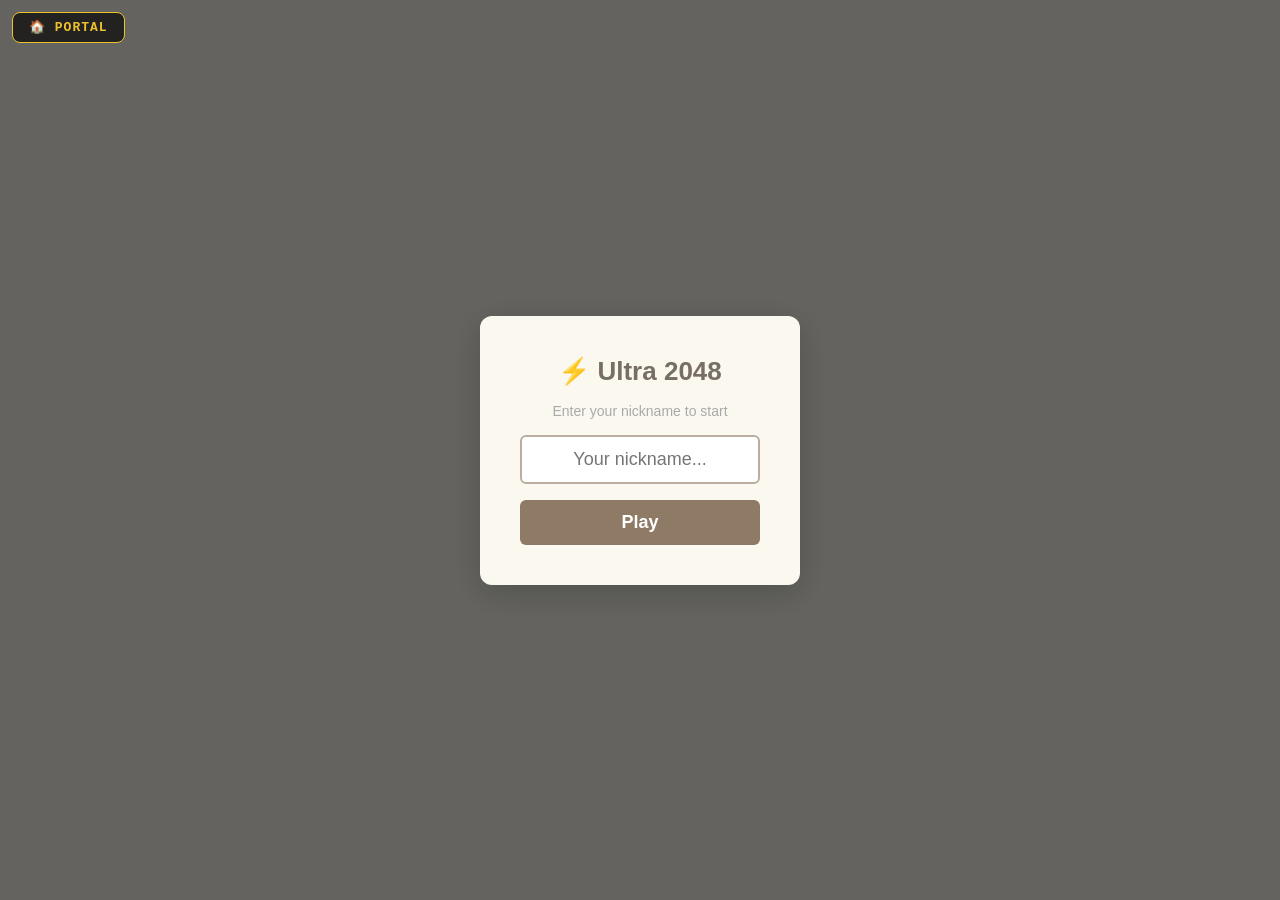
<file: 2048-game/index.html>
<!DOCTYPE html>
<html lang="en">
<head>
    <meta charset="UTF-8">
    <meta name="viewport" content="width=device-width, initial-scale=1.0">
    <title>Ultra 2048</title>
    <link rel="stylesheet" href="style.css">
    <!-- Day/Night propagation from portal -->
    <script>if(localStorage.getItem('portal_daymode')==='true')document.documentElement.setAttribute('data-daymode','true');</script>
</head>
<body>

<!-- NICKNAME OVERLAY -->
<div id="nickname-overlay">
    <div id="nickname-box">
        <h2>⚡ Ultra 2048</h2>
        <p>Enter your nickname to start</p>
        <input type="text" id="nickname-input" placeholder="Your nickname..." maxlength="16" autocomplete="off"/>
        <button id="nickname-btn">Play</button>
    </div>
</div>

<!-- MAIN -->
<div id="main" class="hidden">

    <!-- LEADERBOARD (left) -->
    <div id="leaderboard">
        <h2>🏆 Leaderboard</h2>
        <ol id="leaderboard-list"></ol>
        <a href="../game-portal/index.html" id="portal-link">← Portal</a>
    </div>

    <!-- CENTER -->
    <div id="center-col">

        <!-- HEADER -->
        <div id="header">
            <h1>Ultra 2048</h1>
            <div id="scores">
                <div class="score-box">
                    <div class="score-label">SCORE</div>
                    <div class="score-value" id="score">0</div>
                </div>
                <div class="score-box">
                    <div class="score-label">BEST</div>
                    <div class="score-value" id="best">0</div>
                </div>
                <div class="score-box coin-box">
                    <div class="score-label">COINS</div>
                    <div class="score-value" id="coins">0</div>
                </div>
                <div class="score-box level-box">
                    <div class="score-label">LEVEL</div>
                    <div class="score-value" id="level-val">1</div>
                </div>
            </div>
        </div>

        <!-- PLAYER INFO + XP BAR -->
        <div id="player-row">
            <div id="subtitle">
                Playing as: <span id="player-name"></span>
                <span id="prestige-badge"></span>
            </div>
            <div id="xp-row">
                <span id="xp-label">XP <span id="xp-val">0</span>/<span id="xp-next">100</span></span>
                <div id="xp-bar-bg"><div id="xp-bar-fill"></div></div>
            </div>
        </div>

        <!-- GAME BOARD -->
        <div id="game-board">
            <div id="grid-background"></div>
            <div id="tile-container"></div>
            <div id="message" class="hidden">
                <div id="message-text"></div>
                <button id="restart-btn">Keep Playing</button>
            </div>
            <!-- MILESTONE OVERLAY -->
            <div id="milestone-overlay" class="hidden">
                <div id="milestone-content">
                    <div id="milestone-icon">🏅</div>
                    <div id="milestone-label">LEGENDARY!</div>
                </div>
                <div id="milestone-particles"></div>
            </div>
        </div>

        <!-- ACTION BAR -->
        <div id="action-bar">
            <button id="new-game-btn">New Game</button>
            <button id="bomb-btn" class="action-btn" title="Bomb: remove a tile">💣 Bomb <span id="bomb-count">0</span></button>
            <button id="undo-btn" class="action-btn disabled" title="Undo last move (Ctrl+Z) — up to 3 undos">↩ UNDO (0)</button>
        </div>

        <!-- PRESTIGE SECTION -->
        <div id="prestige-section" class="hidden">
            <div id="prestige-info-row">
                <span id="prestige-desc">⭐ Prestige available! Reset board for a permanent coin multiplier.</span>
            </div>
            <button id="prestige-btn">⭐ PRESTIGE NOW</button>
        </div>

        <!-- SHOP -->
        <div id="shop">
            <h3>🛒 Shop</h3>
            <div id="shop-items">
                <div class="shop-item" id="shop-start-4">
                    <div class="shop-item-info">
                        <span class="shop-name">⬆️ Start at 4</span>
                        <span class="shop-desc">Tiles spawn as 4 instead of 2</span>
                    </div>
                    <button class="shop-btn" data-item="start4" data-cost="5">5 🪙</button>
                </div>
                <div class="shop-item" id="shop-big-chance">
                    <div class="shop-item-info">
                        <span class="shop-name">🎲 Big Spawn</span>
                        <span class="shop-desc">Higher chance for large tiles</span>
                    </div>
                    <button class="shop-btn" data-item="bigchance" data-cost="8">8 🪙</button>
                </div>
                <div class="shop-item" id="shop-bomb">
                    <div class="shop-item-info">
                        <span class="shop-name">💣 Bomb</span>
                        <span class="shop-desc">Remove any tile from the board</span>
                    </div>
                    <button class="shop-btn" data-item="bomb" data-cost="3">3 🪙</button>
                </div>
            </div>
        </div>

        <!-- DAILY TASKS -->
        <div id="daily-panel">
            <div id="daily-header">
                <h3>📅 Daily Tasks</h3>
                <span id="daily-reset-info">Resets at midnight</span>
            </div>
            <div id="daily-list"></div>
        </div>

    </div><!-- #center-col -->

</div><!-- #main -->

<!-- LEVEL UP POPUP -->
<div id="levelup-popup" class="hidden">
    <div id="levelup-content">
        <div id="levelup-icon">⬆️</div>
        <div id="levelup-text">LEVEL UP!</div>
        <div id="levelup-sub"></div>
    </div>
</div>

<style>
/* ── Exit Portal – Ultra 2048 ── */
#exit-portal-btn{position:fixed;top:12px;left:12px;z-index:9999;background:rgba(0,0,0,0.65);border:1px solid #edc22e;border-radius:8px;color:#edc22e;font-family:'Courier New',monospace;font-size:13px;font-weight:700;padding:8px 16px;cursor:pointer;letter-spacing:1px;backdrop-filter:blur(4px);transition:all 0.2s;line-height:1;}
#exit-portal-btn:hover{background:rgba(0,0,0,0.88);box-shadow:0 0 16px rgba(237,194,46,0.55);transform:translateY(-1px);}
#exit-confirm{position:fixed;inset:0;z-index:10000;background:rgba(0,0,0,0.8);display:flex;align-items:center;justify-content:center;backdrop-filter:blur(6px);}
#exit-confirm.hidden{display:none!important;}
#exit-confirm-box{background:rgba(14,12,4,0.98);border:2px solid #edc22e;border-radius:14px;padding:28px 32px;text-align:center;max-width:320px;width:90%;box-shadow:0 0 40px rgba(237,194,46,0.22);font-family:'Courier New',monospace;}
#exit-confirm-icon{font-size:34px;margin-bottom:10px;}
#exit-confirm-title{font-size:17px;font-weight:900;letter-spacing:3px;color:#edc22e;margin-bottom:10px;}
#exit-confirm-msg{font-size:13px;color:#94a3b8;line-height:1.6;margin-bottom:22px;}
#exit-confirm-btns{display:flex;gap:10px;}
#exit-confirm-yes{flex:1;background:rgba(239,68,68,0.12);border:1px solid rgba(239,68,68,0.45);border-radius:8px;color:#ef4444;font-family:'Courier New',monospace;font-size:12px;font-weight:700;letter-spacing:1px;padding:10px 6px;cursor:pointer;transition:all 0.2s;}
#exit-confirm-yes:hover{background:rgba(239,68,68,0.28);box-shadow:0 0 10px rgba(239,68,68,0.3);}
#exit-confirm-no{flex:1;background:rgba(237,194,46,0.1);border:1px solid #edc22e;border-radius:8px;color:#edc22e;font-family:'Courier New',monospace;font-size:12px;font-weight:700;letter-spacing:1px;padding:10px 6px;cursor:pointer;transition:all 0.2s;}
#exit-confirm-no:hover{background:rgba(237,194,46,0.22);}
</style>
<button id="exit-portal-btn">🏠 PORTAL</button>
<div id="exit-confirm" class="hidden">
  <div id="exit-confirm-box">
    <div id="exit-confirm-icon">🚪</div>
    <div id="exit-confirm-title">IESI DIN JOC?</div>
    <div id="exit-confirm-msg">Progresul curent se va salva.</div>
    <div id="exit-confirm-btns">
      <button id="exit-confirm-yes">✓ DA, IESI</button>
      <button id="exit-confirm-no">✗ CONTINUA</button>
    </div>
  </div>
</div>
<script src="../game-portal/sound-engine.js"></script>
<script src="game.js"></script>
</body>
</html>
</file>
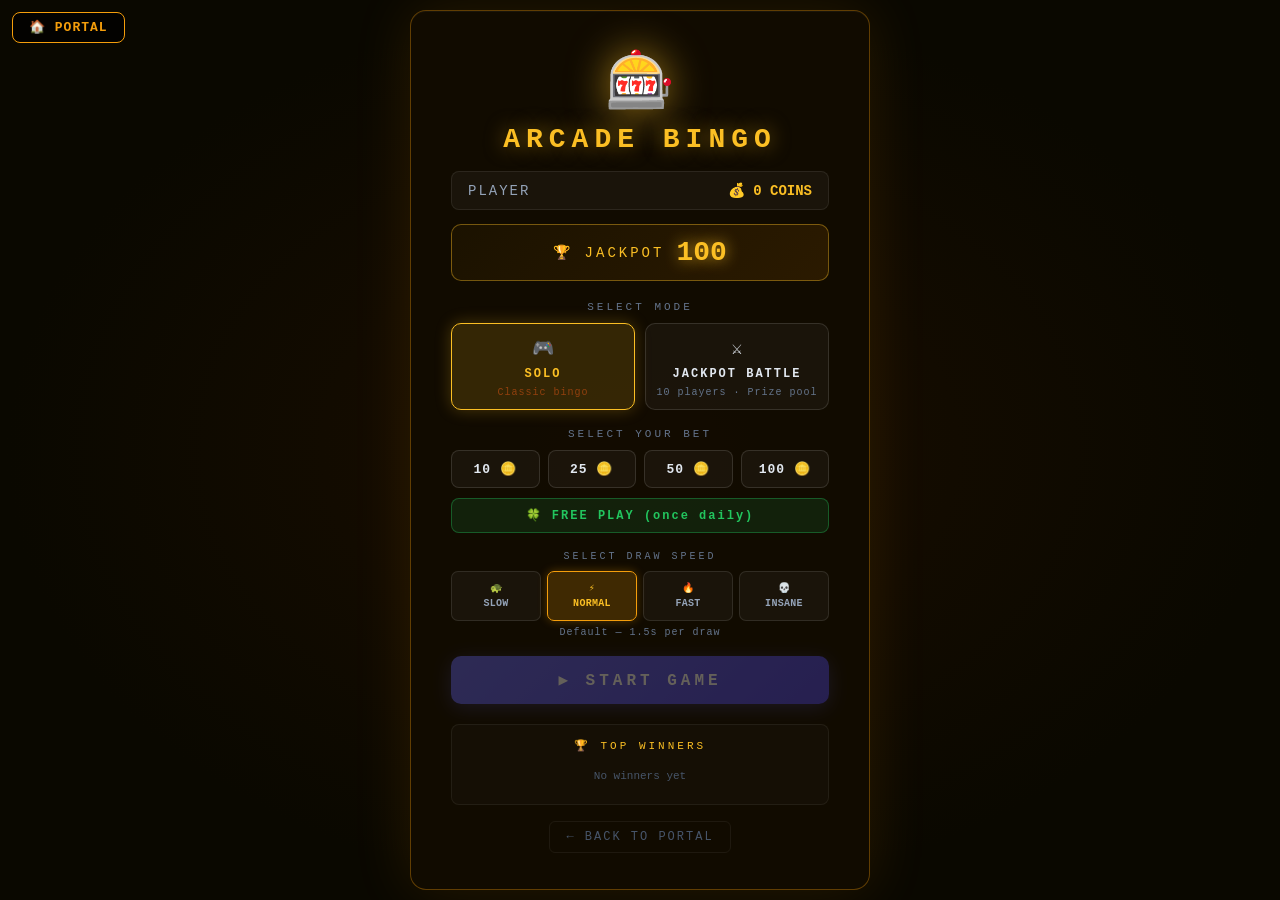
<file: bingo-game/index.html>
<!DOCTYPE html>
<html lang="en">
<head>
  <meta charset="UTF-8">
  <meta name="viewport" content="width=device-width, initial-scale=1.0">
  <title>ARCADE BINGO</title>
  <link rel="stylesheet" href="style.css">
  <!-- Day/Night propagation from portal -->
  <script>if(localStorage.getItem('portal_daymode')==='true')document.documentElement.setAttribute('data-daymode','true');</script>
  <style>html[data-daymode="true"] body { background: #1a1205 !important; }</style>
</head>
<body>

<!-- SCREEN: START -->
<div id="screen-start">
  <div id="start-box">
    <div id="start-logo">🎰</div>
    <h1>ARCADE BINGO</h1>
    <div id="player-info">
      <span id="start-name">PLAYER</span>
      <span id="start-coins">💰 0 COINS</span>
    </div>
    <div id="jackpot-display">
      <span id="jackpot-label">🏆 JACKPOT</span>
      <span id="jackpot-amount">100</span>
    </div>
    <!-- MODE SELECTION -->
    <div id="mode-select">
      <div id="mode-label">SELECT MODE</div>
      <div id="mode-btns">
        <button class="mode-btn selected" data-mode="solo">🎮<br><span>SOLO</span><small>Classic bingo</small></button>
        <button class="mode-btn" data-mode="mp">⚔️<br><span>JACKPOT BATTLE</span><small>10 players · Prize pool</small></button>
      </div>
    </div>

    <!-- SOLO SECTIONS -->
    <div id="solo-sections">
      <div id="bet-section">
        <div id="bet-label">SELECT YOUR BET</div>
        <div id="bet-buttons">
          <button class="bet-btn" data-bet="10">10 🪙</button>
          <button class="bet-btn" data-bet="25">25 🪙</button>
          <button class="bet-btn" data-bet="50">50 🪙</button>
          <button class="bet-btn" data-bet="100">100 🪙</button>
        </div>
        <button id="free-play-btn">🍀 FREE PLAY (once daily)</button>
      </div>
      <div id="speed-section">
        <div id="speed-label">SELECT DRAW SPEED</div>
        <div id="speed-buttons">
          <button class="speed-btn" data-speed="slow">🐢<br>SLOW</button>
          <button class="speed-btn selected" data-speed="normal">⚡<br>NORMAL</button>
          <button class="speed-btn" data-speed="fast">🔥<br>FAST</button>
          <button class="speed-btn" data-speed="insane">💀<br>INSANE</button>
        </div>
        <div id="speed-desc">Default — 1.5s per draw</div>
      </div>
      <div id="extra-card-offer" class="hidden">
        <label class="extra-card-label">
          <input type="checkbox" id="extra-card-check">
          🎰 Use Extra Card? (1 available — win on both!)
        </label>
      </div>
      <button id="start-game-btn" disabled>▶ START GAME</button>
    </div>

    <!-- MP ENTRY -->
    <div id="mp-start-row" class="hidden">
      <div id="mp-start-info">Battle 9 bots for the prize pool. Higher bet = better card odds!</div>
      <button id="enter-lobby-btn">⚔️ ENTER LOBBY</button>
    </div>
    <div id="start-leaderboard">
      <div class="lb-title">🏆 TOP WINNERS</div>
      <div id="start-lb-list"></div>
    </div>
    <a href="../game-portal/index.html" id="portal-back">← BACK TO PORTAL</a>
  </div>
</div>

<!-- SCREEN: GAME -->
<div id="screen-game" class="hidden">
  <div id="game-layout">

    <!-- LEFT: jackpot + history + power cards -->
    <div id="game-left">
      <div id="game-jackpot">
        <div id="gj-label">🏆 JACKPOT</div>
        <div id="gj-amount">100</div>
        <div id="jackpot-tracker" class="jt-possible">🎰 Quick JP: 30 left</div>
      </div>
      <div id="drawn-history">
        <div id="dh-label">LAST DRAWN</div>
        <div id="dh-balls"></div>
      </div>
      <div id="power-cards-panel">
        <div id="pc-label">⚡ POWER CARDS</div>
        <div id="pc-used">0/2 USED</div>
        <div id="pc-list">
          <button class="pc-btn" data-power="peek">🔍 PEEK<br><small>15 🪙</small></button>
          <button class="pc-btn" data-power="daub">✏️ DAUB<br><small>20 🪙</small></button>
          <button class="pc-btn" data-power="swap">🔄 SWAP<br><small>25 🪙</small></button>
          <button class="pc-btn" data-power="rush">⚡ RUSH<br><small>30 🪙</small></button>
          <button class="pc-btn" data-power="lucky">🍀 LUCKY<br><small>50 🪙</small></button>
        </div>
        <div id="peek-preview" class="hidden"></div>
      </div>
    </div>

    <!-- CENTER: card + current number -->
    <div id="game-center">
      <div id="current-draw">
        <div id="cd-letter">B</div>
        <div id="cd-number">--</div>
      </div>
      <div id="bingo-header">
        <span class="bh-col b-col">B</span>
        <span class="bh-col i-col">I</span>
        <span class="bh-col n-col">N</span>
        <span class="bh-col g-col">G</span>
        <span class="bh-col o-col">O</span>
      </div>
      <div id="bingo-cards-wrap">
        <div id="bingo-card-1-col">
          <div class="card-label hidden" id="card-1-label">CARD 1</div>
          <div id="bingo-card"></div>
        </div>
        <div id="bingo-card-2-col" class="hidden">
          <div class="card-label" id="card-2-label">CARD 2</div>
          <div id="bingo-card-2"></div>
        </div>
      </div>
      <div id="win-lines-display"></div>
    </div>

    <!-- RIGHT: stats + bet info -->
    <div id="game-right">
      <div id="gr-coins">
        <div id="grc-label">COINS</div>
        <div id="grc-value">0</div>
      </div>
      <div id="gr-bet">
        <div id="grb-label">BET</div>
        <div id="grb-value">0</div>
      </div>
      <div id="gr-winnings">
        <div id="grw-label">WINNINGS</div>
        <div id="grw-value">0</div>
      </div>
      <div id="gr-lines">
        <div id="grl-label">LINES</div>
        <div id="grl-value">0</div>
      </div>
      <div id="numbers-left">
        <div id="nl-label">NUMBERS LEFT</div>
        <div id="nl-value">75</div>
      </div>
      <button id="speed-toggle-btn">⚡ NORMAL</button>
      <button id="quit-btn">✕ QUIT GAME</button>
    </div>

  </div>
</div>

<!-- SCREEN: RESULT -->
<div id="screen-result" class="hidden">
  <div id="result-box">
    <div id="result-emoji">🎉</div>
    <div id="result-title">GAME OVER</div>
    <div id="result-stats">
      <div class="rs-row"><span>BET</span><span id="res-bet">0</span></div>
      <div class="rs-row"><span>WINNINGS</span><span id="res-win">0</span></div>
      <div class="rs-row highlight"><span>PROFIT</span><span id="res-profit">0</span></div>
      <div class="rs-row"><span>LINES</span><span id="res-lines">0</span></div>
    </div>
    <div id="result-jackpot-msg" class="hidden">🏆 JACKPOT WON!</div>
    <div id="result-btns">
      <button id="play-again-btn">↺ PLAY AGAIN</button>
      <button id="change-bet-btn">💰 CHANGE BET</button>
      <a href="../game-portal/index.html" id="back-portal-btn">← PORTAL</a>
    </div>
  </div>
</div>

<!-- SCREEN: LOBBY -->
<div id="screen-lobby" class="hidden">
  <div id="lobby-box">
    <div id="lobby-title">⚔️ JACKPOT BATTLE</div>
    <div id="lobby-subtitle">Choose your bet tier to enter the arena</div>

    <div id="lobby-tiers">
      <button class="tier-btn" data-tier="0">
        <span class="tier-badge">🥉</span>
        <span class="tier-name">BRONZE</span>
        <span class="tier-cost">10 🪙</span>
        <span class="tier-adv">Standard card</span>
      </button>
      <button class="tier-btn" data-tier="1">
        <span class="tier-badge">🥈</span>
        <span class="tier-name">SILVER</span>
        <span class="tier-cost">25 🪙</span>
        <span class="tier-adv">5 frequent numbers</span>
      </button>
      <button class="tier-btn" data-tier="2">
        <span class="tier-badge">🥇</span>
        <span class="tier-name">GOLD</span>
        <span class="tier-cost">50 🪙</span>
        <span class="tier-adv">10 freq + Speed +10%</span>
      </button>
      <button class="tier-btn" data-tier="3">
        <span class="tier-badge">💎</span>
        <span class="tier-name">DIAMOND</span>
        <span class="tier-cost">100 🪙</span>
        <span class="tier-adv">15 freq + Speed +20% + Peek 3</span>
      </button>
      <button class="tier-btn" data-tier="4">
        <span class="tier-badge">👑</span>
        <span class="tier-name">ROYAL</span>
        <span class="tier-cost">250 🪙</span>
        <span class="tier-adv">20 freq + Speed +30% + Peek 5 + Auto-mark</span>
      </button>
    </div>

    <div id="lobby-prize-wrap">
      <span id="lobby-prize-label">💰 PRIZE POOL</span>
      <span id="lobby-prize-val">0 🪙</span>
    </div>

    <div id="lobby-players-label">PLAYERS JOINING</div>
    <div id="lobby-players-list"></div>

    <div id="lobby-countdown-wrap" class="hidden">
      <div id="lobby-countdown-label">GAME STARTS IN</div>
      <div id="lobby-countdown">5</div>
    </div>

    <button id="lobby-back-btn">← BACK</button>
  </div>
</div>

<!-- SCREEN: MP GAME -->
<div id="screen-mp-game" class="hidden">
  <div id="mp-game-layout">

    <!-- LEFT: prize pool + draw history -->
    <div id="mp-left">
      <div id="mp-prize-pool">
        <div id="mpp-label">💰 PRIZE POOL</div>
        <div id="mpp-value">0</div>
        <div id="mpp-coins">COINS</div>
      </div>
      <div id="mp-draw-display">
        <div id="mp-cd-letter">?</div>
        <div id="mp-cd-number">--</div>
      </div>
      <div id="mp-history">
        <div id="mph-label">LAST DRAWN</div>
        <div id="mph-balls"></div>
      </div>
      <div id="mp-peek-panel" class="hidden">
        <div id="mp-peek-label">👁 NEXT DRAWS</div>
        <div id="mp-peek-balls"></div>
      </div>
      <div id="mp-your-tier"></div>
      <button id="mp-quit-btn">✕ QUIT</button>
    </div>

    <!-- CENTER: player card -->
    <div id="mp-center">
      <div id="mp-you-label">👤 YOU</div>
      <div id="mp-bingo-header">
        <span class="bh-col b-col">B</span>
        <span class="bh-col i-col">I</span>
        <span class="bh-col n-col">N</span>
        <span class="bh-col g-col">G</span>
        <span class="bh-col o-col">O</span>
      </div>
      <div id="mp-bingo-card"></div>
      <div id="mp-win-lines-display"></div>
      <div id="mp-status-bar">
        <span id="mp-numbers-left">75 left</span>
        <span id="mp-your-lines">0 lines</span>
      </div>
    </div>

    <!-- RIGHT: bot mini-cards 3×3 -->
    <div id="mp-right">
      <div id="mp-bots-label">⚔️ OPPONENTS</div>
      <div id="mp-bots-grid"></div>
    </div>

  </div>
</div>

<!-- SCREEN: MP RESULT -->
<div id="screen-mp-result" class="hidden">
  <div id="mp-result-box">
    <div id="mpr-emoji">🏆</div>
    <div id="mpr-title">BATTLE OVER</div>
    <div id="mpr-winner-banner"></div>
    <div id="mpr-stats">
      <div class="mpr-row"><span>YOUR BET</span><span id="mpr-bet">0</span></div>
      <div class="mpr-row highlight"><span>WINNINGS</span><span id="mpr-win">0</span></div>
      <div class="mpr-row"><span>YOUR LINES</span><span id="mpr-lines">0</span></div>
      <div class="mpr-row"><span>NUMBERS DRAWN</span><span id="mpr-drawn">0</span></div>
    </div>
    <div id="mpr-final-standings">
      <div id="mpr-standings-title">FINAL STANDINGS</div>
      <div id="mpr-standings-list"></div>
    </div>
    <div id="mpr-btns">
      <button id="mp-play-again-btn">↺ PLAY AGAIN</button>
      <button id="mp-change-tier-btn">💰 CHANGE TIER</button>
      <button id="mp-go-solo-btn">🎮 SOLO MODE</button>
    </div>
  </div>
</div>

<!-- OVERLAY: WIN POPUP -->
<div id="win-popup" class="hidden">
  <div id="win-popup-box">
    <div id="wp-emoji">🎉</div>
    <div id="wp-title">LINE!</div>
    <div id="wp-amount">+150 COINS</div>
  </div>
</div>

<!-- OVERLAY: JACKPOT -->
<div id="jackpot-overlay" class="hidden">
  <div id="jo-content">
    <div id="jo-title">🏆 JACKPOT! 🏆</div>
    <div id="jo-amount">500</div>
    <div id="jo-sub">COINS</div>
    <div id="jo-reason"></div>
    <div id="confetti-container"></div>
  </div>
</div>

<!-- OVERLAY: FULLHOUSE -->
<div id="fullhouse-overlay" class="hidden">
  <div id="fh-content">
    <div id="fh-text">FULL HOUSE!</div>
    <div id="fh-sub">x10 YOUR BET</div>
  </div>
</div>

<style>
/* ── Exit Portal – Bingo ── */
#exit-portal-btn{position:fixed;top:12px;left:12px;z-index:9999;background:rgba(0,0,0,0.65);border:1px solid #f59e0b;border-radius:8px;color:#f59e0b;font-family:'Courier New',monospace;font-size:13px;font-weight:700;padding:8px 16px;cursor:pointer;letter-spacing:1px;backdrop-filter:blur(4px);transition:all 0.2s;line-height:1;}
#exit-portal-btn:hover{background:rgba(0,0,0,0.88);box-shadow:0 0 16px rgba(245,158,11,0.55);transform:translateY(-1px);}
#exit-confirm{position:fixed;inset:0;z-index:10000;background:rgba(0,0,0,0.8);display:flex;align-items:center;justify-content:center;backdrop-filter:blur(6px);}
#exit-confirm.hidden{display:none!important;}
#exit-confirm-box{background:rgba(14,10,2,0.98);border:2px solid #f59e0b;border-radius:14px;padding:28px 32px;text-align:center;max-width:320px;width:90%;box-shadow:0 0 40px rgba(245,158,11,0.22);font-family:'Courier New',monospace;}
#exit-confirm-icon{font-size:34px;margin-bottom:10px;}
#exit-confirm-title{font-size:17px;font-weight:900;letter-spacing:3px;color:#f59e0b;margin-bottom:10px;}
#exit-confirm-msg{font-size:13px;color:#94a3b8;line-height:1.6;margin-bottom:22px;}
#exit-confirm-btns{display:flex;gap:10px;}
#exit-confirm-yes{flex:1;background:rgba(239,68,68,0.12);border:1px solid rgba(239,68,68,0.45);border-radius:8px;color:#ef4444;font-family:'Courier New',monospace;font-size:12px;font-weight:700;letter-spacing:1px;padding:10px 6px;cursor:pointer;transition:all 0.2s;}
#exit-confirm-yes:hover{background:rgba(239,68,68,0.28);box-shadow:0 0 10px rgba(239,68,68,0.3);}
#exit-confirm-no{flex:1;background:rgba(245,158,11,0.1);border:1px solid #f59e0b;border-radius:8px;color:#f59e0b;font-family:'Courier New',monospace;font-size:12px;font-weight:700;letter-spacing:1px;padding:10px 6px;cursor:pointer;transition:all 0.2s;}
#exit-confirm-no:hover{background:rgba(245,158,11,0.22);}
</style>
<button id="exit-portal-btn">🏠 PORTAL</button>
<div id="exit-confirm" class="hidden">
  <div id="exit-confirm-box">
    <div id="exit-confirm-icon">🚪</div>
    <div id="exit-confirm-title">IESI DIN JOC?</div>
    <div id="exit-confirm-msg">Progresul curent se va salva.</div>
    <div id="exit-confirm-btns">
      <button id="exit-confirm-yes">✓ DA, IESI</button>
      <button id="exit-confirm-no">✗ CONTINUA</button>
    </div>
  </div>
</div>
<script src="../game-portal/sound-engine.js"></script>
<script src="bingo-bg.js"></script>
<script src="game.js"></script>
</body>
</html>
</file>
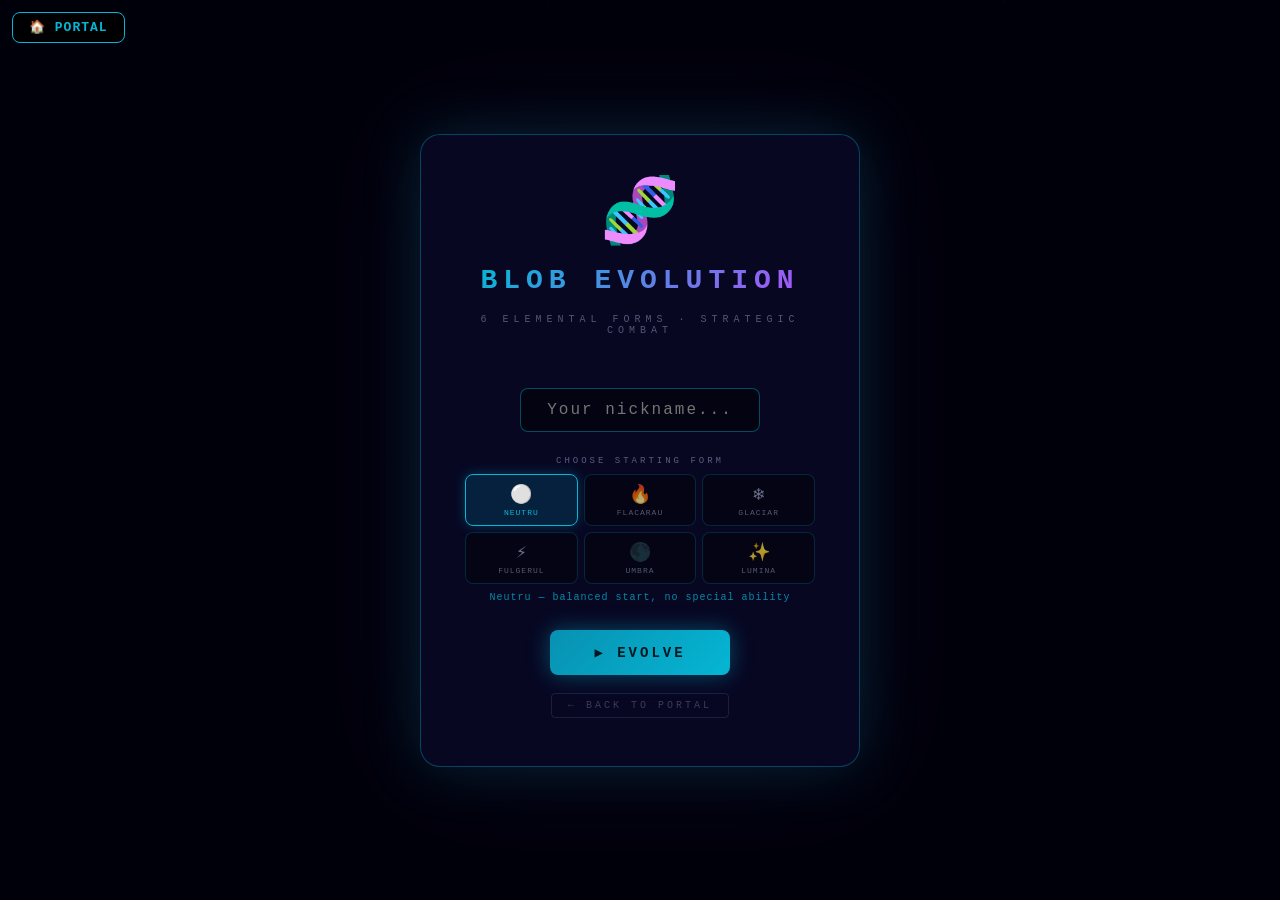
<file: blob-game/index.html>
<!DOCTYPE html>
<html lang="en">
<head>
    <meta charset="UTF-8">
    <meta name="viewport" content="width=device-width, initial-scale=1.0">
    <title>BLOB EVOLUTION</title>
    <link rel="stylesheet" href="style.css">
    <!-- Day/Night propagation from portal -->
    <script>if(localStorage.getItem('portal_daymode')==='true')document.documentElement.setAttribute('data-daymode','true');</script>
    <style>html[data-daymode="true"] body { background: #0a0a1a !important; }</style>
</head>
<body>

<canvas id="canvas"></canvas>

<!-- ══ HUD (top-left) ══ -->
<div id="hud" class="hidden">
    <div class="hud-row"><span class="hud-label">MASS</span><span class="hud-val" id="hud-mass">10</span></div>
    <div class="hud-row"><span class="hud-label">BEST</span><span class="hud-val" id="hud-best">0</span></div>
    <div class="hud-row"><span class="hud-label">TIME</span><span class="hud-val" id="hud-time">0:00</span></div>
    <div class="hud-row">
        <span class="hud-label">FORM</span>
        <span id="hud-form-emoji">⚪</span>
        <span class="hud-val form-name" id="hud-form">NEUTRU</span>
    </div>
    <div class="hud-row hidden" id="hud-prestige-row">
        <span class="hud-label">PRESTIGE</span>
        <span class="hud-val" id="hud-prestige">⭐ P1</span>
    </div>
    <div class="hud-row" id="hud-next-event-row">
        <span class="hud-label" id="hud-next-event-label">BOSS IN</span>
        <span class="hud-val" id="hud-next-event-val" style="color:#ef4444">3:00</span>
    </div>
</div>

<!-- ══ ELEMENT BAR (top-center) ══ -->
<div id="elem-bar" class="hidden">
    <div id="elem-label">ELEMENT POINTS</div>
    <div id="elem-progress-wrap"><div id="elem-progress"></div></div>
    <!-- ultra mass progress (shown when ultra is possible) -->
    <div id="ultra-mass-wrap" class="hidden">
        <div id="ultra-mass-label">⚡ ULTRA MASS</div>
        <div id="elem-progress-wrap"><div id="ultra-mass-progress"></div></div>
        <div id="ultra-mass-count">0 / 500</div>
    </div>
    <div id="elem-count">0 / 50</div>
</div>

<!-- ══ WEAKNESS / STRENGTH (top-right) ══ -->
<div id="ws-panel" class="hidden">
    <div id="ws-weak" class="ws-row hidden">
        <span class="ws-icon">⚠️</span>
        <span class="ws-text">WEAK VS <span id="ws-weak-name"></span></span>
    </div>
    <div id="ws-strong" class="ws-row hidden">
        <span class="ws-icon">💪</span>
        <span class="ws-text">STRONG VS <span id="ws-strong-name"></span></span>
    </div>
</div>

<!-- ══ LEADERBOARD HUD (right) ══ -->
<div id="hud-lb" class="hidden">
    <div class="hud-lb-title">⚡ TOP BLOBS</div>
    <div id="lb-entries"></div>
</div>

<!-- ══ ABILITY BAR (bottom-center) ══ -->
<div id="ability-bar" class="hidden">
    <div id="ability-icon">—</div>
    <div id="ability-info">
        <div id="ability-name">NO ABILITY</div>
        <div id="ability-hint">F / CLICK TO USE</div>
    </div>
    <div id="cooldown-wrap">
        <svg id="cooldown-svg" viewBox="0 0 44 44">
            <circle cx="22" cy="22" r="18" fill="none" stroke="rgba(255,255,255,0.08)" stroke-width="4"/>
            <circle id="cooldown-arc" cx="22" cy="22" r="18" fill="none" stroke="#4ade80" stroke-width="4"
                stroke-dasharray="113.1" stroke-dashoffset="0" stroke-linecap="round"
                transform="rotate(-90 22 22)"/>
        </svg>
        <span id="cooldown-text">READY</span>
    </div>
</div>

<!-- ══ PAUSE ══ -->
<div id="pause-screen" class="hidden">
    <div class="screen-box">
        <div class="screen-title">⏸ PAUSED</div>
        <button class="screen-btn" id="resume-btn">▶ RESUME</button>
        <a href="../game-portal/index.html" class="portal-back">← PORTAL</a>
    </div>
</div>

<!-- ══ START OVERLAY ══ -->
<div id="overlay">
    <div class="overlay-box">
        <div class="ov-emoji">🧬</div>
        <h1>BLOB EVOLUTION</h1>
        <p class="ov-sub">6 ELEMENTAL FORMS · STRATEGIC COMBAT</p>
        <div class="ov-best-row" id="ov-best-row"></div>
        <input type="text" id="nick-input" placeholder="Your nickname..." maxlength="16" autocomplete="off"/>

        <!-- Form Selector -->
        <div id="form-selector">
            <div class="form-sel-label">CHOOSE STARTING FORM</div>
            <div id="form-sel-grid">
                <button class="form-sel-btn" data-form="neutru"   title="Neutru — no ability, balanced">⚪<span>NEUTRU</span></button>
                <button class="form-sel-btn" data-form="flacarau" title="Flacarau — Fire Trail (burns enemies)">🔥<span>FLACARAU</span></button>
                <button class="form-sel-btn" data-form="glaciar"  title="Glaciar — Freeze Pulse (slows all nearby)">❄️<span>GLACIAR</span></button>
                <button class="form-sel-btn" data-form="fulgerul" title="Fulgerul — Teleport (random warp)">⚡<span>FULGERUL</span></button>
                <button class="form-sel-btn" data-form="umbra"    title="Umbra — Invisible (4 seconds)">🌑<span>UMBRA</span></button>
                <button class="form-sel-btn" data-form="lumina"   title="Lumina — Attract (pull nearby crystals)">✨<span>LUMINA</span></button>
            </div>
            <div id="form-sel-desc">Neutru — balanced start, no special ability</div>
        </div>

        <button id="start-btn">▶ EVOLVE</button>
        <a href="../game-portal/index.html" class="portal-back">← BACK TO PORTAL</a>
    </div>
</div>

<!-- ══ GAME OVER ══ -->
<div id="gameover" class="hidden">
    <div class="overlay-box">
        <div class="ov-emoji dead">💀</div>
        <h1>ELIMINATED</h1>
        <div class="go-stats">
            <div class="go-stat"><span class="go-label">MAX MASS</span><span class="go-val" id="go-mass">0</span></div>
            <div class="go-stat"><span class="go-label">FINAL FORM</span><span class="go-val" id="go-form">—</span></div>
            <div class="go-stat"><span class="go-label">TIME</span><span class="go-val" id="go-time">0:00</span></div>
            <div class="go-stat"><span class="go-label">EATEN</span><span class="go-val" id="go-eaten">0</span></div>
        </div>
        <div id="go-newbest" class="hidden">🏆 NEW BEST!</div>
        <button id="play-again-btn">↺ PLAY AGAIN</button>
        <a href="../game-portal/index.html" class="portal-back">← PORTAL</a>
    </div>
</div>

<!-- ══ EVOLUTION FLASH ══ -->
<div id="evo-flash" class="hidden">
    <div id="evo-text">EVOLVED!</div>
    <div id="evo-form-name"></div>
</div>

<!-- ══ BOSS HP BAR (top-center, below elem-bar) ══ -->
<div id="boss-hpbar" class="hidden">
    <span id="boss-form-icon">🔥</span>
    <div id="boss-hp-inner">
        <div id="boss-hp-name">BOSS ELEMENTAL</div>
        <div id="boss-hp-wrap"><div id="boss-hp-fill"></div></div>
        <div id="boss-hp-hits">❤️❤️❤️</div>
    </div>
</div>

<!-- ══ EVENT BANNER ══ -->
<div id="event-banner" class="hidden">
    <div id="event-banner-text">⚠️ VORTEX FORMING!</div>
</div>

<!-- ══ QUEST PANEL (bottom-left) ══ -->
<div id="quest-panel" class="hidden">
    <div id="quest-panel-title">📋 DAILY QUESTS</div>
    <div id="quest-list"></div>
</div>

<!-- ══ PRESTIGE BUTTON ══ -->
<div id="prestige-btn-wrap" class="hidden">
    <button id="prestige-btn">⭐ PRESTIGE NOW</button>
</div>

<!-- ══ PRESTIGE POPUP ══ -->
<div id="prestige-popup" class="hidden">
    <div id="prestige-popup-box">
        <div id="prestige-popup-icon">⭐</div>
        <div id="prestige-popup-title">PRESTIGE</div>
        <div id="prestige-popup-desc">Reset to mass 10. Gain permanent XP multiplier &amp; badge!</div>
        <div id="prestige-rewards"></div>
        <div id="prestige-popup-btns">
            <button id="prestige-confirm">✓ PRESTIGE!</button>
            <button id="prestige-cancel">✗ CANCEL</button>
        </div>
    </div>
</div>

<!-- ══ ACHIEVEMENT POPUP (bottom-right) ══ -->
<div id="ach-popup" class="hidden">
    <div id="ach-popup-icon">🏆</div>
    <div id="ach-popup-content">
        <div id="ach-popup-label">ACHIEVEMENT!</div>
        <div id="ach-popup-name">Name</div>
    </div>
    <div id="ach-popup-xp">+200 XP</div>
</div>

<!-- ══ ULTRA AVAILABLE INDICATOR ══ -->
<div id="ultra-avail" class="hidden">⚡ ULTRA FORM READY — PRESS [E]</div>

<!-- ══ GAME FLASH ══ -->
<div id="game-flash"></div>

<!-- ══ MINIMAP ══ -->
<canvas id="minimap" class="hidden"></canvas>

<style>
/* ── Exit Portal – Blob Evolution ── */
#exit-portal-btn{position:fixed;top:12px;left:12px;z-index:9999;background:rgba(0,0,0,0.65);border:1px solid #06b6d4;border-radius:8px;color:#06b6d4;font-family:'Courier New',monospace;font-size:13px;font-weight:700;padding:8px 16px;cursor:pointer;letter-spacing:1px;backdrop-filter:blur(4px);transition:all 0.2s;line-height:1;}
#exit-portal-btn:hover{background:rgba(0,0,0,0.88);box-shadow:0 0 16px rgba(6,182,212,0.55);transform:translateY(-1px);}
#exit-confirm{position:fixed;inset:0;z-index:10000;background:rgba(0,0,0,0.8);display:flex;align-items:center;justify-content:center;backdrop-filter:blur(6px);}
#exit-confirm.hidden{display:none!important;}
#exit-confirm-box{background:rgba(2,12,14,0.98);border:2px solid #06b6d4;border-radius:14px;padding:28px 32px;text-align:center;max-width:320px;width:90%;box-shadow:0 0 40px rgba(6,182,212,0.22);font-family:'Courier New',monospace;}
#exit-confirm-icon{font-size:34px;margin-bottom:10px;}
#exit-confirm-title{font-size:17px;font-weight:900;letter-spacing:3px;color:#06b6d4;margin-bottom:10px;}
#exit-confirm-msg{font-size:13px;color:#94a3b8;line-height:1.6;margin-bottom:22px;}
#exit-confirm-btns{display:flex;gap:10px;}
#exit-confirm-yes{flex:1;background:rgba(239,68,68,0.12);border:1px solid rgba(239,68,68,0.45);border-radius:8px;color:#ef4444;font-family:'Courier New',monospace;font-size:12px;font-weight:700;letter-spacing:1px;padding:10px 6px;cursor:pointer;transition:all 0.2s;}
#exit-confirm-yes:hover{background:rgba(239,68,68,0.28);box-shadow:0 0 10px rgba(239,68,68,0.3);}
#exit-confirm-no{flex:1;background:rgba(6,182,212,0.1);border:1px solid #06b6d4;border-radius:8px;color:#06b6d4;font-family:'Courier New',monospace;font-size:12px;font-weight:700;letter-spacing:1px;padding:10px 6px;cursor:pointer;transition:all 0.2s;}
#exit-confirm-no:hover{background:rgba(6,182,212,0.22);}
</style>
<button id="exit-portal-btn">🏠 PORTAL</button>
<div id="exit-confirm" class="hidden">
  <div id="exit-confirm-box">
    <div id="exit-confirm-icon">🚪</div>
    <div id="exit-confirm-title">IESI DIN JOC?</div>
    <div id="exit-confirm-msg">Progresul curent se va salva.</div>
    <div id="exit-confirm-btns">
      <button id="exit-confirm-yes">✓ DA, IESI</button>
      <button id="exit-confirm-no">✗ CONTINUA</button>
    </div>
  </div>
</div>
<script src="../game-portal/sound-engine.js"></script>
<script src="game.js"></script>
</body>
</html>
</file>
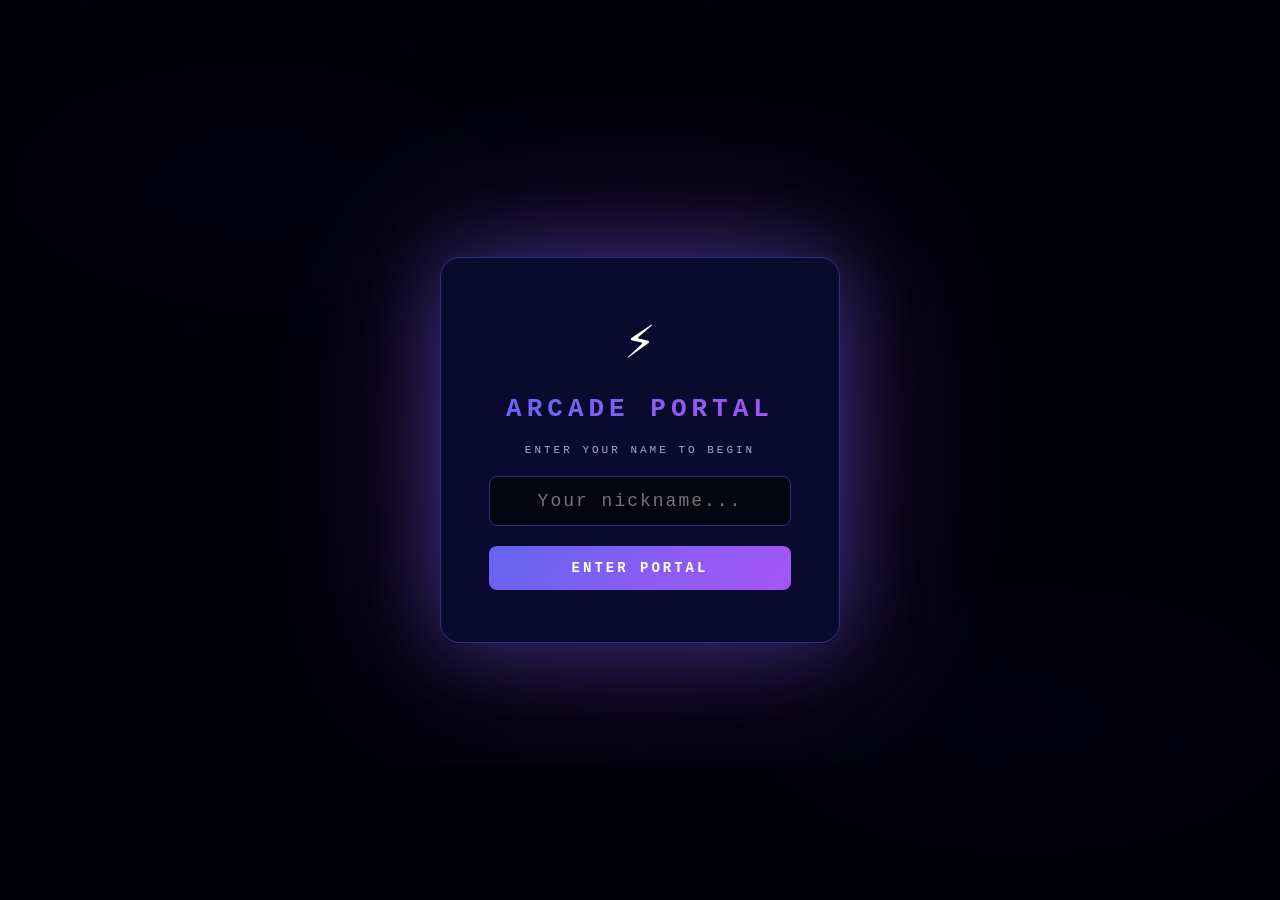
<file: game-portal/index.html>
<!DOCTYPE html>
<html lang="en" data-theme="galaxy">
<head>
    <meta charset="UTF-8">
    <meta name="viewport" content="width=device-width, initial-scale=1.0, viewport-fit=cover">
    <title>ARCADE PORTAL — 6 Games · 1 Identity</title>

    <!-- PWA -->
    <link rel="manifest" href="manifest.json">
    <meta name="theme-color" content="#6366f1">
    <meta name="mobile-web-app-capable" content="yes">
    <meta name="apple-mobile-web-app-capable" content="yes">
    <meta name="apple-mobile-web-app-status-bar-style" content="black-translucent">
    <meta name="apple-mobile-web-app-title" content="ARCADE">
    <link rel="apple-touch-icon" href="icon.svg">
    <link rel="icon" type="image/svg+xml" href="icon.svg">

    <!-- SEO / Social -->
    <meta name="description" content="6 handcrafted browser games — Snake, Ultra 2048, Void Shift, Blob Evolution, Bingo and Tower Rush. 1 unified identity. Infinite competition.">
    <meta property="og:title" content="ARCADE PORTAL">
    <meta property="og:description" content="6 games. 1 identity. Infinite competition. Play now!">
    <meta property="og:type" content="website">
    <meta name="twitter:card" content="summary">
    <meta name="twitter:title" content="ARCADE PORTAL">
    <meta name="twitter:description" content="6 handcrafted browser games. Play free!">

    <link rel="stylesheet" href="style.css">
</head>
<body>

<!-- ══════════════════ NICKNAME OVERLAY ══════════════════ -->
<div id="nickname-overlay">
    <div class="overlay-box">
        <div class="overlay-logo">⚡</div>
        <h2>ARCADE PORTAL</h2>
        <p>ENTER YOUR NAME TO BEGIN</p>
        <input type="text" id="nickname-input" placeholder="Your nickname..." maxlength="16" autocomplete="off"/>
        <button id="nickname-btn">ENTER PORTAL</button>
    </div>
</div>

<!-- ══════════════════ DAILY REWARD POPUP ══════════════════ -->
<div id="daily-popup" class="hidden">
    <div id="daily-box">
        <div id="daily-streak">🔥 DAY <span id="dr-streak-num">1</span> STREAK!</div>
        <div id="daily-title">DAILY REWARD</div>
        <div id="daily-icon">🎁</div>
        <div id="daily-rewards-row">
            <div class="dr-reward-chip">+<span id="dr-xp">10</span> XP</div>
            <div class="dr-reward-chip coins">+<span id="dr-coins">5</span> 🪙</div>
        </div>
        <div id="dr-mult" class="hidden"></div>
        <div id="dr-special" class="hidden">🌟 SPECIAL STREAK BONUS!</div>
        <button id="dr-claim-btn">🎁 CLAIM!</button>
        <div id="dr-next">Next reward tomorrow</div>
    </div>
</div>

<!-- ══════════════════ APP ══════════════════ -->
<div id="app" class="hidden">

    <!-- NAV -->
    <nav id="nav">
        <div id="nav-logo">⚡ ARCADE</div>
        <div id="nav-links">
            <button class="nav-btn active" data-page="home">🏠 HOME</button>
            <button class="nav-btn" data-page="profile">👤 PROFILE</button>
            <button class="nav-btn" data-page="achievements">🏆 ACHIEVEMENTS</button>
            <button class="nav-btn" data-page="stats">📊 STATS</button>
            <button class="nav-btn shop-nav-btn" data-page="shop">🛒 SHOP</button>
            <button class="nav-btn" data-page="settings">⚙️ SETTINGS</button>
        </div>
        <button id="nav-hamburger" onclick="toggleMobileNav()">☰</button>
        <div id="nav-player">
            <button id="pwa-install-btn" class="hidden" title="Install as App" onclick="triggerPWAInstall()">📲 INSTALL</button>
            <button id="mute-btn" title="Toggle sound" onclick="toggleNavMute()">🔊</button>
            <button id="daynight-btn" title="Toggle Day / Night">🌙</button>
            <div id="notif-wrap">
                <button id="notif-bell" onclick="toggleNotifDropdown()">🔔<span id="notif-badge" class="notif-badge hidden">0</span></button>
                <div id="notif-dropdown" class="hidden">
                    <div id="notif-header">
                        <span>🔔 NOTIFICATIONS</span>
                        <button id="notif-mark-read-btn">Mark all read</button>
                    </div>
                    <div id="notif-list"></div>
                </div>
            </div>
            <span id="nav-avatar">🎮</span>
            <span id="nav-name">...</span>
            <span id="nav-level" class="level-badge">LVL 1</span>
            <span id="nav-xp-boost" class="xp-boost-badge hidden">⚡ 2× XP</span>
            <span id="nav-coins" class="nav-coins-badge">0 🪙</span>
        </div>
    </nav>

    <!-- ══ PAGE: HOME ══ -->
    <div id="page-home" class="page active">

        <!-- ══ EPIC HERO ══ -->
        <div id="home-hero">
            <div class="hero-eyebrow">⚡ ARCADE PORTAL</div>
            <h1 id="home-hero-title">
                <span class="ht-line1">PLAY.</span>
                <span class="ht-line2">EVOLVE.</span>
                <span class="ht-line3">DOMINATE.</span>
            </h1>
            <p id="home-hero-sub">6 handcrafted games · 1 unified identity · infinite competition</p>
            <div id="home-hero-chips">
                <div class="hero-chip">🎮 <span id="hchip-games-val">0</span> GAMES PLAYED</div>
                <div class="hero-chip">🏆 <span id="hchip-ach-val">0</span> ACHIEVEMENTS</div>
                <div class="hero-chip gold">🪙 <span id="hchip-coins-val">0</span> COINS</div>
            </div>
        </div>

        <!-- ══ GAMES GRID ══ -->
        <div class="section-divider"><span class="section-divider-text">🎮 CHOOSE YOUR GAME</span></div>

        <div id="games-grid">

            <div class="game-card snake" onclick="openGame('snake')">
                <div class="card-glow"></div>
                <div class="game-tag">CLASSIC</div>
                <div class="game-emoji">🐍</div>
                <div class="game-title">SNAKE</div>
                <div class="game-desc">Classic snake reimagined.<br>Eat, grow, survive.<br>Power-ups &amp; new modes!</div>
                <div class="game-stats">
                    <div class="stat">
                        <span class="stat-label">BEST</span>
                        <span class="stat-value" id="snake-best">0</span>
                    </div>
                    <div class="stat">
                        <span class="stat-label">GAMES</span>
                        <span class="stat-value" id="snake-games">0</span>
                    </div>
                </div>
                <button class="play-btn">▶ PLAY</button>
            </div>

            <div class="game-card ultra" onclick="openGame('ultra')">
                <div class="card-glow"></div>
                <div class="game-tag">PUZZLE</div>
                <div class="game-emoji">🔢</div>
                <div class="game-title">ULTRA 2048</div>
                <div class="game-desc">6×6 grid. Infinite tiles.<br>Shop, combos, prestige.<br>Merge to the cosmos!</div>
                <div class="game-stats">
                    <div class="stat">
                        <span class="stat-label">BEST</span>
                        <span class="stat-value" id="ultra-best">0</span>
                    </div>
                    <div class="stat">
                        <span class="stat-label">COINS</span>
                        <span class="stat-value" id="ultra-coins">0</span>
                    </div>
                </div>
                <button class="play-btn">▶ PLAY</button>
            </div>

            <div class="game-card void" onclick="openGame('void')">
                <div class="card-glow"></div>
                <div class="game-tag">STRATEGY</div>
                <div class="game-emoji">⚡</div>
                <div class="game-title">VOID SHIFT</div>
                <div class="game-desc">Control forces of the void.<br>Chain merges &amp; reactions.<br>Reach COSMOS!</div>
                <div class="game-stats">
                    <div class="stat">
                        <span class="stat-label">BEST</span>
                        <span class="stat-value" id="void-best">0</span>
                    </div>
                    <div class="stat">
                        <span class="stat-label">LEVEL</span>
                        <span class="stat-value" id="void-level">1</span>
                    </div>
                </div>
                <button class="play-btn">▶ PLAY</button>
            </div>

            <div class="game-card blob" onclick="openGame('blob')">
                <div class="card-glow"></div>
                <div class="game-tag">ACTION</div>
                <div class="game-emoji">🧬</div>
                <div class="game-title">BLOB EVOLUTION</div>
                <div class="game-desc">Evolveaza prin forme elementale.<br>Abilitati unice &amp; slabiciuni strategice.<br>6 forme · Combate epic!</div>
                <div class="game-stats">
                    <div class="stat">
                        <span class="stat-label">BEST MASS</span>
                        <span class="stat-value" id="blob-best">0</span>
                    </div>
                    <div class="stat">
                        <span class="stat-label">GAMES</span>
                        <span class="stat-value" id="blob-games">0</span>
                    </div>
                </div>
                <button class="play-btn">▶ PLAY</button>
            </div>

            <div class="game-card bingo" onclick="openGame('bingo')">
                <div class="card-glow"></div>
                <div class="game-tag">LUCK</div>
                <div class="game-emoji">🎰</div>
                <div class="game-title">ARCADE BINGO</div>
                <div class="game-desc">Bet coins, win big.<br>Power cards &amp; jackpots!<br>Full house = JACKPOT!</div>
                <div class="game-stats">
                    <div class="stat">
                        <span class="stat-label">COINS WON</span>
                        <span class="stat-value" id="bingo-best">0</span>
                    </div>
                    <div class="stat">
                        <span class="stat-label">GAMES</span>
                        <span class="stat-value" id="bingo-games">0</span>
                    </div>
                </div>
                <button class="play-btn">▶ PLAY</button>
            </div>

            <div class="game-card tower" onclick="openGame('tower')">
                <div class="card-glow"></div>
                <div class="game-tag">DEFENSE</div>
                <div class="game-emoji">🏰</div>
                <div class="game-title">TOWER RUSH</div>
                <div class="game-desc">Build elemental towers.<br>Defend your base.<br>Survive 10 waves!</div>
                <div class="game-stats">
                    <div class="stat">
                        <span class="stat-label">BEST WAVE</span>
                        <span class="stat-value" id="tower-best">0</span>
                    </div>
                    <div class="stat">
                        <span class="stat-label">KILLS</span>
                        <span class="stat-value" id="tower-kills">0</span>
                    </div>
                </div>
                <button class="play-btn">▶ PLAY</button>
            </div>

        </div>

        <!-- ══ EVENTS & ACTIVITY ══ -->
        <div class="section-divider" style="margin-top:40px"><span class="section-divider-text">📅 EVENTS &amp; ACTIVITY</span></div>

        <!-- SEASONAL BANNER -->
        <div id="seasonal-banner" class="hidden"></div>

        <!-- WEEKLY CROSS-GAME EVENT BANNER -->
        <div id="weekly-event-banner" class="hidden"></div>

        <!-- EVENT BANNER -->
        <div id="event-section" class="hidden">
            <div id="event-header">
                <div id="event-icon-title">
                    <span id="event-icon">🌟</span>
                    <div>
                        <div id="event-name">SUMMER SCORCHER</div>
                        <div id="event-timer-label">Event ends in <span id="event-timer">—</span></div>
                    </div>
                </div>
                <div id="event-shards-display">
                    <span id="event-shards-count">0</span>
                    <span id="event-shard-icon">🔮</span>
                    <span id="event-shards-label">SHARDS</span>
                </div>
            </div>
            <div id="event-quests-row"></div>
            <div id="event-reward-row">
                <div id="event-reward-label">🏆 GRAND REWARD at <span id="event-goal-num">15</span> shards:</div>
                <div id="event-reward-display"></div>
                <div id="event-progress-bar-wrap"><div id="event-progress-bar"></div></div>
            </div>
        </div>

        <!-- SPIN BUTTON (shows when spin available) -->
        <div id="spin-cta" class="hidden" onclick="openSpinWheel()">
            <div id="spin-cta-anim">🎰</div>
            <div id="spin-cta-text">
                <div id="spin-cta-title">DAILY SPIN READY!</div>
                <div id="spin-cta-sub">Spin the wheel for coins, XP &amp; more</div>
            </div>
            <button id="spin-cta-btn">SPIN NOW →</button>
        </div>

        <!-- LOGIN STREAK WIDGET -->
        <div id="streak-widget" class="hidden">
            <div id="streak-widget-header">
                <span id="streak-fire">🔥</span>
                <span id="streak-widget-count">1 Day Streak</span>
                <span id="streak-next-label"></span>
            </div>
            <div id="streak-days-row"></div>
        </div>

        <div id="leaderboard-section">
            <h2 class="section-title">🏆 LEADERBOARD</h2>
            <div id="lb-tabs">
                <button class="lb-tab active-snake" data-game="snake">🐍 SNAKE</button>
                <button class="lb-tab" data-game="ultra">🔢 ULTRA 2048</button>
                <button class="lb-tab" data-game="void">⚡ VOID SHIFT</button>
                <button class="lb-tab" data-game="blob">🧬 BLOB EVO</button>
                <button class="lb-tab" data-game="bingo">🎰 BINGO</button>
            </div>
            <div id="lb-table"></div>
        </div>

        <!-- DAILY CHALLENGES -->
        <div id="daily-challenges-section">
            <div id="dc-header">
                <h2 class="section-title">🎯 DAILY CHALLENGES</h2>
                <div id="dc-reset-info">Resets at midnight</div>
            </div>
            <div id="daily-challenges-grid"></div>
        </div>

        <!-- WEEKLY PROGRESS -->
        <div id="weekly-progress-section">
            <div id="wp-header">
                <h2 class="section-title">📅 YOUR WEEK</h2>
                <div id="wp-week-label"></div>
            </div>
            <div id="weekly-progress-content"></div>
        </div>

        <!-- PORTAL SHOP CTA -->
        <div id="shop-cta" onclick="navigate('shop')">
            <div id="shop-cta-left">
                <div id="shop-cta-title">🛒 PORTAL SHOP</div>
                <div id="shop-cta-sub">XP Boosts · Revives · Extra Cards · Random Tiles</div>
            </div>
            <button id="shop-cta-btn">OPEN SHOP →</button>
        </div>

    </div>

    <!-- ══ PAGE: PROFILE ══ -->
    <div id="page-profile" class="page">
        <div id="profile-header">
            <div id="profile-avatar-wrap">
                <div id="profile-avatar">🎮</div>
                <button id="change-avatar-btn" onclick="openAvatarModal()">CHANGE</button>
            </div>
            <div id="profile-info">
                <h2 id="profile-name">...</h2>
                <div id="streak-row" class="hidden">
                    <span id="streak-display"></span>
                </div>
                <div id="level-row">
                    <span id="level-text">LEVEL 1</span>
                    <span id="xp-text">0 / 100 XP</span>
                </div>
                <div id="xp-bar-bg"><div id="xp-bar"></div></div>
                <div id="profile-badges"></div>
            </div>
        </div>
        <div id="profile-stats-grid"></div>
        <div id="recent-ach-section">
            <h3 class="section-title">RECENT ACHIEVEMENTS</h3>
            <div id="recent-ach-list"></div>
        </div>

        <!-- FRIENDS SECTION -->
        <div id="friends-section">
            <h3 class="section-title" style="margin-top:36px">👥 FRIENDS</h3>
            <div id="friend-code-box">
                <div class="fc-label">YOUR FRIEND CODE</div>
                <div id="friend-code-display">—</div>
                <button id="copy-code-btn">📋 COPY CODE</button>
                <div id="fc-hint">Share this code so friends can add you!</div>
            </div>
            <div id="add-friend-box">
                <input type="text" id="friend-code-input" placeholder="Enter friend code (e.g. MIHAI-4829)" maxlength="22" autocomplete="off"/>
                <button id="add-friend-btn">+ ADD</button>
            </div>
            <div id="friends-list"></div>
        </div>
    </div>

    <!-- ══ PAGE: ACHIEVEMENTS ══ -->
    <div id="page-achievements" class="page">
        <div class="page-hero">
            <h2 class="hero-title" style="font-size:32px">🏆 ACHIEVEMENTS</h2>
            <div id="ach-progress-global"></div>
        </div>
        <div id="ach-filter">
            <button class="ach-filter-btn active" data-cat="all">ALL</button>
            <button class="ach-filter-btn" data-cat="global">🌍 GLOBAL</button>
            <button class="ach-filter-btn" data-cat="snake">🐍 SNAKE</button>
            <button class="ach-filter-btn" data-cat="ultra">🔢 ULTRA 2048</button>
            <button class="ach-filter-btn" data-cat="void">⚡ VOID SHIFT</button>
            <button class="ach-filter-btn" data-cat="blob">🧬 BLOB EVO</button>
            <button class="ach-filter-btn" data-cat="bingo">🎰 BINGO</button>
            <button class="ach-filter-btn" data-cat="tower">🏰 TOWER</button>
        </div>
        <div id="ach-grid"></div>
    </div>

    <!-- ══ PAGE: STATS ══ -->
    <div id="page-stats" class="page">
        <div class="page-hero">
            <h2 class="hero-title" style="font-size:32px">📊 STATISTICS</h2>
            <p class="hero-sub">YOUR COMPLETE ARCADE HISTORY</p>
        </div>
        <div id="stats-overview-cards"></div>
        <div id="stats-per-game-section">
            <h3 class="section-title" style="margin:28px 0 16px">PER GAME BREAKDOWN</h3>
            <div id="stats-per-game-grid"></div>
        </div>
        <div id="stats-records-section">
            <h3 class="section-title" style="margin:28px 0 16px">🏆 PERSONAL RECORDS</h3>
            <div id="stats-records-table"></div>
        </div>
    </div>

    <!-- ══ PAGE: SHOP ══ -->
    <div id="page-shop" class="page">
        <div class="page-hero">
            <h2 class="hero-title" style="font-size:32px">🛒 PORTAL SHOP</h2>
            <p class="hero-sub">SPEND YOUR COINS · POWER UP YOUR GAMES</p>
        </div>
        <div id="shop-balance-row">
            <span class="shop-bal-label">YOUR BALANCE</span>
            <span id="shop-balance-val">0 🪙</span>
        </div>
        <div id="shop-lvl-mult"></div>
        <div id="portal-shop-grid"></div>
    </div>

    <!-- ══ PAGE: SETTINGS ══ -->
    <div id="page-settings" class="page">
        <h2 class="section-title" style="margin-bottom:32px">⚙️ SETTINGS</h2>

        <div class="settings-section">
            <h3 class="settings-label">DISPLAY</h3>
            <div class="daymode-setting-row">
                <div class="daymode-setting-info">
                    <div class="daymode-setting-title">DAY / NIGHT MODE</div>
                    <div class="daymode-setting-sub">Switch between warm daytime and cool night theme.<br>Applies on top of your selected colour theme.</div>
                </div>
                <label class="toggle-switch">
                    <input type="checkbox" id="daymode-toggle">
                    <span class="toggle-slider"></span>
                </label>
            </div>
            <div class="daymode-previews">
                <div class="daymode-preview night-preview">
                    <div class="dp-swatch" style="background:#050510"></div>
                    <div class="dp-swatch" style="background:#6366f1"></div>
                    <div class="dp-swatch" style="background:#0a0a2e"></div>
                    <span class="dp-label">🌙 NIGHT</span>
                </div>
                <div class="daymode-preview day-preview">
                    <div class="dp-swatch" style="background:#f5edd8"></div>
                    <div class="dp-swatch" style="background:#c47820"></div>
                    <div class="dp-swatch" style="background:#ffffff"></div>
                    <span class="dp-label">☀️ DAY</span>
                </div>
            </div>
        </div>

        <div class="settings-section">
            <h3 class="settings-label">THEME</h3>
            <div id="theme-picker">
                <div class="theme-option active" data-theme="galaxy">
                    <div class="theme-preview">
                        <div class="tp-swatch" style="background:linear-gradient(135deg,#6366f1,#a855f7)"></div>
                        <div class="tp-swatch" style="background:#050510"></div>
                        <div class="tp-swatch" style="background:#06b6d4"></div>
                    </div>
                    <span class="theme-name">GALAXY</span>
                    <span class="theme-sub">Dark violet cosmos</span>
                </div>
                <div class="theme-option" data-theme="neon">
                    <div class="theme-preview">
                        <div class="tp-swatch" style="background:#00ff41"></div>
                        <div class="tp-swatch" style="background:#000000"></div>
                        <div class="tp-swatch" style="background:#00ffaa"></div>
                    </div>
                    <span class="theme-name">NEON</span>
                    <span class="theme-sub">Black + electric green</span>
                </div>
                <div class="theme-option" data-theme="sakura">
                    <div class="theme-preview">
                        <div class="tp-swatch" style="background:#ff6b9d"></div>
                        <div class="tp-swatch" style="background:#0d0008"></div>
                        <div class="tp-swatch" style="background:#ffccd5"></div>
                    </div>
                    <span class="theme-name">SAKURA</span>
                    <span class="theme-sub">Japanese pink blossom</span>
                </div>
            </div>
        </div>

        <div class="settings-section">
            <h3 class="settings-label">NICKNAME</h3>
            <div class="settings-row">
                <input type="text" id="settings-nickname" maxlength="16" autocomplete="off"/>
                <button id="save-nickname-btn">SAVE</button>
            </div>
        </div>

        <div class="settings-section">
            <h3 class="settings-label">AVATAR</h3>
            <div id="settings-avatar-grid"></div>
        </div>

        <div class="settings-section">
            <h3 class="settings-label">SOUND</h3>
            <div class="sound-setting-row">
                <div class="sound-setting-info">
                    <div class="sound-setting-title">UI SOUNDS</div>
                    <div class="sound-setting-sub">Click sounds, achievement jingles, level-up tones.</div>
                </div>
                <label class="toggle-switch">
                    <input type="checkbox" id="sound-toggle" checked>
                    <span class="toggle-slider"></span>
                </label>
            </div>
            <div class="sound-volume-row" id="sound-volume-row">
                <span class="vol-label">🔈</span>
                <input type="range" id="volume-slider" min="0" max="100" value="40" step="5">
                <span class="vol-val" id="vol-val">40%</span>
                <button id="test-sound-btn">▶ TEST</button>
            </div>
        </div>

        <div class="settings-section">
            <h3 class="settings-label">KEYBOARD SHORTCUTS</h3>
            <div id="shortcut-list">
                <div class="shortcut-row"><kbd>H</kbd><span>Home</span></div>
                <div class="shortcut-row"><kbd>P</kbd><span>Profile</span></div>
                <div class="shortcut-row"><kbd>A</kbd><span>Achievements</span></div>
                <div class="shortcut-row"><kbd>T</kbd><span>Stats</span></div>
                <div class="shortcut-row"><kbd>S</kbd><span>Shop</span></div>
                <div class="shortcut-row"><kbd>G</kbd><span>Settings</span></div>
                <div class="shortcut-row"><kbd>ESC</kbd><span>Close panel / go home</span></div>
                <div class="shortcut-row"><kbd>D</kbd><span>Toggle Day / Night</span></div>
            </div>
        </div>

        <div class="settings-section danger-zone">
            <h3 class="settings-label">DANGER ZONE</h3>
            <p class="danger-desc">Resetează progresul portalului (achievements, XP, setări). Scorurile din jocuri rămân intacte.</p>
            <button id="reset-progress-btn">⚠️ RESET PORTAL PROGRESS</button>
        </div>
    </div>

</div><!-- #app -->

<!-- ══════════════════ NOTIF CORNER TOAST ══════════════════ -->
<div id="notif-popup">
    <span id="notif-popup-icon">🔔</span>
    <div id="notif-popup-text">Notification</div>
</div>

<!-- ══════════════════ AVATAR MODAL ══════════════════ -->
<div id="avatar-modal" class="modal-overlay hidden">
    <div class="modal-box">
        <h3>CHOOSE YOUR AVATAR</h3>
        <div id="modal-avatar-grid"></div>
        <button id="close-avatar-modal">CLOSE</button>
    </div>
</div>

<!-- ══════════════════ PORTAL TOASTS ══════════════════ -->
<div id="toast-container"></div>

<!-- ══════════════════ TOAST ══════════════════ -->
<div id="toast" class="hidden">
    <div id="toast-icon-wrap"><span id="toast-icon">🏆</span></div>
    <div id="toast-content">
        <div id="toast-title">ACHIEVEMENT UNLOCKED!</div>
        <div id="toast-name">Name here</div>
        <div id="toast-desc">Description</div>
    </div>
    <div id="toast-xp">+50 XP</div>
</div>

<!-- Screen flash (epic achievements) -->
<div id="epic-flash"></div>

<!-- ══════════════════ DAILY SPIN MODAL ══════════════════ -->
<div id="spin-modal" class="modal-overlay hidden">
    <div id="spin-modal-box">
        <div id="spin-modal-title">🎰 DAILY SPIN</div>
        <div id="spin-modal-sub">One free spin per day!</div>
        <div id="spin-wheel-wrap">
            <div id="spin-wheel-pointer">▼</div>
            <canvas id="spin-canvas" width="300" height="300"></canvas>
        </div>
        <div id="spin-result" class="hidden">
            <div id="spin-result-icon"></div>
            <div id="spin-result-text"></div>
        </div>
        <button id="spin-btn">🎰 SPIN!</button>
        <button id="spin-close-btn" class="hidden">CLOSE</button>
    </div>
</div>

<!-- ══════════════════ EVENT REWARD MODAL ══════════════════ -->
<div id="event-reward-modal" class="modal-overlay hidden">
    <div class="modal-box" style="text-align:center;gap:16px">
        <div style="font-size:60px" id="event-reward-emoji">🏅</div>
        <div style="font-size:22px;font-weight:900;letter-spacing:3px;color:var(--accent)">EVENT COMPLETE!</div>
        <div id="event-reward-desc" style="color:#94a3b8;font-size:13px"></div>
        <div id="event-badge-preview" style="font-size:40px;padding:16px;background:rgba(255,255,255,0.05);border-radius:12px;border:1px solid var(--accent)"></div>
        <button id="event-reward-close" onclick="document.getElementById('event-reward-modal').classList.add('hidden')">🎉 AWESOME!</button>
    </div>
</div>

<!-- ══════════════════ MOBILE NAV OVERLAY ══════════════════ -->
<div id="mobile-nav">
    <button id="mobile-nav-close" onclick="toggleMobileNav()">✕</button>
    <button class="nav-btn" data-page="home"         onclick="mobileNavGo('home')">🏠 HOME</button>
    <button class="nav-btn" data-page="profile"      onclick="mobileNavGo('profile')">👤 PROFILE</button>
    <button class="nav-btn" data-page="achievements" onclick="mobileNavGo('achievements')">🏆 ACHIEVEMENTS</button>
    <button class="nav-btn" data-page="stats"        onclick="mobileNavGo('stats')">📊 STATS</button>
    <button class="nav-btn shop-nav-btn" data-page="shop" onclick="mobileNavGo('shop')">🛒 SHOP</button>
    <button class="nav-btn" data-page="settings"     onclick="mobileNavGo('settings')">⚙️ SETTINGS</button>
</div>

<!-- PWA Install Modal -->
<div id="pwa-modal" class="hidden">
    <div id="pwa-modal-box">
        <div id="pwa-modal-icon">📲</div>
        <div id="pwa-modal-title">INSTALL ARCADE</div>
        <div id="pwa-modal-desc">Add ARCADE PORTAL to your home screen for instant access — works offline, no browser bar, loads instantly!</div>
        <div id="pwa-modal-steps">
            <div class="pwa-step"><span class="pwa-step-num">1</span><span>Tap the button below</span></div>
            <div class="pwa-step"><span class="pwa-step-num">2</span><span>Select "Add to Home Screen"</span></div>
            <div class="pwa-step"><span class="pwa-step-num">3</span><span>Open ARCADE like a real app!</span></div>
        </div>
        <div id="pwa-modal-btns">
            <button id="pwa-install-confirm">⚡ INSTALL NOW</button>
            <button id="pwa-install-cancel">Maybe later</button>
        </div>
    </div>
</div>

<script src="sound-engine.js"></script>
<script src="background.js"></script>
<script src="portal.js"></script>

<!-- Service Worker Registration -->
<script>
if ('serviceWorker' in navigator) {
    window.addEventListener('load', () => {
        navigator.serviceWorker.register('/arcade-game/game-portal/sw.js', { scope: '/arcade-game/game-portal/' })
            .then(reg => console.log('[SW] Registered, scope:', reg.scope))
            .catch(err => console.warn('[SW] Registration failed:', err));
    });
}

// PWA Install prompt
let _pwaPrompt = null;
window.addEventListener('beforeinstallprompt', e => {
    e.preventDefault();
    _pwaPrompt = e;
    const btn = document.getElementById('pwa-install-btn');
    if (btn) { btn.classList.remove('hidden'); btn.classList.add('pwa-pulse'); }
});
window.addEventListener('appinstalled', () => {
    const btn = document.getElementById('pwa-install-btn');
    if (btn) btn.classList.add('hidden');
    _pwaPrompt = null;
    if (typeof showPortalToast === 'function')
        showPortalToast('ARCADE installed! Find it on your home screen 🎉', '📲', '#6366f1');
});
function triggerPWAInstall() {
    document.getElementById('pwa-modal').classList.remove('hidden');
}
document.addEventListener('DOMContentLoaded', () => {
    const confirmBtn = document.getElementById('pwa-install-confirm');
    const cancelBtn  = document.getElementById('pwa-install-cancel');
    if (confirmBtn) confirmBtn.addEventListener('click', async () => {
        document.getElementById('pwa-modal').classList.add('hidden');
        if (_pwaPrompt) {
            _pwaPrompt.prompt();
            const { outcome } = await _pwaPrompt.userChoice;
            if (outcome === 'accepted') _pwaPrompt = null;
        }
    });
    if (cancelBtn) cancelBtn.addEventListener('click', () => {
        document.getElementById('pwa-modal').classList.add('hidden');
    });
});
</script>
</body>
</html>
</file>
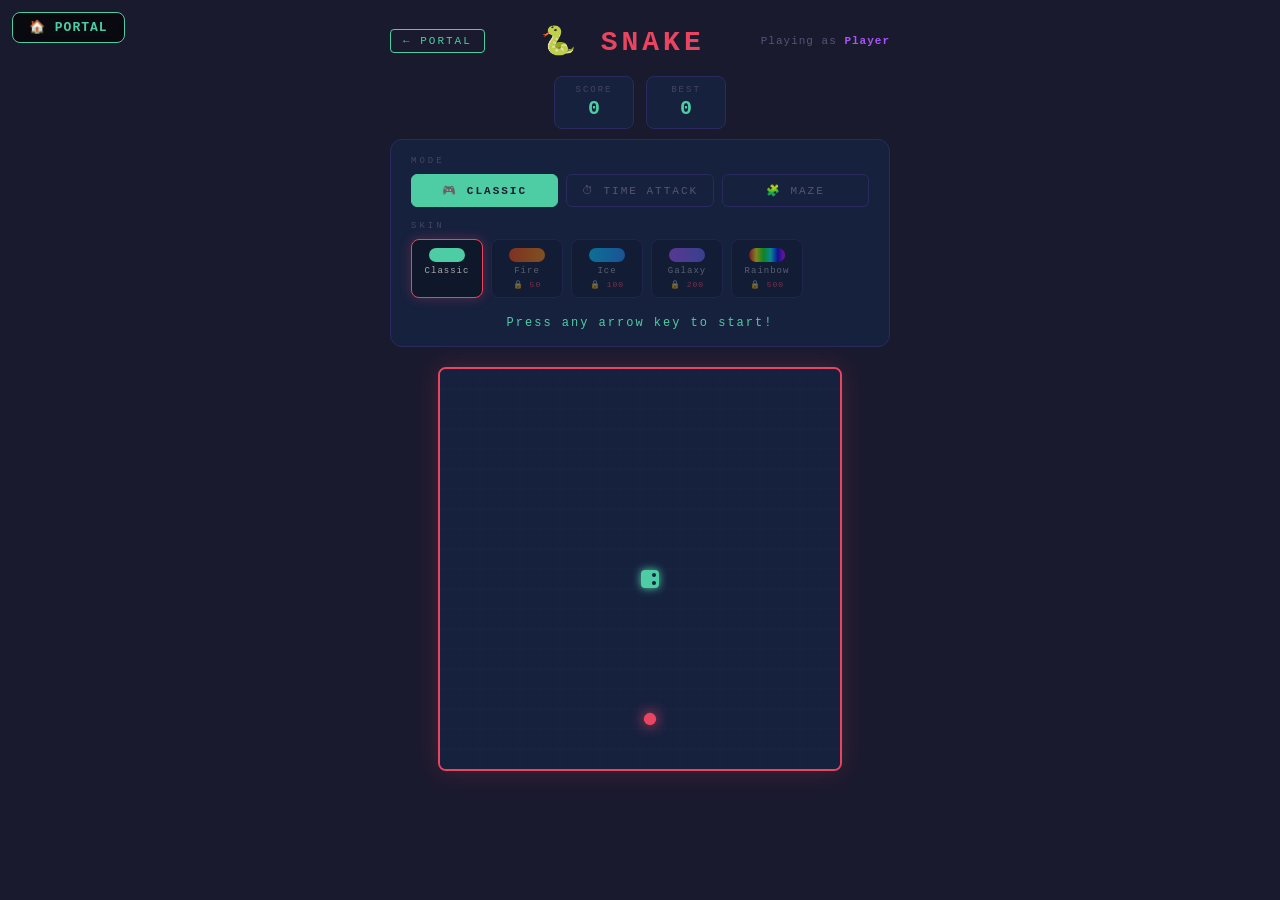
<file: Snake-Game/index.html>
<!DOCTYPE html>
<html lang="en">
<head>
    <meta charset="UTF-8">
    <meta name="viewport" content="width=device-width, initial-scale=1.0">
    <title>🐍 Snake</title>
    <link rel="stylesheet" href="style.css">
    <!-- Day/Night propagation from portal -->
    <script>if(localStorage.getItem('portal_daymode')==='true')document.documentElement.setAttribute('data-daymode','true');</script>
    <style>
        html[data-daymode="true"] body { background: #e8f5e9 !important; }
        html[data-daymode="true"] #game-container { background: #e8f5e9 !important; }
        /* Mobile responsive */
        @media (max-width: 480px) {
            #game-container { padding: 0 4px; }
            #gameCanvas { width: 100% !important; height: auto !important; touch-action: none; }
            #header-bar { padding: 8px 10px; }
            #header-bar h1 { font-size: 16px; }
            #score-board { gap: 6px; }
            .score-item { min-width: 56px; padding: 6px 8px; }
            .score-val  { font-size: 18px; }
            #pre-panel  { padding: 12px; }
            #mode-btns  { flex-wrap: wrap; gap: 6px; }
            .mode-btn   { font-size: 11px; padding: 7px 10px; }
            #skin-grid  { gap: 6px; }
        }
    </style>
</head>
<body>

<div id="game-container">

    <!-- HEADER BAR -->
    <div id="header-bar">
        <a href="../game-portal/index.html" id="back-btn">← PORTAL</a>
        <h1>🐍 SNAKE</h1>
        <div id="player-info">Playing as <span id="player-name">Player</span></div>
    </div>

    <!-- SCORE ROW -->
    <div id="score-board">
        <div class="score-item">
            <span class="score-label">SCORE</span>
            <span id="score" class="score-val">0</span>
        </div>
        <div class="score-item" id="highscore-box">
            <span class="score-label">BEST</span>
            <span id="highscore" class="score-val">0</span>
        </div>
        <div class="score-item" id="timer-box">
            <span class="score-label">TIME</span>
            <span id="timer" class="score-val">60</span>
        </div>
        <div class="score-item" id="ta-best-box">
            <span class="score-label">TA BEST</span>
            <span id="ta-best" class="score-val">0</span>
        </div>
    </div>

    <!-- PRE-GAME PANEL (shown when not running) -->
    <div id="pre-panel">

        <div class="panel-section">
            <div class="section-label">MODE</div>
            <div id="mode-btns">
                <button class="mode-btn active-mode" data-mode="classic">🎮 CLASSIC</button>
                <button class="mode-btn" data-mode="time">⏱ TIME ATTACK</button>
                <button class="mode-btn" data-mode="maze">🧩 MAZE</button>
            </div>
        </div>

        <div class="panel-section">
            <div class="section-label">SKIN</div>
            <div id="skin-grid"></div>
        </div>

        <div id="pre-message">Press any arrow key to start!</div>

    </div>

    <!-- ACTIVE POWER-UP BAR (shown during game) -->
    <div id="powerup-bar"></div>

    <!-- CANVAS -->
    <canvas id="gameCanvas" width="400" height="400"></canvas>

    <!-- TRANSIENT MESSAGES -->
    <div id="message"></div>

</div>

<!-- REVIVE POPUP -->
<div id="revive-popup" class="hidden">
    <div id="revive-box">
        <div id="revive-emoji">💀</div>
        <div id="revive-title">REVIVE AVAILABLE!</div>
        <div id="revive-msg">You have <strong id="revive-count">1</strong> revive remaining.</div>
        <div id="revive-btns">
            <button id="revive-yes-btn">💀 REVIVE!</button>
            <button id="revive-no-btn">Give Up</button>
        </div>
    </div>
</div>
<style>
#revive-popup{position:fixed;inset:0;background:rgba(0,0,0,0.82);display:flex;align-items:center;justify-content:center;z-index:9000;backdrop-filter:blur(8px);}
#revive-popup.hidden{display:none!important;}
#revive-box{background:rgba(4,14,12,0.97);border:2px solid #4ecca3;border-radius:16px;padding:36px 40px;text-align:center;max-width:340px;width:90%;box-shadow:0 0 60px rgba(78,204,163,0.3);font-family:'Courier New',monospace;animation:reviveIn 0.4s cubic-bezier(0.34,1.56,0.64,1);}
@keyframes reviveIn{from{transform:scale(0.7) translateY(-20px);opacity:0;}to{transform:scale(1) translateY(0);opacity:1;}}
#revive-emoji{font-size:54px;margin-bottom:12px;animation:revivePulse 0.8s ease-in-out infinite alternate;}
@keyframes revivePulse{from{filter:drop-shadow(0 0 8px #4ecca3);}to{filter:drop-shadow(0 0 24px #4ecca3);}}
#revive-title{font-size:22px;font-weight:900;letter-spacing:3px;color:#4ecca3;margin-bottom:10px;}
#revive-msg{font-size:13px;color:#94a3b8;line-height:1.6;margin-bottom:22px;}
#revive-msg strong{color:#4ecca3;}
#revive-btns{display:flex;gap:12px;}
#revive-yes-btn{flex:1;padding:13px;background:linear-gradient(135deg,#2a9b7a,#4ecca3);border:none;border-radius:8px;color:#001a14;font-family:'Courier New',monospace;font-size:13px;font-weight:900;letter-spacing:2px;cursor:pointer;transition:all 0.2s;}
#revive-yes-btn:hover{transform:scale(1.04);box-shadow:0 0 20px rgba(78,204,163,0.5);}
#revive-no-btn{flex:1;padding:13px;background:rgba(239,68,68,0.1);border:1px solid rgba(239,68,68,0.4);border-radius:8px;color:#ef4444;font-family:'Courier New',monospace;font-size:13px;font-weight:700;letter-spacing:2px;cursor:pointer;transition:all 0.2s;}
#revive-no-btn:hover{background:rgba(239,68,68,0.2);}
/* ── Exit Portal – Snake ── */
#exit-portal-btn{position:fixed;top:12px;left:12px;z-index:9999;background:rgba(0,0,0,0.65);border:1px solid #4ecca3;border-radius:8px;color:#4ecca3;font-family:'Courier New',monospace;font-size:13px;font-weight:700;padding:8px 16px;cursor:pointer;letter-spacing:1px;backdrop-filter:blur(4px);transition:all 0.2s;line-height:1;}
#exit-portal-btn:hover{background:rgba(0,0,0,0.88);box-shadow:0 0 16px rgba(78,204,163,0.55);transform:translateY(-1px);}
#exit-confirm{position:fixed;inset:0;z-index:10000;background:rgba(0,0,0,0.8);display:flex;align-items:center;justify-content:center;backdrop-filter:blur(6px);}
#exit-confirm.hidden{display:none!important;}
#exit-confirm-box{background:rgba(4,14,12,0.98);border:2px solid #4ecca3;border-radius:14px;padding:28px 32px;text-align:center;max-width:320px;width:90%;box-shadow:0 0 40px rgba(78,204,163,0.22);font-family:'Courier New',monospace;}
#exit-confirm-icon{font-size:34px;margin-bottom:10px;}
#exit-confirm-title{font-size:17px;font-weight:900;letter-spacing:3px;color:#4ecca3;margin-bottom:10px;}
#exit-confirm-msg{font-size:13px;color:#94a3b8;line-height:1.6;margin-bottom:22px;}
#exit-confirm-btns{display:flex;gap:10px;}
#exit-confirm-yes{flex:1;background:rgba(239,68,68,0.12);border:1px solid rgba(239,68,68,0.45);border-radius:8px;color:#ef4444;font-family:'Courier New',monospace;font-size:12px;font-weight:700;letter-spacing:1px;padding:10px 6px;cursor:pointer;transition:all 0.2s;}
#exit-confirm-yes:hover{background:rgba(239,68,68,0.28);box-shadow:0 0 10px rgba(239,68,68,0.3);}
#exit-confirm-no{flex:1;background:rgba(78,204,163,0.1);border:1px solid #4ecca3;border-radius:8px;color:#4ecca3;font-family:'Courier New',monospace;font-size:12px;font-weight:700;letter-spacing:1px;padding:10px 6px;cursor:pointer;transition:all 0.2s;}
#exit-confirm-no:hover{background:rgba(78,204,163,0.22);}
</style>
<button id="exit-portal-btn">🏠 PORTAL</button>
<div id="exit-confirm" class="hidden">
  <div id="exit-confirm-box">
    <div id="exit-confirm-icon">🚪</div>
    <div id="exit-confirm-title">IESI DIN JOC?</div>
    <div id="exit-confirm-msg">Progresul curent se va salva.</div>
    <div id="exit-confirm-btns">
      <button id="exit-confirm-yes">✓ DA, IESI</button>
      <button id="exit-confirm-no">✗ CONTINUA</button>
    </div>
  </div>
</div>
<script src="../game-portal/sound-engine.js"></script>
<script src="game.js"></script>
</body>
</html>
</file>
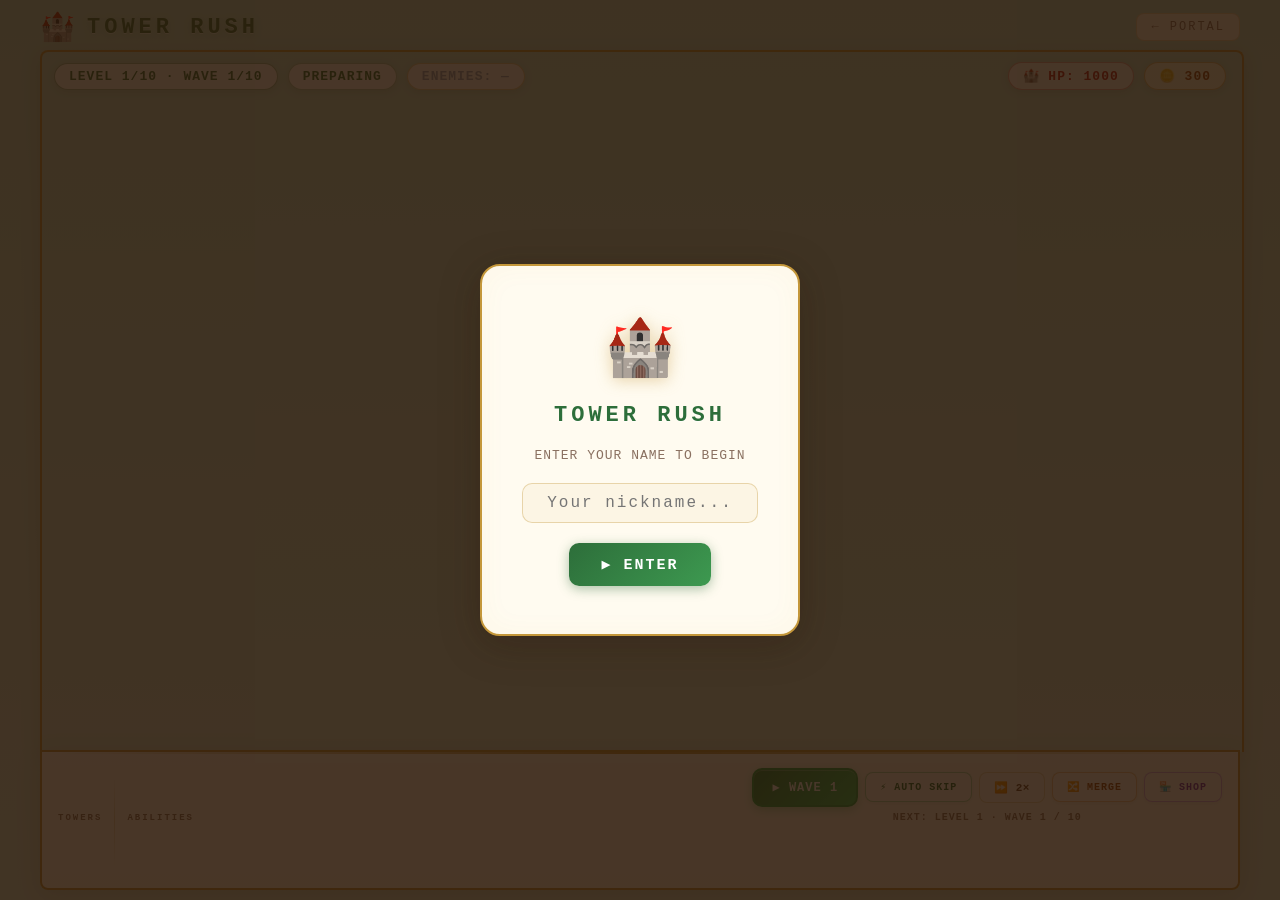
<file: tower-rush/index.html>
<!DOCTYPE html>
<html lang="en">
<head>
  <meta charset="UTF-8">
  <meta name="viewport" content="width=device-width, initial-scale=1.0">
  <title>TOWER RUSH</title>
  <link rel="stylesheet" href="style.css">
</head>
<body>

<!-- ══════════════ NICKNAME OVERLAY ══════════════ -->
<div id="nickname-overlay" class="hidden">
  <div class="nick-box">
    <div class="logo">🏰</div>
    <h2>TOWER RUSH</h2>
    <p>ENTER YOUR NAME TO BEGIN</p>
    <input id="nick-input" type="text" placeholder="Your nickname..." maxlength="16" autocomplete="off"/>
    <button id="nick-submit">▶ ENTER</button>
  </div>
</div>

<!-- ══════════════ TOP BAR ══════════════ -->
<div id="top-bar">
  <div class="title-wrap">
    <span style="font-size:28px">🏰</span>
    <span class="game-title">TOWER RUSH</span>
  </div>
  <a id="back-btn" href="../game-portal/index.html">← PORTAL</a>
</div>

<!-- ══════════════ GAME WRAPPER ══════════════ -->
<div id="game-wrap">

  <!-- Canvas -->
  <canvas id="game-canvas" width="1200" height="700"></canvas>

  <!-- Top HUD overlay -->
  <div id="top-hud">
    <div class="hud-left">
      <div class="hud-pill wave" id="hud-wave">LEVEL 1/10 · WAVE 1/10</div>
      <div class="hud-pill status" id="hud-status">PREPARING</div>
      <div class="hud-pill" id="hud-enemies" style="color:#94a3b8">ENEMIES: —</div>
    </div>
    <div class="hud-right">
      <div class="hud-pill hp" id="hud-hp">🏰 HP: 1000</div>
      <div class="hud-pill coins" id="hud-coins">🪙 300</div>
    </div>
  </div>

  <!-- Boss wave warning -->
  <div id="boss-warning" class="hidden">⚠️ BOSS WAVE!</div>

  <!-- Wave announcement banner -->
  <div id="wave-announce" class="hidden"></div>

  <!-- Airstrike targeting hint -->
  <div id="target-hint" class="hidden">💣 CLICK TO STRIKE TARGET AREA</div>

  <!-- Merge targeting hint -->
  <div id="merge-hint" class="hidden">🔀 SELECT 3 TOWERS OF SAME TYPE &amp; TIER TO MERGE</div>

  <!-- Tower info panel -->
  <div id="tower-panel" class="hidden">
    <h3 style="color:#6366f1">Tower Name</h3>
    <div class="tp-tier-row"></div>
    <div class="tp-level-dots"></div>
    <div class="tp-rows"></div>
    <div class="tp-btns">
      <button class="tp-btn tp-upgrade-btn" onclick="upgradeTower(selectedTowerId)">⬆ UPGRADE</button>
      <button class="tp-btn tp-sell-btn"    onclick="sellTower(selectedTowerId)">💰 SELL</button>
      <button class="tp-btn tp-close-btn"   onclick="closeTowerPanel()">✕ CLOSE</button>
    </div>
  </div>

  <!-- End overlay -->
  <div id="end-overlay" class="hidden"></div>

  <!-- Level complete overlay -->
  <div id="level-overlay" class="hidden">
    <div class="level-box">
      <div class="level-icon">🌟</div>
      <div class="level-title" id="level-title">LEVEL COMPLETE!</div>
      <div class="level-stats" id="level-stats"></div>
      <button id="next-level-btn">▶ NEXT LEVEL</button>
    </div>
  </div>

  <!-- Shop overlay -->
  <div id="shop-overlay" class="hidden">
    <div class="shop-box">
      <div class="shop-title">🏪 TOWER SHOP</div>
      <div class="shop-banner">
        <div class="banner-title">✨ ELEMENTAL BANNER</div>
        <div class="banner-desc">Pull random elemental towers!<br>Guaranteed Rare+ every 10 pulls</div>
        <div class="banner-rates">
          Common 55% · Uncommon 28% · Rare 12% · Epic 4% · Legendary 1%
        </div>
        <div class="banner-btns">
          <button id="pull-1-btn">🎲 1 PULL — 150🪙</button>
          <button id="pull-10-btn">🎲 10 PULLS — 1200🪙</button>
        </div>
        <div id="pull-pity">Pity: <span id="pity-count">0</span> / 10 (guaranteed Rare+ next)</div>
      </div>
      <div class="banner-title" style="margin-top:16px">📦 TOWER INVENTORY</div>
      <div id="tower-inventory" class="tower-inventory">
        <!-- tower cards shown here -->
      </div>
      <div class="shop-close-row">
        <button id="shop-close-btn">✖ CLOSE</button>
      </div>
    </div>
  </div>

</div><!-- #game-wrap -->

<!-- ══════════════ BOTTOM HUD ══════════════ -->
<div id="bottom-hud">

  <!-- Towers section -->
  <div>
    <div class="hud-section-label">TOWERS</div>
    <div id="tower-btns"></div>
  </div>

  <div class="hud-divider"></div>

  <!-- Abilities section -->
  <div>
    <div class="hud-section-label">ABILITIES</div>
    <div id="ability-btns"></div>
  </div>

  <!-- Wave control -->
  <div id="wave-ctrl">
    <div id="wave-ctrl-row">
      <button id="start-wave-btn">▶ WAVE 1</button>
      <button id="auto-skip-btn" title="Automatically sends next wave after 7s">⚡ AUTO SKIP</button>
      <button id="speed-btn" title="Toggle 2× game speed">⏩ 2×</button>
      <button id="merge-btn">🔀 MERGE</button>
      <button id="shop-btn">🏪 SHOP</button>
    </div>
    <div id="wave-label">NEXT: LEVEL 1 · WAVE 1 / 10</div>
    <div id="wave-preview"></div>
    <div id="merge-status"></div>
    <button id="merge-confirm-btn">MERGE →</button>
  </div>

</div><!-- #bottom-hud -->

<div id="achievement-container"></div>

<script src="../game-portal/sound-engine.js"></script>
<script src="game.js"></script>
</body>
</html>
</file>
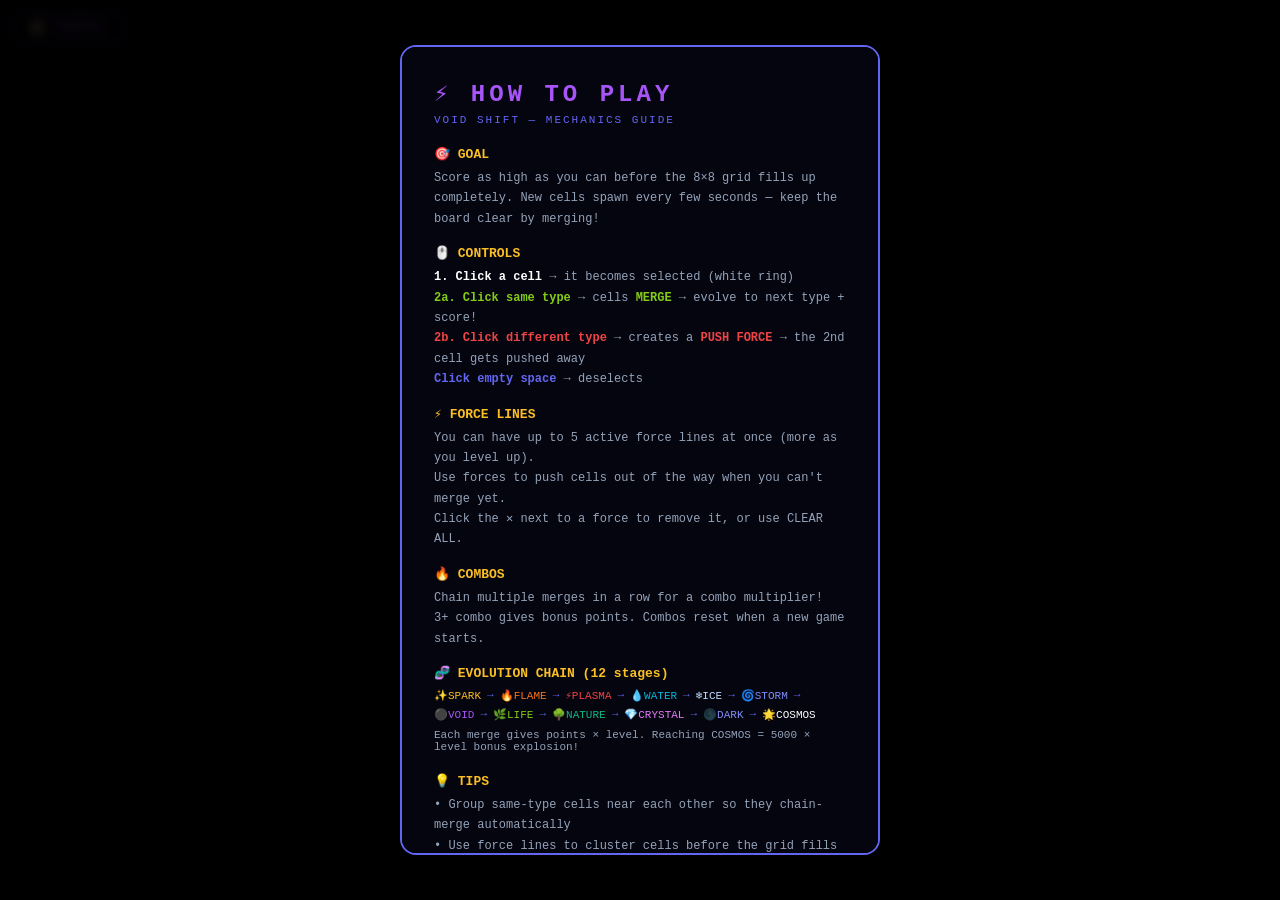
<file: void-shift/index.html>
<!DOCTYPE html>
<html lang="en">
<head>
    <meta charset="UTF-8">
    <meta name="viewport" content="width=device-width, initial-scale=1.0">
    <title>VOID SHIFT</title>
    <link rel="stylesheet" href="style.css">
    <!-- Day/Night propagation from portal -->
    <script>if(localStorage.getItem('portal_daymode')==='true')document.documentElement.setAttribute('data-daymode','true');</script>
    <style>html[data-daymode="true"] body { background: #1a1a2e !important; }</style>
</head>
<body>

<div id="nickname-overlay">
    <div id="nickname-box">
        <h2>⚡ VOID SHIFT</h2>
        <p>Control the forces of the void</p>
        <input type="text" id="nickname-input" placeholder="Enter your name..." maxlength="16"/>
        <button id="nickname-btn">ENTER THE VOID</button>
    </div>
</div>

<div id="main" class="hidden">
    <div id="left-panel">
        <div id="logo">⚡ VOID SHIFT</div>
        <div id="player-info">
            <span id="player-name"></span>
        </div>

        <div class="stat-box">
            <div class="stat-label">SCORE</div>
            <div class="stat-value" id="score">0</div>
        </div>
        <div class="stat-box">
            <div class="stat-label">BEST</div>
            <div class="stat-value" id="best">0</div>
        </div>
        <div class="stat-box">
            <div class="stat-label">LEVEL</div>
            <div class="stat-value" id="level">1</div>
        </div>
        <div class="stat-box">
            <div class="stat-label">LINES LEFT</div>
            <div class="stat-value" id="lines-left">5</div>
        </div>

        <div id="controls-info">
            <div class="legend-title">HOW TO PLAY</div>
            <div class="legend-item">🖱️ Click cell → select</div>
            <div class="legend-item">🔵 Same type → <b>MERGE</b> (evolve!)</div>
            <div class="legend-item">🔴 Diff type → <b>PUSH</b> (move cell)</div>
            <div class="legend-item">⚡ Max 5 push lines active</div>
            <div class="legend-item">💥 Grid full = <b>GAME OVER</b></div>
        </div>

        <button id="help-btn" style="background:rgba(99,102,241,0.15);border:1px solid #6366f1;color:#6366f1;border-radius:8px;padding:8px;font-family:'Courier New',monospace;font-size:12px;cursor:pointer;letter-spacing:1px;margin-top:2px;">❓ HOW TO PLAY</button>
        <button id="new-game-btn">NEW GAME</button>

        <div class="legend-title" style="margin-top:8px">🧬 EVOLUTION</div>
        <div id="evo-chain"></div>

        <div id="leaderboard">
            <div class="legend-title">🏆 LEADERBOARD</div>
            <ol id="leaderboard-list"></ol>
        </div>
    </div>

    <div id="center-panel">
        <canvas id="gameCanvas"></canvas>
        <div id="message" class="hidden">
            <div id="message-text"></div>
            <button id="restart-btn">PLAY AGAIN</button>
        </div>
    </div>

    <div id="right-panel">
        <div class="legend-title">⚡ ACTIVE FORCES</div>
        <div style="font-size:10px;color:#6366f1;margin-bottom:4px;">Click 2 different cells to push one away. Max 5 active forces.</div>
        <div id="force-list"></div>
        <button id="clear-forces-btn">CLEAR ALL FORCES</button>

        <div id="combo-display">
            <div class="legend-title">🔥 COMBO</div>
            <div id="combo-count">0</div>
            <div style="font-size:10px;color:#6366f1;margin-top:2px;">3+ combo = bonus points!</div>
        </div>

        <div id="next-spawn">
            <div class="legend-title">⏱ NEXT SPAWN IN</div>
            <div id="spawn-timer">3s</div>
            <div style="font-size:10px;color:#ef4444;margin-top:2px;">New cells appear — keep grid clear!</div>
        </div>

        <div style="margin-top:12px">
            <div class="legend-title">🧬 MERGE CHAIN</div>
            <div style="font-size:10px;color:#94a3b8;line-height:1.6">
                ✨SPARK → 🔥FLAME → ⚡PLASMA<br>
                → 💧WATER → ❄️ICE → 🌀STORM<br>
                → ⚫VOID → 🌿LIFE → 🌳NATURE<br>
                → 💎CRYSTAL → 🌑DARK → 🌟COSMOS
            </div>
        </div>
    </div>
</div>

<style>
/* ── Exit Portal – Void Shift ── */
#exit-portal-btn{position:fixed;top:12px;left:12px;z-index:9999;background:rgba(0,0,0,0.65);border:1px solid #a855f7;border-radius:8px;color:#a855f7;font-family:'Courier New',monospace;font-size:13px;font-weight:700;padding:8px 16px;cursor:pointer;letter-spacing:1px;backdrop-filter:blur(4px);transition:all 0.2s;line-height:1;}
#exit-portal-btn:hover{background:rgba(0,0,0,0.88);box-shadow:0 0 16px rgba(168,85,247,0.55);transform:translateY(-1px);}
#exit-confirm{position:fixed;inset:0;z-index:10000;background:rgba(0,0,0,0.8);display:flex;align-items:center;justify-content:center;backdrop-filter:blur(6px);}
#exit-confirm.hidden{display:none!important;}
#exit-confirm-box{background:rgba(10,4,14,0.98);border:2px solid #a855f7;border-radius:14px;padding:28px 32px;text-align:center;max-width:320px;width:90%;box-shadow:0 0 40px rgba(168,85,247,0.22);font-family:'Courier New',monospace;}
#exit-confirm-icon{font-size:34px;margin-bottom:10px;}
#exit-confirm-title{font-size:17px;font-weight:900;letter-spacing:3px;color:#a855f7;margin-bottom:10px;}
#exit-confirm-msg{font-size:13px;color:#94a3b8;line-height:1.6;margin-bottom:22px;}
#exit-confirm-btns{display:flex;gap:10px;}
#exit-confirm-yes{flex:1;background:rgba(239,68,68,0.12);border:1px solid rgba(239,68,68,0.45);border-radius:8px;color:#ef4444;font-family:'Courier New',monospace;font-size:12px;font-weight:700;letter-spacing:1px;padding:10px 6px;cursor:pointer;transition:all 0.2s;}
#exit-confirm-yes:hover{background:rgba(239,68,68,0.28);box-shadow:0 0 10px rgba(239,68,68,0.3);}
#exit-confirm-no{flex:1;background:rgba(168,85,247,0.1);border:1px solid #a855f7;border-radius:8px;color:#a855f7;font-family:'Courier New',monospace;font-size:12px;font-weight:700;letter-spacing:1px;padding:10px 6px;cursor:pointer;transition:all 0.2s;}
#exit-confirm-no:hover{background:rgba(168,85,247,0.22);}
</style>
<button id="exit-portal-btn">🏠 PORTAL</button>
<div id="exit-confirm" class="hidden">
  <div id="exit-confirm-box">
    <div id="exit-confirm-icon">🚪</div>
    <div id="exit-confirm-title">IESI DIN JOC?</div>
    <div id="exit-confirm-msg">Progresul curent se va salva.</div>
    <div id="exit-confirm-btns">
      <button id="exit-confirm-yes">✓ DA, IESI</button>
      <button id="exit-confirm-no">✗ CONTINUA</button>
    </div>
  </div>
</div>
<!-- Help Modal -->
<div id="help-modal" class="hidden" style="position:fixed;inset:0;z-index:10000;background:rgba(0,0,0,0.85);display:flex;align-items:center;justify-content:center;backdrop-filter:blur(6px)">
  <div style="background:#050510;border:2px solid #6366f1;border-radius:16px;padding:32px;max-width:480px;width:92%;font-family:'Courier New',monospace;position:relative;max-height:90vh;overflow-y:auto">
    <div style="font-size:24px;font-weight:900;letter-spacing:4px;color:#a855f7;margin-bottom:6px">⚡ HOW TO PLAY</div>
    <div style="font-size:11px;color:#6366f1;margin-bottom:20px;letter-spacing:2px">VOID SHIFT — MECHANICS GUIDE</div>

    <div style="margin-bottom:16px">
      <div style="color:#fbbf24;font-weight:700;margin-bottom:6px;font-size:13px">🎯 GOAL</div>
      <div style="color:#94a3b8;font-size:12px;line-height:1.7">Score as high as you can before the 8×8 grid fills up completely. New cells spawn every few seconds — keep the board clear by merging!</div>
    </div>

    <div style="margin-bottom:16px">
      <div style="color:#fbbf24;font-weight:700;margin-bottom:6px;font-size:13px">🖱️ CONTROLS</div>
      <div style="color:#94a3b8;font-size:12px;line-height:1.7">
        <b style="color:#fff">1. Click a cell</b> → it becomes selected (white ring)<br>
        <b style="color:#84cc16">2a. Click same type</b> → cells <b style="color:#84cc16">MERGE</b> → evolve to next type + score!<br>
        <b style="color:#ef4444">2b. Click different type</b> → creates a <b style="color:#ef4444">PUSH FORCE</b> → the 2nd cell gets pushed away<br>
        <b style="color:#6366f1">Click empty space</b> → deselects
      </div>
    </div>

    <div style="margin-bottom:16px">
      <div style="color:#fbbf24;font-weight:700;margin-bottom:6px;font-size:13px">⚡ FORCE LINES</div>
      <div style="color:#94a3b8;font-size:12px;line-height:1.7">
        You can have up to 5 active force lines at once (more as you level up).<br>
        Use forces to push cells out of the way when you can't merge yet.<br>
        Click the ✕ next to a force to remove it, or use CLEAR ALL.
      </div>
    </div>

    <div style="margin-bottom:16px">
      <div style="color:#fbbf24;font-weight:700;margin-bottom:6px;font-size:13px">🔥 COMBOS</div>
      <div style="color:#94a3b8;font-size:12px;line-height:1.7">
        Chain multiple merges in a row for a combo multiplier!<br>
        3+ combo gives bonus points. Combos reset when a new game starts.
      </div>
    </div>

    <div style="margin-bottom:20px">
      <div style="color:#fbbf24;font-weight:700;margin-bottom:8px;font-size:13px">🧬 EVOLUTION CHAIN (12 stages)</div>
      <div style="display:flex;flex-wrap:wrap;gap:6px;font-size:11px">
        <span style="color:#fbbf24">✨SPARK</span><span style="color:#6366f1">→</span>
        <span style="color:#f97316">🔥FLAME</span><span style="color:#6366f1">→</span>
        <span style="color:#ef4444">⚡PLASMA</span><span style="color:#6366f1">→</span>
        <span style="color:#06b6d4">💧WATER</span><span style="color:#6366f1">→</span>
        <span style="color:#bfdbfe">❄️ICE</span><span style="color:#6366f1">→</span>
        <span style="color:#818cf8">🌀STORM</span><span style="color:#6366f1">→</span>
        <span style="color:#a855f7">⚫VOID</span><span style="color:#6366f1">→</span>
        <span style="color:#84cc16">🌿LIFE</span><span style="color:#6366f1">→</span>
        <span style="color:#10b981">🌳NATURE</span><span style="color:#6366f1">→</span>
        <span style="color:#e879f9">💎CRYSTAL</span><span style="color:#6366f1">→</span>
        <span style="color:#818cf8">🌑DARK</span><span style="color:#6366f1">→</span>
        <span style="color:#fff">🌟COSMOS</span>
      </div>
      <div style="color:#94a3b8;font-size:11px;margin-top:8px">Each merge gives points × level. Reaching COSMOS = 5000 × level bonus explosion!</div>
    </div>

    <div style="margin-bottom:20px">
      <div style="color:#fbbf24;font-weight:700;margin-bottom:6px;font-size:13px">💡 TIPS</div>
      <div style="color:#94a3b8;font-size:12px;line-height:1.7">
        • Group same-type cells near each other so they chain-merge automatically<br>
        • Use force lines to cluster cells before the grid fills up<br>
        • Higher-tier merges (VOID, LIFE, COSMOS) give massive points<br>
        • Cells auto chain-merge if two of the same type end up adjacent after a merge!
      </div>
    </div>

    <button id="help-close" style="width:100%;padding:12px;background:linear-gradient(135deg,#6366f1,#a855f7);color:#fff;border:none;border-radius:8px;font-family:'Courier New',monospace;font-size:14px;font-weight:700;letter-spacing:2px;cursor:pointer">✓ GOT IT!</button>
  </div>
</div>
<script src="../game-portal/sound-engine.js"></script>
<script src="game.js"></script>
</body>
</html>
</file>
<file: 2048-game/style.css>
* { margin: 0; padding: 0; box-sizing: border-box; }

body {
    background-color: #faf8ef;
    display: flex;
    justify-content: center;
    align-items: flex-start;
    min-height: 100vh;
    padding: 30px 20px;
    font-family: 'Arial Rounded MT Bold', Arial, sans-serif;
}

/* NICKNAME */
#nickname-overlay {
    position: fixed;
    inset: 0;
    background: rgba(0,0,0,0.6);
    display: flex;
    justify-content: center;
    align-items: center;
    z-index: 999;
}
#nickname-box {
    background: #faf8ef;
    border-radius: 12px;
    padding: 40px;
    text-align: center;
    display: flex;
    flex-direction: column;
    gap: 16px;
    width: 320px;
    box-shadow: 0 8px 32px rgba(0,0,0,0.2);
}
#nickname-box h2 { color: #776e65; font-size: 26px; }
#nickname-box p { color: #aaa; font-size: 14px; }
#nickname-input {
    padding: 12px;
    border: 2px solid #bbada0;
    border-radius: 6px;
    font-size: 18px;
    text-align: center;
    outline: none;
    color: #776e65;
}
#nickname-input:focus { border-color: #8f7a66; }
#nickname-btn {
    padding: 12px;
    background-color: #8f7a66;
    color: white;
    border: none;
    border-radius: 6px;
    font-size: 18px;
    font-weight: bold;
    cursor: pointer;
}
#nickname-btn:hover { background-color: #776e65; }

/* MAIN LAYOUT */
#main {
    display: flex;
    gap: 24px;
    align-items: flex-start;
}
#main.hidden { display: none; }

/* LEADERBOARD */
#leaderboard {
    background: #bbada0;
    border-radius: 10px;
    padding: 20px;
    width: 180px;
}
#leaderboard h2 { color: #fff; font-size: 16px; margin-bottom: 14px; text-align: center; }
#leaderboard-list { list-style: none; display: flex; flex-direction: column; gap: 8px; }
#leaderboard-list li {
    background: #eee4da;
    border-radius: 6px;
    padding: 8px 10px;
    display: flex;
    flex-direction: column;
}
#leaderboard-list li .lb-name { color: #776e65; font-size: 12px; font-weight: bold; white-space: nowrap; overflow: hidden; text-overflow: ellipsis; }
#leaderboard-list li .lb-score { color: #f65e3b; font-size: 16px; font-weight: bold; }
#leaderboard-list li.current-player { background: #f2b179; }

/* CENTER */
#center-col { display: flex; flex-direction: column; gap: 12px; width: 540px; }

#header { display: flex; justify-content: space-between; align-items: center; }
h1 { font-size: 48px; font-weight: bold; color: #776e65; }

#scores { display: flex; gap: 8px; }
.score-box {
    background-color: #bbada0;
    border-radius: 6px;
    padding: 8px 14px;
    text-align: center;
    min-width: 70px;
}
.coin-box { background-color: #d4a017; }
.score-label { color: #eee4da; font-size: 11px; font-weight: bold; }
.score-value { color: #fff; font-size: 20px; font-weight: bold; }

#subtitle { color: #776e65; font-size: 14px; }
#subtitle span { color: #f65e3b; font-weight: bold; }

/* BOARD */
#game-board {
    position: relative;
    background-color: #bbada0;
    border-radius: 10px;
    padding: 15px;
    width: 540px;
    height: 540px;
}
#grid-background {
    display: grid;
    grid-template-columns: repeat(6, 1fr);
    gap: 10px;
    position: absolute;
    top: 15px; left: 15px; right: 15px; bottom: 15px;
}
.cell { background-color: rgba(238,228,218,0.35); border-radius: 6px; }
#tile-container { position: absolute; top: 15px; left: 15px; right: 15px; bottom: 15px; }

.tile {
    position: absolute;
    border-radius: 6px;
    display: flex;
    justify-content: center;
    align-items: center;
    font-weight: bold;
    font-size: 26px;
    transition: all 0.1s ease;
    cursor: default;
}
.tile.bomb-target { cursor: crosshair; outline: 3px solid red; }

.tile[data-value="2"]    { background:#eee4da; color:#776e65; }
.tile[data-value="4"]    { background:#ede0c8; color:#776e65; }
.tile[data-value="8"]    { background:#f2b179; color:#fff; }
.tile[data-value="16"]   { background:#f59563; color:#fff; }
.tile[data-value="32"]   { background:#f67c5f; color:#fff; }
.tile[data-value="64"]   { background:#f65e3b; color:#fff; }
.tile[data-value="128"]  { background:#edcf72; color:#fff; font-size:20px; }
.tile[data-value="256"]  { background:#edcc61; color:#fff; font-size:20px; }
.tile[data-value="512"]  { background:#edc850; color:#fff; font-size:20px; }
.tile[data-value="1024"] { background:#edc53f; color:#fff; font-size:17px; }
.tile[data-value="2048"] { background:#edc22e; color:#fff; font-size:17px; }
.tile[data-value="high"] { background:#3c3a32; color:#fff; font-size:15px; }

.tile-new { animation: pop 0.15s ease; }
@keyframes pop {
    0%   { transform: scale(0); }
    80%  { transform: scale(1.1); }
    100% { transform: scale(1); }
}

.coin-pop {
    position: absolute;
    color: #d4a017;
    font-size: 18px;
    font-weight: bold;
    pointer-events: none;
    animation: floatUp 1s ease forwards;
    z-index: 999;
}
@keyframes floatUp {
    0%   { opacity: 1; transform: translateY(0); }
    100% { opacity: 0; transform: translateY(-50px); }
}

/* ACTION BAR */
#action-bar {
    display: flex;
    gap: 10px;
    align-items: center;
}
#new-game-btn, .action-btn {
    padding: 10px 18px;
    background-color: #8f7a66;
    color: #fff;
    border: none;
    border-radius: 6px;
    font-size: 14px;
    font-weight: bold;
    cursor: pointer;
}
#new-game-btn:hover, .action-btn:hover { background-color: #776e65; }
.action-btn.disabled { background-color: #ccc; cursor: not-allowed; }
.action-btn.active { background-color: #e94560; }

/* SHOP */
#shop {
    background: #bbada0;
    border-radius: 10px;
    padding: 16px;
}
#shop h3 { color: #fff; font-size: 16px; margin-bottom: 12px; }
#shop-items { display: flex; flex-direction: column; gap: 10px; }
.shop-item {
    background: #eee4da;
    border-radius: 8px;
    padding: 10px 14px;
    display: flex;
    justify-content: space-between;
    align-items: center;
}
.shop-item-info { display: flex; flex-direction: column; gap: 2px; }
.shop-name { color: #776e65; font-size: 14px; font-weight: bold; }
.shop-desc { color: #aaa; font-size: 12px; }
.shop-btn {
    padding: 8px 14px;
    background: #8f7a66;
    color: #fff;
    border: none;
    border-radius: 6px;
    font-size: 13px;
    font-weight: bold;
    cursor: pointer;
    white-space: nowrap;
}
.shop-btn:hover { background: #776e65; }
.shop-btn.owned { background: #4ecca3; cursor: default; }
.shop-btn:disabled { background: #ccc; cursor: not-allowed; }

/* MESSAGE */
#message {
    position: absolute;
    inset: 0;
    background: rgba(238,228,218,0.88);
    border-radius: 10px;
    display: flex;
    flex-direction: column;
    justify-content: center;
    align-items: center;
    gap: 20px;
    z-index: 100;
}
#message.hidden { display: none; }
#message-text { font-size: 42px; font-weight: bold; color: #776e65; }
#restart-btn {
    padding: 12px 24px;
    background-color: #8f7a66;
    color: #fff;
    border: none;
    border-radius: 6px;
    font-size: 16px;
    font-weight: bold;
    cursor: pointer;
}
#restart-btn:hover { background-color: #776e65; }

/* ── PORTAL LINK ───────────────────────────────── */
#portal-link {
    display: block;
    text-align: center;
    margin-top: 14px;
    color: #8f7a66;
    font-size: 12px;
    text-decoration: none;
    letter-spacing: 1px;
}
#portal-link:hover { color: #776e65; text-decoration: underline; }

/* ── LEVEL BOX ─────────────────────────────────── */
.level-box { background-color: #6366f1 !important; }

/* ── PLAYER ROW / XP BAR ───────────────────────── */
#player-row { display: flex; flex-direction: column; gap: 4px; }
#subtitle    { color: #776e65; font-size: 14px; }
#subtitle span { color: #f65e3b; font-weight: bold; }
#prestige-badge { color: #fbbf24; margin-left: 6px; font-size: 16px; }

#xp-row {
    display: flex;
    align-items: center;
    gap: 8px;
}
#xp-label { color: #aaa; font-size: 11px; white-space: nowrap; }
#xp-bar-bg {
    flex: 1;
    height: 6px;
    background: #eee4da;
    border-radius: 3px;
    overflow: hidden;
    max-width: 240px;
}
#xp-bar-fill {
    height: 100%;
    background: linear-gradient(90deg, #6366f1, #a855f7);
    border-radius: 3px;
    transition: width 0.5s ease;
}

/* ── PRESTIGE SECTION ──────────────────────────── */
#prestige-section {
    background: linear-gradient(135deg, #fef9c3, #fef3c7);
    border: 2px solid #fbbf24;
    border-radius: 10px;
    padding: 14px 18px;
    display: flex;
    flex-direction: column;
    gap: 8px;
    animation: prestigeGlow 2s ease infinite alternate;
}
#prestige-section.hidden { display: none; }

@keyframes prestigeGlow {
    from { box-shadow: 0 0 8px rgba(251,191,36,0.4); }
    to   { box-shadow: 0 0 20px rgba(251,191,36,0.8); }
}

#prestige-desc { color: #92400e; font-size: 13px; }

#prestige-btn {
    padding: 11px 18px;
    background: linear-gradient(135deg, #f59e0b, #fbbf24);
    color: #fff;
    border: none;
    border-radius: 8px;
    font-size: 14px;
    font-weight: bold;
    cursor: pointer;
    letter-spacing: 1px;
    transition: all 0.2s;
}
#prestige-btn:hover { opacity: 0.88; transform: scale(1.02); }

/* ── DAILY TASKS ───────────────────────────────── */
#daily-panel {
    background: #bbada0;
    border-radius: 10px;
    padding: 16px;
    margin-top: 4px;
}
#daily-header {
    display: flex;
    justify-content: space-between;
    align-items: center;
    margin-bottom: 12px;
}
#daily-header h3 { color: #fff; font-size: 16px; }
#daily-reset-info { color: #eee4da; font-size: 11px; }

#daily-list { display: flex; flex-direction: column; gap: 8px; }

.daily-task {
    background: #eee4da;
    border-radius: 8px;
    padding: 10px 12px;
    display: flex;
    flex-direction: column;
    gap: 6px;
    transition: background 0.2s;
}
.daily-task.done    { background: #fef9c3; border: 1px solid #fbbf24; }
.daily-task.claimed { background: #d1fae5; opacity: 0.7; }

.dt-info {
    display: flex;
    justify-content: space-between;
    align-items: baseline;
}
.dt-desc   { color: #776e65; font-size: 13px; font-weight: bold; }
.dt-reward { color: #f65e3b; font-size: 11px; }

.dt-progress-bg {
    height: 5px;
    background: rgba(0,0,0,0.1);
    border-radius: 3px;
    overflow: hidden;
}
.dt-progress-fill {
    height: 100%;
    background: #8f7a66;
    border-radius: 3px;
    transition: width 0.3s ease;
}
.daily-task.done    .dt-progress-fill { background: #f59e0b; }
.daily-task.claimed .dt-progress-fill { background: #4ade80; width: 100% !important; }

.dt-bottom {
    display: flex;
    justify-content: space-between;
    align-items: center;
}
.dt-count { color: #aaa; font-size: 11px; }
.dt-claim-btn {
    padding: 4px 14px;
    background: linear-gradient(135deg, #f59e0b, #fbbf24);
    color: #fff;
    border: none;
    border-radius: 12px;
    font-size: 11px;
    font-weight: bold;
    cursor: pointer;
    animation: claimPulse 1s ease infinite alternate;
}
@keyframes claimPulse {
    from { transform: scale(1); }
    to   { transform: scale(1.05); }
}
.dt-claimed { color: #16a34a; font-size: 11px; font-weight: bold; }

/* ── MILESTONE OVERLAY ─────────────────────────── */
#milestone-overlay {
    position: absolute;
    inset: 0;
    border-radius: 10px;
    display: flex;
    justify-content: center;
    align-items: center;
    z-index: 200;
    pointer-events: none;
    opacity: 0;
    transition: opacity 0.3s ease;
    overflow: hidden;
}
#milestone-overlay.hidden  { display: none; opacity: 0; }
#milestone-overlay.show    { display: flex; opacity: 1; animation: milestoneIn 0.4s ease; }

@keyframes milestoneIn {
    from { transform: scale(0.8); opacity: 0; }
    to   { transform: scale(1);   opacity: 1; }
}

#milestone-content {
    display: flex;
    flex-direction: column;
    align-items: center;
    gap: 8px;
    z-index: 2;
}
#milestone-icon  { font-size: 64px; filter: drop-shadow(0 0 20px currentColor); animation: iconBounce 0.5s ease infinite alternate; }
#milestone-label { font-size: 32px; font-weight: bold; letter-spacing: 4px; text-shadow: 0 0 20px currentColor; }
@keyframes iconBounce {
    from { transform: scale(1); }
    to   { transform: scale(1.15); }
}

#milestone-particles {
    position: absolute;
    inset: 0;
    pointer-events: none;
}
.ms-particle {
    position: absolute;
    width: 8px;
    height: 8px;
    border-radius: 50%;
    animation: particleBurst forwards;
}
@keyframes particleBurst {
    0%   { transform: scale(0) translate(0, 0); opacity: 1; }
    80%  { opacity: 1; }
    100% { transform: scale(1) translate(var(--tx, 60px), var(--ty, -60px)); opacity: 0; }
}

/* ── LEVEL-UP POPUP ────────────────────────────── */
#levelup-popup {
    position: fixed;
    top: 50%;
    left: 50%;
    transform: translate(-50%, -50%) scale(0.7);
    background: linear-gradient(135deg, #6366f1, #a855f7);
    color: #fff;
    border-radius: 16px;
    padding: 30px 48px;
    text-align: center;
    z-index: 9999;
    pointer-events: none;
    opacity: 0;
    transition: all 0.3s cubic-bezier(0.34,1.56,0.64,1);
    box-shadow: 0 8px 40px rgba(99,102,241,0.5);
}
#levelup-popup.hidden { display: none; }
#levelup-popup.show   { display: block; opacity: 1; transform: translate(-50%,-50%) scale(1); }
#levelup-icon  { font-size: 40px; }
#levelup-text  { font-size: 28px; font-weight: bold; letter-spacing: 3px; margin: 6px 0; }
#levelup-sub   { font-size: 14px; opacity: 0.85; }
</file>
<file: bingo-game/style.css>
/* =============================================
   ARCADE BINGO - Complete Stylesheet
   ============================================= */

/* --- Reset & Base --- */
*, *::before, *::after {
  box-sizing: border-box;
  margin: 0;
  padding: 0;
}

html, body {
  width: 100%;
  height: 100%;
  overflow: hidden;
}

body {
  background: #0a0800;
  color: #e2e8f0;
  font-family: 'Courier New', monospace;
  user-select: none;
}

.hidden {
  display: none !important;
}

/* =============================================
   KEYFRAME ANIMATIONS
   ============================================= */

@keyframes jackpotPulse {
  0%   { transform: scale(1);    text-shadow: 0 0 10px #fbbf24, 0 0 20px #f59e0b; }
  50%  { transform: scale(1.08); text-shadow: 0 0 20px #fbbf24, 0 0 40px #f59e0b, 0 0 60px #d97706; }
  100% { transform: scale(1);    text-shadow: 0 0 10px #fbbf24, 0 0 20px #f59e0b; }
}

@keyframes flip {
  0%   { transform: rotateY(0deg);   }
  50%  { transform: rotateY(180deg); }
  100% { transform: rotateY(360deg); }
}

@keyframes bounce {
  0%   { transform: scale(1);    }
  30%  { transform: scale(1.35); }
  60%  { transform: scale(0.9);  }
  80%  { transform: scale(1.1);  }
  100% { transform: scale(1);    }
}

@keyframes popIn {
  0%   { transform: translate(-50%, -50%) scale(0.5); opacity: 0; }
  60%  { transform: translate(-50%, -50%) scale(1.1); opacity: 1; }
  80%  { transform: translate(-50%, -50%) scale(0.95); }
  100% { transform: translate(-50%, -50%) scale(1);   opacity: 1; }
}

@keyframes confettiFall {
  0%   { transform: translateY(-20px) rotate(0deg);   opacity: 1; }
  100% { transform: translateY(120vh) rotate(720deg); opacity: 0; }
}

@keyframes fullhouseFlash {
  0%, 100% { background: rgba(0,0,0,0.9); }
  25%       { background: rgba(239,68,68,0.7); }
  50%       { background: rgba(234,179,8,0.7); }
  75%       { background: rgba(34,197,94,0.7); }
}

@keyframes coinChange {
  0%   { transform: scale(1);    color: #e2e8f0; }
  50%  { transform: scale(1.3);  color: #fbbf24; }
  100% { transform: scale(1);    color: #e2e8f0; }
}

@keyframes slideIn {
  from { transform: translateY(-30px); opacity: 0; }
  to   { transform: translateY(0);     opacity: 1; }
}

@keyframes glowPulse {
  0%, 100% { box-shadow: 0 0 5px rgba(251,191,36,0.3); }
  50%       { box-shadow: 0 0 20px rgba(251,191,36,0.8), 0 0 40px rgba(251,191,36,0.4); }
}

/* =============================================
   START SCREEN
   ============================================= */

#screen-start {
  position: fixed;
  inset: 0;
  display: flex;
  align-items: center;
  justify-content: center;
  background: radial-gradient(ellipse at center, #1a0e00 0%, #0a0800 70%);
  overflow-y: auto;
  padding: 20px;
}

#start-box {
  background: rgba(18, 12, 0, 0.96);
  border: 1px solid rgba(245, 158, 11, 0.35);
  border-radius: 16px;
  padding: 36px 40px;
  width: 100%;
  max-width: 460px;
  text-align: center;
  box-shadow: 0 0 60px rgba(245, 158, 11, 0.12), inset 0 1px 0 rgba(255,255,255,0.04);
  animation: slideIn 0.4s ease;
}

#start-logo {
  font-size: 56px;
  margin-bottom: 8px;
  filter: drop-shadow(0 0 20px rgba(251,191,36,0.6));
}

#start-box h1 {
  font-size: 28px;
  font-weight: 900;
  letter-spacing: 6px;
  color: #fbbf24;
  text-shadow: 0 0 20px rgba(251,191,36,0.5);
  margin-bottom: 16px;
}

#player-info {
  display: flex;
  justify-content: space-between;
  align-items: center;
  background: rgba(255,255,255,0.04);
  border: 1px solid rgba(255,255,255,0.08);
  border-radius: 8px;
  padding: 10px 16px;
  margin-bottom: 14px;
}

#start-name {
  font-size: 14px;
  color: #94a3b8;
  letter-spacing: 2px;
}

#start-coins {
  font-size: 14px;
  color: #fbbf24;
  font-weight: 700;
}

#jackpot-display {
  display: flex;
  justify-content: center;
  align-items: center;
  gap: 12px;
  background: linear-gradient(135deg, rgba(30,20,0,0.8), rgba(50,30,0,0.8));
  border: 1px solid rgba(251,191,36,0.4);
  border-radius: 10px;
  padding: 12px 20px;
  margin-bottom: 20px;
  animation: jackpotPulse 2.5s ease-in-out infinite;
}

#jackpot-label {
  font-size: 14px;
  letter-spacing: 3px;
  color: #fbbf24;
}

#jackpot-amount {
  font-size: 28px;
  font-weight: 900;
  color: #fbbf24;
  text-shadow: 0 0 15px rgba(251,191,36,0.8);
}

#bet-section {
  margin-bottom: 18px;
}

#bet-label {
  font-size: 11px;
  letter-spacing: 3px;
  color: #64748b;
  margin-bottom: 10px;
}

#bet-buttons {
  display: grid;
  grid-template-columns: repeat(4, 1fr);
  gap: 8px;
  margin-bottom: 10px;
}

.bet-btn {
  background: rgba(255,255,255,0.04);
  border: 1px solid rgba(255,255,255,0.12);
  border-radius: 8px;
  color: #e2e8f0;
  font-family: 'Courier New', monospace;
  font-size: 13px;
  font-weight: 700;
  padding: 10px 4px;
  cursor: pointer;
  transition: all 0.2s;
  letter-spacing: 1px;
}

.bet-btn:hover {
  background: rgba(99, 102, 241, 0.2);
  border-color: rgba(99, 102, 241, 0.6);
  transform: translateY(-2px);
  box-shadow: 0 4px 12px rgba(99,102,241,0.3);
}

.bet-btn.selected {
  background: rgba(99, 102, 241, 0.35);
  border-color: #6366f1;
  color: #fff;
  box-shadow: 0 0 12px rgba(99,102,241,0.5);
}

.bet-btn:disabled {
  opacity: 0.4;
  cursor: not-allowed;
  transform: none;
}

#free-play-btn {
  width: 100%;
  background: rgba(34, 197, 94, 0.12);
  border: 1px solid rgba(34, 197, 94, 0.35);
  border-radius: 8px;
  color: #22c55e;
  font-family: 'Courier New', monospace;
  font-size: 12px;
  font-weight: 700;
  letter-spacing: 2px;
  padding: 9px;
  cursor: pointer;
  transition: all 0.2s;
}

#free-play-btn:hover:not(:disabled) {
  background: rgba(34, 197, 94, 0.25);
  box-shadow: 0 0 14px rgba(34,197,94,0.35);
}

#free-play-btn:disabled {
  opacity: 0.35;
  cursor: not-allowed;
}

#free-play-btn.selected {
  background: rgba(34, 197, 94, 0.3);
  border-color: #22c55e;
  box-shadow: 0 0 14px rgba(34,197,94,0.5);
}

#start-game-btn {
  width: 100%;
  background: linear-gradient(135deg, #6366f1, #4f46e5);
  border: none;
  border-radius: 10px;
  color: #fff;
  font-family: 'Courier New', monospace;
  font-size: 16px;
  font-weight: 900;
  letter-spacing: 4px;
  padding: 14px;
  cursor: pointer;
  transition: all 0.2s;
  margin-bottom: 20px;
  box-shadow: 0 4px 20px rgba(99,102,241,0.4);
}

#start-game-btn:hover:not(:disabled) {
  transform: translateY(-2px);
  box-shadow: 0 8px 30px rgba(99,102,241,0.6);
  background: linear-gradient(135deg, #818cf8, #6366f1);
}

#start-game-btn:disabled {
  opacity: 0.35;
  cursor: not-allowed;
  transform: none;
}

#start-leaderboard {
  background: rgba(255,255,255,0.02);
  border: 1px solid rgba(255,255,255,0.06);
  border-radius: 8px;
  padding: 14px;
  margin-bottom: 16px;
  text-align: left;
}

.lb-title {
  font-size: 11px;
  letter-spacing: 3px;
  color: #fbbf24;
  text-align: center;
  margin-bottom: 10px;
}

.lb-entry {
  display: flex;
  justify-content: space-between;
  align-items: center;
  padding: 5px 0;
  font-size: 12px;
  border-bottom: 1px solid rgba(255,255,255,0.04);
}

.lb-entry:last-child { border-bottom: none; }

.lb-rank { color: #64748b; width: 24px; }
.lb-name { color: #94a3b8; flex: 1; }
.lb-score { color: #fbbf24; font-weight: 700; }

#portal-back {
  display: inline-block;
  color: #475569;
  font-size: 12px;
  letter-spacing: 2px;
  text-decoration: none;
  padding: 8px 16px;
  border: 1px solid rgba(255,255,255,0.06);
  border-radius: 6px;
  transition: all 0.2s;
}

#portal-back:hover {
  color: #94a3b8;
  border-color: rgba(255,255,255,0.15);
  background: rgba(255,255,255,0.03);
}

/* =============================================
   GAME SCREEN
   ============================================= */

#screen-game {
  position: fixed;
  inset: 0;
  overflow: hidden;
}

#game-layout {
  display: grid;
  grid-template-columns: 220px 1fr 180px;
  height: 100vh;
  gap: 0;
}

/* --- LEFT PANEL --- */
#game-left {
  background: rgba(14, 9, 0, 0.96);
  border-right: 1px solid rgba(245,158,11,0.2);
  display: flex;
  flex-direction: column;
  gap: 0;
  overflow-y: auto;
  padding: 12px;
}

#game-jackpot {
  background: linear-gradient(135deg, rgba(30,20,0,0.9), rgba(50,30,0,0.9));
  border: 1px solid rgba(251,191,36,0.35);
  border-radius: 10px;
  padding: 10px;
  text-align: center;
  margin-bottom: 10px;
  animation: jackpotPulse 2.5s ease-in-out infinite;
}

#gj-label {
  font-size: 10px;
  letter-spacing: 2px;
  color: #fbbf24;
  margin-bottom: 4px;
}

#gj-amount {
  font-size: 26px;
  font-weight: 900;
  color: #fbbf24;
  text-shadow: 0 0 12px rgba(251,191,36,0.7);
}

#drawn-history {
  background: rgba(255,255,255,0.03);
  border: 1px solid rgba(255,255,255,0.07);
  border-radius: 8px;
  padding: 8px;
  margin-bottom: 10px;
}

#dh-label {
  font-size: 9px;
  letter-spacing: 2px;
  color: #475569;
  margin-bottom: 8px;
  text-align: center;
}

#dh-balls {
  display: flex;
  flex-wrap: wrap;
  gap: 4px;
  justify-content: center;
}

.history-ball {
  width: 22px;
  height: 22px;
  border-radius: 50%;
  display: flex;
  align-items: center;
  justify-content: center;
  font-size: 8px;
  font-weight: 900;
  color: #fff;
  flex-shrink: 0;
  border: 1px solid rgba(255,255,255,0.2);
}

.hb-B { background: #3b82f6; box-shadow: 0 0 6px rgba(59,130,246,0.5); }
.hb-I { background: #ef4444; box-shadow: 0 0 6px rgba(239,68,68,0.5); }
.hb-N { background: #22c55e; box-shadow: 0 0 6px rgba(34,197,94,0.5); }
.hb-G { background: #f97316; box-shadow: 0 0 6px rgba(249,115,22,0.5); }
.hb-O { background: #a855f7; box-shadow: 0 0 6px rgba(168,85,247,0.5); }

#power-cards-panel {
  background: rgba(255,255,255,0.02);
  border: 1px solid rgba(255,255,255,0.07);
  border-radius: 8px;
  padding: 8px;
  flex: 1;
}

#pc-label {
  font-size: 10px;
  letter-spacing: 2px;
  color: #fbbf24;
  text-align: center;
  margin-bottom: 4px;
}

#pc-used {
  font-size: 9px;
  letter-spacing: 1px;
  color: #475569;
  text-align: center;
  margin-bottom: 8px;
}

#pc-list {
  display: flex;
  flex-direction: column;
  gap: 5px;
}

.pc-btn {
  background: rgba(255,255,255,0.04);
  border: 1px solid rgba(255,255,255,0.1);
  border-radius: 7px;
  color: #cbd5e1;
  font-family: 'Courier New', monospace;
  font-size: 11px;
  font-weight: 700;
  padding: 7px 6px;
  cursor: pointer;
  text-align: center;
  transition: all 0.2s;
  letter-spacing: 0.5px;
  line-height: 1.3;
}

.pc-btn small {
  color: #fbbf24;
  font-size: 9px;
}

.pc-btn:hover:not(:disabled) {
  background: rgba(99,102,241,0.2);
  border-color: rgba(99,102,241,0.5);
  color: #fff;
  box-shadow: 0 0 10px rgba(99,102,241,0.3);
  transform: translateX(2px);
}

.pc-btn:disabled {
  opacity: 0.3;
  cursor: not-allowed;
}

.pc-btn.active {
  background: rgba(251,191,36,0.2);
  border-color: rgba(251,191,36,0.6);
  color: #fbbf24;
  box-shadow: 0 0 10px rgba(251,191,36,0.3);
}

#peek-preview {
  margin-top: 8px;
  background: rgba(0,0,0,0.4);
  border: 1px solid rgba(251,191,36,0.3);
  border-radius: 6px;
  padding: 8px;
  font-size: 10px;
  letter-spacing: 1px;
}

#peek-preview .peek-title {
  color: #fbbf24;
  font-size: 9px;
  letter-spacing: 2px;
  margin-bottom: 6px;
  text-align: center;
}

#peek-preview .peek-balls {
  display: flex;
  gap: 4px;
  justify-content: center;
  flex-wrap: wrap;
}

/* --- CENTER PANEL --- */
#game-center {
  background: #0a0800;
  display: flex;
  flex-direction: column;
  align-items: center;
  justify-content: center;
  padding: 16px 20px;
  gap: 12px;
}

#current-draw {
  display: flex;
  align-items: center;
  gap: 10px;
  background: rgba(16, 10, 0, 0.95);
  border: 1px solid rgba(245,158,11,0.2);
  border-radius: 14px;
  padding: 14px 28px;
  min-width: 180px;
  justify-content: center;
  box-shadow: 0 0 30px rgba(99,102,241,0.1);
}

#cd-letter {
  font-size: 40px;
  font-weight: 900;
  line-height: 1;
}

#cd-number {
  font-size: 80px;
  font-weight: 900;
  line-height: 1;
  min-width: 100px;
  text-align: center;
}

#cd-letter.cd-B, #cd-number.cd-B { color: #3b82f6; text-shadow: 0 0 20px rgba(59,130,246,0.6); }
#cd-letter.cd-I, #cd-number.cd-I { color: #ef4444; text-shadow: 0 0 20px rgba(239,68,68,0.6); }
#cd-letter.cd-N, #cd-number.cd-N { color: #22c55e; text-shadow: 0 0 20px rgba(34,197,94,0.6); }
#cd-letter.cd-G, #cd-number.cd-G { color: #f97316; text-shadow: 0 0 20px rgba(249,115,22,0.6); }
#cd-letter.cd-O, #cd-number.cd-O { color: #a855f7; text-shadow: 0 0 20px rgba(168,85,247,0.6); }

#cd-number.bounce, #cd-letter.bounce {
  animation: bounce 0.5s ease;
}

/* Dual-card layout */
#bingo-cards-wrap {
  display: flex;
  gap: 16px;
  align-items: flex-start;
  justify-content: center;
}

#bingo-card-1-col, #bingo-card-2-col {
  display: flex;
  flex-direction: column;
  align-items: center;
}

.card-label {
  font-size: 10px;
  font-weight: 900;
  letter-spacing: 3px;
  color: #f59e0b;
  margin-bottom: 4px;
  padding: 2px 14px;
  background: rgba(245,158,11,0.12);
  border: 1px solid rgba(245,158,11,0.3);
  border-radius: 20px;
}

/* Scale down cells when dual-card active */
body.dual-card #bingo-card,
body.dual-card #bingo-card-2 {
  grid-template-columns: repeat(5, 40px);
  grid-template-rows: repeat(5, 40px);
}
body.dual-card .cell { width:40px; height:40px; font-size:13px; }
body.dual-card .bh-col { width:40px; height:26px; font-size:14px; }
body.dual-card #bingo-header { display: none; }

/* Extra card offer on start screen */
#extra-card-offer {
  background: rgba(245,158,11,0.08);
  border: 1px solid rgba(245,158,11,0.3);
  border-radius: 8px;
  padding: 10px 16px;
  margin-top: 4px;
}
.extra-card-label {
  display: flex;
  align-items: center;
  gap: 8px;
  font-size: 12px;
  color: #f59e0b;
  letter-spacing: 1px;
  cursor: pointer;
}
.extra-card-label input { cursor: pointer; width: 14px; height: 14px; }

#bingo-header {
  display: flex;
  gap: 4px;
}

.bh-col {
  width: 52px;
  height: 32px;
  display: flex;
  align-items: center;
  justify-content: center;
  font-size: 18px;
  font-weight: 900;
  letter-spacing: 2px;
  border-radius: 6px 6px 0 0;
}

.b-col { background: rgba(59,130,246,0.25);  color: #3b82f6;  border-bottom: 2px solid #3b82f6; }
.i-col { background: rgba(239,68,68,0.25);   color: #ef4444;  border-bottom: 2px solid #ef4444; }
.n-col { background: rgba(34,197,94,0.25);   color: #22c55e;  border-bottom: 2px solid #22c55e; }
.g-col { background: rgba(249,115,22,0.25);  color: #f97316;  border-bottom: 2px solid #f97316; }
.o-col { background: rgba(168,85,247,0.25);  color: #a855f7;  border-bottom: 2px solid #a855f7; }

#bingo-card,
#bingo-card-2 {
  display: grid;
  grid-template-columns: repeat(5, 52px);
  grid-template-rows: repeat(5, 52px);
  gap: 4px;
  background: rgba(14, 9, 0, 0.92);
  border: 1px solid rgba(255,255,255,0.08);
  border-radius: 0 0 10px 10px;
  padding: 8px;
}

/* Cell base */
.cell {
  width: 52px;
  height: 52px;
  border-radius: 8px;
  display: flex;
  align-items: center;
  justify-content: center;
  font-size: 16px;
  font-weight: 900;
  cursor: default;
  transition: background 0.2s, box-shadow 0.2s;
  border: 1px solid rgba(255,255,255,0.08);
  background: rgba(255,255,255,0.04);
  color: #94a3b8;
  position: relative;
  letter-spacing: 0;
}

/* Column base tints */
.cell.col-B { border-color: rgba(59,130,246,0.2); }
.cell.col-I { border-color: rgba(239,68,68,0.2); }
.cell.col-N { border-color: rgba(34,197,94,0.2); }
.cell.col-G { border-color: rgba(249,115,22,0.2); }
.cell.col-O { border-color: rgba(168,85,247,0.2); }

/* Marked cells */
.cell.marked.col-B {
  background: rgba(59,130,246,0.45);
  border-color: #3b82f6;
  color: #fff;
  box-shadow: 0 0 12px rgba(59,130,246,0.6), inset 0 0 8px rgba(59,130,246,0.3);
}
.cell.marked.col-I {
  background: rgba(239,68,68,0.45);
  border-color: #ef4444;
  color: #fff;
  box-shadow: 0 0 12px rgba(239,68,68,0.6), inset 0 0 8px rgba(239,68,68,0.3);
}
.cell.marked.col-N {
  background: rgba(34,197,94,0.45);
  border-color: #22c55e;
  color: #fff;
  box-shadow: 0 0 12px rgba(34,197,94,0.6), inset 0 0 8px rgba(34,197,94,0.3);
}
.cell.marked.col-G {
  background: rgba(249,115,22,0.45);
  border-color: #f97316;
  color: #fff;
  box-shadow: 0 0 12px rgba(249,115,22,0.6), inset 0 0 8px rgba(249,115,22,0.3);
}
.cell.marked.col-O {
  background: rgba(168,85,247,0.45);
  border-color: #a855f7;
  color: #fff;
  box-shadow: 0 0 12px rgba(168,85,247,0.6), inset 0 0 8px rgba(168,85,247,0.3);
}

/* FREE cell */
.cell.free {
  background: rgba(251,191,36,0.2);
  border-color: rgba(251,191,36,0.6);
  color: #fbbf24;
  font-size: 11px;
  font-weight: 900;
  letter-spacing: 0.5px;
  box-shadow: 0 0 10px rgba(251,191,36,0.3);
}

/* Flip animation */
.cell.flipping {
  animation: flip 0.4s ease;
}

/* Daub hover */
.cell.daub-target {
  cursor: pointer;
  animation: glowPulse 1s ease-in-out infinite;
  border-color: rgba(251,191,36,0.8);
}

/* Win line highlight */
.cell.win-line {
  box-shadow: 0 0 20px rgba(251,191,36,0.9), inset 0 0 12px rgba(251,191,36,0.4) !important;
  border-color: #fbbf24 !important;
}

#win-lines-display {
  font-size: 11px;
  letter-spacing: 2px;
  color: #fbbf24;
  min-height: 18px;
  text-align: center;
}

/* --- RIGHT PANEL --- */
#game-right {
  background: rgba(14, 9, 0, 0.96);
  border-left: 1px solid rgba(245,158,11,0.2);
  display: flex;
  flex-direction: column;
  gap: 8px;
  padding: 12px;
  overflow-y: auto;
}

#gr-coins, #gr-bet, #gr-winnings, #gr-lines, #numbers-left {
  background: rgba(255,255,255,0.03);
  border: 1px solid rgba(255,255,255,0.07);
  border-radius: 8px;
  padding: 10px;
  text-align: center;
}

#grc-label, #grb-label, #grw-label, #grl-label, #nl-label {
  font-size: 9px;
  letter-spacing: 2px;
  color: #475569;
  margin-bottom: 4px;
}

#grc-value {
  font-size: 20px;
  font-weight: 900;
  color: #fbbf24;
}

#grb-value {
  font-size: 20px;
  font-weight: 900;
  color: #6366f1;
}

#grw-value {
  font-size: 20px;
  font-weight: 900;
  color: #22c55e;
}

#grl-value {
  font-size: 20px;
  font-weight: 900;
  color: #e2e8f0;
}

#nl-value {
  font-size: 22px;
  font-weight: 900;
  color: #ef4444;
}

#grc-value.coin-change {
  animation: coinChange 0.3s ease;
}

#quit-btn {
  background: rgba(239,68,68,0.12);
  border: 1px solid rgba(239,68,68,0.3);
  border-radius: 8px;
  color: #ef4444;
  font-family: 'Courier New', monospace;
  font-size: 11px;
  font-weight: 700;
  letter-spacing: 2px;
  padding: 10px;
  cursor: pointer;
  transition: all 0.2s;
  margin-top: auto;
}

#quit-btn:hover {
  background: rgba(239,68,68,0.25);
  box-shadow: 0 0 12px rgba(239,68,68,0.3);
}

/* =============================================
   RESULT SCREEN
   ============================================= */

#screen-result {
  position: fixed;
  inset: 0;
  display: flex;
  align-items: center;
  justify-content: center;
  background: radial-gradient(ellipse at center, #1a0e00 0%, #0a0800 70%);
}

#result-box {
  background: rgba(18, 12, 0, 0.97);
  border: 1px solid rgba(245,158,11,0.4);
  border-radius: 16px;
  padding: 36px 40px;
  width: 100%;
  max-width: 380px;
  text-align: center;
  box-shadow: 0 0 60px rgba(245,158,11,0.15);
  animation: slideIn 0.4s ease;
}

#result-emoji {
  font-size: 52px;
  margin-bottom: 8px;
}

#result-title {
  font-size: 24px;
  font-weight: 900;
  letter-spacing: 5px;
  color: #e2e8f0;
  margin-bottom: 20px;
}

#result-stats {
  background: rgba(255,255,255,0.03);
  border: 1px solid rgba(255,255,255,0.07);
  border-radius: 10px;
  padding: 12px 16px;
  margin-bottom: 16px;
}

.rs-row {
  display: flex;
  justify-content: space-between;
  align-items: center;
  padding: 7px 0;
  font-size: 13px;
  border-bottom: 1px solid rgba(255,255,255,0.04);
}

.rs-row:last-child { border-bottom: none; }

.rs-row span:first-child {
  color: #64748b;
  letter-spacing: 2px;
  font-size: 11px;
}

.rs-row span:last-child {
  color: #e2e8f0;
  font-weight: 700;
  font-size: 16px;
}

.rs-row.highlight span:last-child {
  font-size: 22px;
  color: #22c55e;
}

.rs-row.highlight.negative span:last-child {
  color: #ef4444;
}

#result-jackpot-msg {
  background: linear-gradient(135deg, rgba(30,20,0,0.9), rgba(50,30,0,0.9));
  border: 1px solid rgba(251,191,36,0.5);
  border-radius: 8px;
  color: #fbbf24;
  font-size: 16px;
  font-weight: 900;
  letter-spacing: 3px;
  padding: 12px;
  margin-bottom: 16px;
  animation: jackpotPulse 1.5s ease-in-out infinite;
}

#result-btns {
  display: flex;
  gap: 8px;
  flex-direction: column;
}

#play-again-btn, #change-bet-btn {
  width: 100%;
  padding: 12px;
  border-radius: 8px;
  font-family: 'Courier New', monospace;
  font-size: 13px;
  font-weight: 700;
  letter-spacing: 2px;
  cursor: pointer;
  transition: all 0.2s;
  border: none;
}

#play-again-btn {
  background: linear-gradient(135deg, #6366f1, #4f46e5);
  color: #fff;
  box-shadow: 0 4px 15px rgba(99,102,241,0.4);
}

#play-again-btn:hover {
  transform: translateY(-2px);
  box-shadow: 0 6px 20px rgba(99,102,241,0.6);
}

#change-bet-btn {
  background: rgba(251,191,36,0.12);
  border: 1px solid rgba(251,191,36,0.3) !important;
  color: #fbbf24;
}

#change-bet-btn:hover {
  background: rgba(251,191,36,0.22);
  box-shadow: 0 0 12px rgba(251,191,36,0.3);
}

#back-portal-btn {
  display: block;
  text-align: center;
  padding: 10px;
  color: #475569;
  font-family: 'Courier New', monospace;
  font-size: 11px;
  letter-spacing: 2px;
  text-decoration: none;
  border: 1px solid rgba(255,255,255,0.06);
  border-radius: 8px;
  transition: all 0.2s;
}

#back-portal-btn:hover {
  color: #94a3b8;
  border-color: rgba(255,255,255,0.14);
  background: rgba(255,255,255,0.03);
}

/* =============================================
   WIN POPUP OVERLAY
   ============================================= */

#win-popup {
  position: fixed;
  inset: 0;
  pointer-events: none;
  z-index: 100;
}

#win-popup-box {
  position: absolute;
  top: 50%;
  left: 50%;
  transform: translate(-50%, -50%) scale(1);
  background: linear-gradient(135deg, rgba(5,5,25,0.97), rgba(15,10,40,0.97));
  border: 2px solid rgba(251,191,36,0.7);
  border-radius: 14px;
  padding: 20px 36px;
  text-align: center;
  box-shadow: 0 0 50px rgba(251,191,36,0.4), 0 0 100px rgba(99,102,241,0.2);
  animation: popIn 0.4s cubic-bezier(0.34, 1.56, 0.64, 1);
}

#wp-emoji {
  font-size: 36px;
  margin-bottom: 4px;
}

#wp-title {
  font-size: 22px;
  font-weight: 900;
  letter-spacing: 5px;
  color: #fbbf24;
  margin-bottom: 4px;
}

#wp-amount {
  font-size: 28px;
  font-weight: 900;
  color: #22c55e;
  text-shadow: 0 0 15px rgba(34,197,94,0.6);
}

/* =============================================
   JACKPOT OVERLAY
   ============================================= */

#jackpot-overlay {
  position: fixed;
  inset: 0;
  z-index: 200;
  background: radial-gradient(ellipse at center, rgba(60,40,0,0.97) 0%, rgba(10,5,0,0.99) 80%);
  display: flex;
  align-items: center;
  justify-content: center;
}

#jo-content {
  text-align: center;
  position: relative;
}

#jo-title {
  font-size: 42px;
  font-weight: 900;
  letter-spacing: 4px;
  color: #fbbf24;
  text-shadow: 0 0 30px rgba(251,191,36,0.8), 0 0 60px rgba(251,191,36,0.5);
  animation: jackpotPulse 0.8s ease-in-out infinite;
  margin-bottom: 12px;
}

#jo-amount {
  font-size: 96px;
  font-weight: 900;
  color: #fbbf24;
  text-shadow: 0 0 40px rgba(251,191,36,0.9), 0 0 80px rgba(251,191,36,0.6);
  line-height: 1;
}

#jo-sub {
  font-size: 28px;
  font-weight: 700;
  letter-spacing: 8px;
  color: #d97706;
  margin-top: 4px;
}

#confetti-container {
  position: fixed;
  inset: 0;
  pointer-events: none;
  overflow: hidden;
}

.confetti {
  position: absolute;
  top: -20px;
  width: 10px;
  height: 10px;
  border-radius: 2px;
  animation: confettiFall linear forwards;
}

/* =============================================
   FULL HOUSE OVERLAY
   ============================================= */

#fullhouse-overlay {
  position: fixed;
  inset: 0;
  z-index: 150;
  display: flex;
  align-items: center;
  justify-content: center;
  animation: fullhouseFlash 0.5s ease 3;
  background: rgba(0,0,0,0.85);
}

#fh-content {
  text-align: center;
}

#fh-text {
  font-size: 56px;
  font-weight: 900;
  letter-spacing: 6px;
  color: #fbbf24;
  text-shadow: 0 0 30px rgba(251,191,36,0.8), 0 0 60px rgba(251,191,36,0.5);
  animation: bounce 0.5s ease;
}

#fh-sub {
  font-size: 24px;
  font-weight: 700;
  letter-spacing: 4px;
  color: #22c55e;
  margin-top: 8px;
  text-shadow: 0 0 15px rgba(34,197,94,0.6);
}

/* =============================================
   RESPONSIVE
   ============================================= */

@media (max-width: 800px) {
  #screen-game {
    overflow-y: auto;
  }

  #game-layout {
    grid-template-columns: 1fr;
    grid-template-rows: auto auto auto;
    height: auto;
    min-height: 100vh;
  }

  #game-left {
    border-right: none;
    border-bottom: 1px solid rgba(99,102,241,0.2);
    flex-direction: row;
    flex-wrap: wrap;
    padding: 8px;
    gap: 8px;
  }

  #game-jackpot { flex: 1; min-width: 100px; }
  #drawn-history { flex: 2; }
  #power-cards-panel { width: 100%; }

  #pc-list {
    flex-direction: row;
    flex-wrap: wrap;
  }

  .pc-btn { flex: 1; min-width: 70px; }

  #game-right {
    border-left: none;
    border-top: 1px solid rgba(99,102,241,0.2);
    flex-direction: row;
    flex-wrap: wrap;
    gap: 6px;
  }

  #gr-coins, #gr-bet, #gr-winnings, #gr-lines, #numbers-left {
    flex: 1;
    min-width: 80px;
  }

  #speed-toggle-btn { width: 100%; }
  #quit-btn { width: 100%; margin-top: 0; }

  #game-center {
    padding: 12px 10px;
    gap: 8px;
  }

  #cd-number { font-size: 56px; }
  #cd-letter { font-size: 30px; }
}

@media (max-width: 500px) {
  #start-box { padding: 24px 20px; }
  #start-box h1 { font-size: 22px; }
  #bet-buttons { grid-template-columns: repeat(2, 1fr); }
  #speed-buttons { grid-template-columns: repeat(2, 1fr); }
}

/* =============================================
   SPEED SELECTOR — START SCREEN
   ============================================= */

#speed-section {
  margin-bottom: 16px;
}

#speed-label {
  font-size: 10px;
  letter-spacing: 3px;
  color: #64748b;
  margin-bottom: 9px;
}

#speed-buttons {
  display: grid;
  grid-template-columns: repeat(4, 1fr);
  gap: 6px;
  margin-bottom: 6px;
}

.speed-btn {
  background: rgba(255,255,255,0.04);
  border: 1px solid rgba(255,255,255,0.10);
  border-radius: 7px;
  color: #94a3b8;
  font-family: 'Courier New', monospace;
  font-size: 10px;
  font-weight: 700;
  padding: 9px 3px;
  cursor: pointer;
  transition: all 0.2s;
  letter-spacing: 0.3px;
  line-height: 1.5;
  text-align: center;
}

.speed-btn:hover {
  background: rgba(245,158,11,0.12);
  border-color: rgba(245,158,11,0.45);
  color: #fbbf24;
  transform: translateY(-1px);
}

.speed-btn.selected {
  background: rgba(245,158,11,0.2);
  border-color: #f59e0b;
  color: #fbbf24;
  box-shadow: 0 0 10px rgba(245,158,11,0.3);
}

.speed-btn[data-speed="insane"].selected {
  background: rgba(239,68,68,0.2);
  border-color: #ef4444;
  color: #ef4444;
  box-shadow: 0 0 12px rgba(239,68,68,0.35);
}

#speed-desc {
  font-size: 10px;
  letter-spacing: 1px;
  color: #64748b;
  text-align: center;
  min-height: 13px;
}

/* =============================================
   SPEED TOGGLE — IN-GAME
   ============================================= */

#speed-toggle-btn {
  background: rgba(245,158,11,0.1);
  border: 1px solid rgba(245,158,11,0.3);
  border-radius: 8px;
  color: #fbbf24;
  font-family: 'Courier New', monospace;
  font-size: 11px;
  font-weight: 700;
  letter-spacing: 1px;
  padding: 9px 8px;
  cursor: pointer;
  transition: all 0.2s;
  text-align: center;
  width: 100%;
}

#speed-toggle-btn:hover {
  background: rgba(245,158,11,0.22);
  box-shadow: 0 0 12px rgba(245,158,11,0.3);
  transform: translateY(-1px);
}

/* =============================================
   SPEED-DEPENDENT ANIMATION OVERRIDES
   ============================================= */

body[data-speed="fast"] #cd-number.bounce,
body[data-speed="fast"] #cd-letter.bounce {
  animation-duration: 0.3s;
}

body[data-speed="insane"] #cd-number.bounce,
body[data-speed="insane"] #cd-letter.bounce {
  animation-duration: 0.15s;
}

body[data-speed="fast"] .cell.flipping {
  animation-duration: 0.3s;
}

body[data-speed="insane"] .cell.flipping {
  animation-duration: 0.15s;
}

/* INSANE mode — current draw pulses red */
@keyframes insanePulse {
  0%, 100% {
    border-color: rgba(239,68,68,0.45);
    box-shadow: 0 0 20px rgba(239,68,68,0.25);
  }
  50% {
    border-color: rgba(239,68,68,1);
    box-shadow: 0 0 50px rgba(239,68,68,0.7), 0 0 100px rgba(239,68,68,0.35);
  }
}

body[data-speed="insane"] #current-draw {
  animation: insanePulse 0.3s ease-in-out infinite;
}

body[data-speed="insane"] #speed-toggle-btn {
  background: rgba(239,68,68,0.15);
  border-color: rgba(239,68,68,0.55);
  color: #ef4444;
  box-shadow: 0 0 10px rgba(239,68,68,0.2);
}

/* FAST mode — subtle orange indicator */
body[data-speed="fast"] #speed-toggle-btn {
  background: rgba(249,115,22,0.12);
  border-color: rgba(249,115,22,0.45);
  color: #f97316;
}

/* SLOW mode — muted teal */
body[data-speed="slow"] #speed-toggle-btn {
  background: rgba(20,184,166,0.1);
  border-color: rgba(20,184,166,0.3);
  color: #14b8a6;
}

/* =============================================
   JACKPOT TRACKER (in-game left panel)
   ============================================= */

#jackpot-tracker {
  font-size: 9px;
  letter-spacing: 0.8px;
  font-weight: 700;
  margin-top: 8px;
  padding: 5px 8px;
  border-radius: 5px;
  text-align: center;
  line-height: 1.4;
  transition: all 0.4s ease;
}

/* Green — quick jackpot still reachable */
.jt-possible {
  color: #22c55e;
  background: rgba(34, 197, 94, 0.1);
  border: 1px solid rgba(34, 197, 94, 0.28);
  text-shadow: 0 0 8px rgba(34,197,94,0.4);
}

/* Pulse when very close (≤5 draws left) */
@keyframes jtUrgent {
  0%, 100% { box-shadow: 0 0 4px rgba(34,197,94,0.2); }
  50%       { box-shadow: 0 0 14px rgba(34,197,94,0.7); }
}
.jt-possible.jt-urgent {
  animation: jtUrgent 0.7s ease-in-out infinite;
  color: #4ade80;
  border-color: rgba(34,197,94,0.6);
}

/* Purple — high roller bet, jackpot always active */
.jt-highroller {
  color: #c084fc;
  background: rgba(168, 85, 247, 0.1);
  border: 1px solid rgba(168, 85, 247, 0.3);
  text-shadow: 0 0 8px rgba(168,85,247,0.4);
}

/* Gray — quick window gone, 5% only */
.jt-expired {
  color: #64748b;
  background: rgba(71, 85, 105, 0.08);
  border: 1px solid rgba(71, 85, 105, 0.2);
}

/* =============================================
   JACKPOT OVERLAY — reason line
   ============================================= */

#jo-reason {
  font-size: 15px;
  font-weight: 700;
  letter-spacing: 2px;
  color: #fde68a;
  margin-top: 6px;
  margin-bottom: 4px;
  text-shadow: 0 0 12px rgba(251,191,36,0.6);
  min-height: 22px;
}

/* =============================================
   MULTIPLAYER — MODE SELECTION (start screen)
   ============================================= */

#mode-select {
  margin-bottom: 18px;
}

#mode-label {
  font-size: 11px;
  letter-spacing: 3px;
  color: #64748b;
  margin-bottom: 10px;
}

#mode-btns {
  display: grid;
  grid-template-columns: 1fr 1fr;
  gap: 10px;
}

.mode-btn {
  background: rgba(255,255,255,0.04);
  border: 1px solid rgba(255,255,255,0.12);
  border-radius: 10px;
  color: #e2e8f0;
  font-family: 'Courier New', monospace;
  font-size: 18px;
  padding: 14px 8px 10px;
  cursor: pointer;
  transition: all 0.2s;
  line-height: 1.3;
}

.mode-btn span {
  display: block;
  font-size: 12px;
  font-weight: 900;
  letter-spacing: 2px;
  margin-top: 6px;
}

.mode-btn small {
  display: block;
  font-size: 10px;
  color: #64748b;
  margin-top: 3px;
  letter-spacing: 1px;
}

.mode-btn:hover {
  background: rgba(251,191,36,0.1);
  border-color: rgba(251,191,36,0.4);
  transform: translateY(-2px);
}

.mode-btn.selected {
  background: rgba(251,191,36,0.15);
  border-color: #fbbf24;
  color: #fbbf24;
  box-shadow: 0 0 16px rgba(251,191,36,0.25);
}

.mode-btn.selected small { color: #92400e; }

#mp-start-row {
  margin-bottom: 14px;
  text-align: center;
}

#mp-start-info {
  font-size: 11px;
  color: #64748b;
  letter-spacing: 1px;
  margin-bottom: 10px;
  line-height: 1.5;
}

#enter-lobby-btn {
  width: 100%;
  background: linear-gradient(135deg, #b45309, #d97706);
  border: none;
  border-radius: 10px;
  color: #fff;
  font-family: 'Courier New', monospace;
  font-size: 15px;
  font-weight: 900;
  letter-spacing: 3px;
  padding: 14px;
  cursor: pointer;
  transition: all 0.2s;
  box-shadow: 0 4px 20px rgba(217,119,6,0.4);
}

#enter-lobby-btn:hover {
  transform: translateY(-2px);
  box-shadow: 0 6px 28px rgba(217,119,6,0.6);
}

/* =============================================
   LOBBY SCREEN
   ============================================= */

#screen-lobby {
  position: fixed;
  inset: 0;
  display: flex;
  align-items: center;
  justify-content: center;
  background: radial-gradient(ellipse at center, #1a0e00 0%, #0a0800 70%);
  overflow-y: auto;
  padding: 20px;
}

#lobby-box {
  background: rgba(18,12,0,0.97);
  border: 1px solid rgba(245,158,11,0.4);
  border-radius: 16px;
  padding: 30px 36px;
  width: 100%;
  max-width: 520px;
  text-align: center;
  box-shadow: 0 0 60px rgba(245,158,11,0.14);
  animation: slideIn 0.4s ease;
}

#lobby-title {
  font-size: 22px;
  font-weight: 900;
  letter-spacing: 5px;
  color: #fbbf24;
  text-shadow: 0 0 20px rgba(251,191,36,0.5);
  margin-bottom: 6px;
}

#lobby-subtitle {
  font-size: 11px;
  color: #64748b;
  letter-spacing: 2px;
  margin-bottom: 20px;
}

#lobby-tiers {
  display: grid;
  grid-template-columns: repeat(5, 1fr);
  gap: 8px;
  margin-bottom: 18px;
}

.tier-btn {
  background: rgba(255,255,255,0.04);
  border: 1px solid rgba(255,255,255,0.12);
  border-radius: 10px;
  color: #e2e8f0;
  font-family: 'Courier New', monospace;
  padding: 10px 4px;
  cursor: pointer;
  transition: all 0.2s;
  display: flex;
  flex-direction: column;
  align-items: center;
  gap: 3px;
}

.tier-btn:disabled {
  opacity: 0.35;
  cursor: not-allowed;
}

.tier-badge { font-size: 20px; }
.tier-name  { font-size: 9px; font-weight: 900; letter-spacing: 1px; color: #94a3b8; }
.tier-cost  { font-size: 11px; font-weight: 700; color: #fbbf24; }
.tier-adv   { font-size: 8px; color: #475569; line-height: 1.3; text-align: center; }

.tier-btn:hover:not(:disabled) {
  transform: translateY(-2px);
  background: rgba(251,191,36,0.1);
  border-color: rgba(251,191,36,0.4);
}

.tier-btn.selected {
  background: rgba(251,191,36,0.18);
  border-color: #fbbf24;
  box-shadow: 0 0 16px rgba(251,191,36,0.3);
}

.tier-btn.selected .tier-name { color: #fbbf24; }

#lobby-prize-wrap {
  display: flex;
  justify-content: center;
  align-items: center;
  gap: 12px;
  background: linear-gradient(135deg, rgba(30,20,0,0.8), rgba(50,30,0,0.8));
  border: 1px solid rgba(251,191,36,0.35);
  border-radius: 10px;
  padding: 12px 20px;
  margin-bottom: 16px;
  animation: jackpotPulse 2.5s ease-in-out infinite;
}

#lobby-prize-label {
  font-size: 13px;
  letter-spacing: 2px;
  color: #fbbf24;
}

#lobby-prize-val {
  font-size: 24px;
  font-weight: 900;
  color: #fbbf24;
  text-shadow: 0 0 14px rgba(251,191,36,0.7);
}

#lobby-players-label {
  font-size: 10px;
  letter-spacing: 3px;
  color: #475569;
  margin-bottom: 8px;
}

#lobby-players-list {
  display: flex;
  flex-direction: column;
  gap: 4px;
  margin-bottom: 14px;
  max-height: 220px;
  overflow-y: auto;
}

.lobby-player-row {
  display: flex;
  align-items: center;
  justify-content: space-between;
  background: rgba(255,255,255,0.03);
  border: 1px solid rgba(255,255,255,0.07);
  border-radius: 8px;
  padding: 7px 12px;
  font-size: 12px;
  animation: slideIn 0.3s ease;
}

.lobby-player-row.is-player {
  border-color: rgba(99,102,241,0.4);
  background: rgba(99,102,241,0.08);
}

.lpr-avatar { font-size: 16px; margin-right: 6px; }
.lpr-name   { flex: 1; color: #e2e8f0; letter-spacing: 1px; font-weight: 700; text-align: left; }
.lpr-tier   { font-size: 11px; color: #fbbf24; }
.lpr-you    { font-size: 10px; color: #6366f1; letter-spacing: 1px; margin-left: 6px; }

#lobby-countdown-wrap {
  background: rgba(239,68,68,0.1);
  border: 1px solid rgba(239,68,68,0.35);
  border-radius: 10px;
  padding: 14px;
  margin-bottom: 14px;
  animation: glowPulse 0.7s ease-in-out infinite;
}

#lobby-countdown-label {
  font-size: 10px;
  letter-spacing: 3px;
  color: #ef4444;
  margin-bottom: 4px;
}

#lobby-countdown {
  font-size: 48px;
  font-weight: 900;
  color: #ef4444;
  text-shadow: 0 0 20px rgba(239,68,68,0.6);
}

#lobby-back-btn {
  background: rgba(255,255,255,0.04);
  border: 1px solid rgba(255,255,255,0.12);
  border-radius: 8px;
  color: #64748b;
  font-family: 'Courier New', monospace;
  font-size: 12px;
  padding: 8px 20px;
  cursor: pointer;
  transition: all 0.2s;
  letter-spacing: 1px;
}

#lobby-back-btn:hover {
  color: #e2e8f0;
  border-color: rgba(255,255,255,0.25);
}

/* =============================================
   MP GAME SCREEN
   ============================================= */

#screen-mp-game {
  position: fixed;
  inset: 0;
  display: flex;
  align-items: stretch;
  overflow: hidden;
}

#mp-game-layout {
  display: grid;
  grid-template-columns: 180px 1fr 220px;
  width: 100%;
  height: 100%;
  gap: 0;
}

/* ── MP LEFT ── */
#mp-left {
  background: rgba(10,8,0,0.95);
  border-right: 1px solid rgba(245,158,11,0.15);
  padding: 14px 12px;
  display: flex;
  flex-direction: column;
  gap: 10px;
  overflow-y: auto;
}

#mp-prize-pool {
  background: linear-gradient(135deg, rgba(30,20,0,0.9), rgba(50,30,0,0.9));
  border: 1px solid rgba(251,191,36,0.4);
  border-radius: 10px;
  padding: 10px;
  text-align: center;
  animation: jackpotPulse 2s ease-in-out infinite;
}

#mpp-label {
  font-size: 9px;
  letter-spacing: 2px;
  color: #92400e;
  margin-bottom: 4px;
}

#mpp-value {
  font-size: 28px;
  font-weight: 900;
  color: #fbbf24;
  text-shadow: 0 0 16px rgba(251,191,36,0.7);
  line-height: 1;
}

#mpp-coins {
  font-size: 9px;
  letter-spacing: 2px;
  color: #92400e;
  margin-top: 2px;
}

#mp-draw-display {
  background: rgba(255,255,255,0.04);
  border: 1px solid rgba(255,255,255,0.1);
  border-radius: 10px;
  padding: 10px;
  text-align: center;
}

#mp-cd-letter {
  font-size: 22px;
  font-weight: 900;
  letter-spacing: 2px;
}

#mp-cd-number {
  font-size: 36px;
  font-weight: 900;
  line-height: 1;
}

#mp-history {
  flex: 1;
  min-height: 0;
}

#mph-label {
  font-size: 9px;
  letter-spacing: 2px;
  color: #475569;
  margin-bottom: 6px;
}

#mph-balls {
  display: flex;
  flex-direction: column;
  gap: 4px;
}

#mp-peek-panel {
  background: rgba(168,85,247,0.08);
  border: 1px solid rgba(168,85,247,0.3);
  border-radius: 8px;
  padding: 8px;
}

#mp-peek-label {
  font-size: 9px;
  letter-spacing: 2px;
  color: #a855f7;
  margin-bottom: 6px;
}

#mp-peek-balls {
  display: flex;
  gap: 4px;
  flex-wrap: wrap;
}

#mp-your-tier {
  background: rgba(255,255,255,0.04);
  border: 1px solid rgba(255,255,255,0.1);
  border-radius: 8px;
  padding: 8px;
  text-align: center;
  font-size: 11px;
  color: #94a3b8;
  letter-spacing: 1px;
}

#mp-quit-btn {
  background: rgba(239,68,68,0.1);
  border: 1px solid rgba(239,68,68,0.3);
  border-radius: 8px;
  color: #ef4444;
  font-family: 'Courier New', monospace;
  font-size: 11px;
  font-weight: 700;
  letter-spacing: 1px;
  padding: 8px;
  cursor: pointer;
  transition: all 0.2s;
}

#mp-quit-btn:hover {
  background: rgba(239,68,68,0.22);
}

/* ── MP CENTER ── */
#mp-center {
  display: flex;
  flex-direction: column;
  align-items: center;
  justify-content: center;
  padding: 16px 8px;
  background: #0a0800;
  position: relative;
}

#mp-you-label {
  font-size: 12px;
  font-weight: 900;
  letter-spacing: 3px;
  color: #6366f1;
  margin-bottom: 8px;
}

#mp-bingo-header {
  display: grid;
  grid-template-columns: repeat(5,1fr);
  gap: 4px;
  width: 100%;
  max-width: 340px;
  margin-bottom: 4px;
}

#mp-bingo-header .bh-col {
  text-align: center;
  font-size: 18px;
  font-weight: 900;
  letter-spacing: 3px;
  padding: 6px 0;
}

#mp-bingo-card {
  display: grid;
  grid-template-columns: repeat(5, 1fr);
  gap: 4px;
  width: 100%;
  max-width: 340px;
}

#mp-bingo-card .cell {
  aspect-ratio: 1;
  display: flex;
  align-items: center;
  justify-content: center;
  border-radius: 6px;
  font-size: 15px;
  font-weight: 700;
  cursor: default;
}

#mp-win-lines-display {
  font-size: 13px;
  font-weight: 900;
  letter-spacing: 3px;
  color: #fbbf24;
  min-height: 22px;
  margin-top: 8px;
  text-shadow: 0 0 10px rgba(251,191,36,0.5);
}

#mp-status-bar {
  display: flex;
  justify-content: space-between;
  width: 100%;
  max-width: 340px;
  margin-top: 6px;
  font-size: 11px;
  color: #475569;
  letter-spacing: 1px;
}

/* ── MP RIGHT ── */
#mp-right {
  background: rgba(10,8,0,0.95);
  border-left: 1px solid rgba(245,158,11,0.15);
  padding: 12px 10px;
  overflow-y: auto;
}

#mp-bots-label {
  font-size: 10px;
  letter-spacing: 3px;
  color: #475569;
  margin-bottom: 10px;
  text-align: center;
}

#mp-bots-grid {
  display: grid;
  grid-template-columns: repeat(3, 1fr);
  gap: 8px;
}

/* Mini bot card */
.mp-bot-card {
  background: rgba(255,255,255,0.03);
  border: 1px solid rgba(255,255,255,0.08);
  border-radius: 8px;
  padding: 6px;
  font-size: 9px;
  transition: border-color 0.2s;
}

.mp-bot-card.bot-active  { border-color: rgba(251,191,36,0.3); }
.mp-bot-card.bot-won     { border-color: rgba(34,197,94,0.5); background: rgba(34,197,94,0.06); }
.mp-bot-card.bot-has-line { border-color: rgba(251,191,36,0.5); }

.mbc-header {
  display: flex;
  align-items: center;
  justify-content: space-between;
  margin-bottom: 4px;
}

.mbc-avatar { font-size: 13px; }
.mbc-name   { font-size: 8px; color: #64748b; letter-spacing: 1px; flex: 1; margin: 0 3px; white-space: nowrap; overflow: hidden; text-overflow: ellipsis; }
.mbc-tier   { font-size: 10px; }

.mbc-lines  { font-size: 9px; color: #fbbf24; letter-spacing: 1px; margin-bottom: 3px; min-height: 12px; }
.mbc-status { font-size: 8px; color: #475569; letter-spacing: 1px; }

.mbc-grid {
  display: grid;
  grid-template-columns: repeat(5, 1fr);
  gap: 1px;
  margin-bottom: 3px;
}

.mbc-cell {
  aspect-ratio: 1;
  background: rgba(255,255,255,0.05);
  border-radius: 2px;
  display: flex;
  align-items: center;
  justify-content: center;
  font-size: 7px;
  font-weight: 700;
  color: #475569;
  transition: background 0.15s, color 0.15s;
}

.mbc-cell.marked {
  background: rgba(99,102,241,0.45);
  color: #e2e8f0;
}

.mbc-cell.win-line {
  background: rgba(251,191,36,0.5);
  color: #fff;
}

.mbc-cell.free {
  background: rgba(34,197,94,0.3);
  color: #22c55e;
  font-size: 5px;
}

/* Bot notification flash */
@keyframes botWin {
  0%,100% { transform: scale(1); }
  50%      { transform: scale(1.04); }
}

.mp-bot-card.flashing {
  animation: botWin 0.4s ease 2;
  border-color: #fbbf24 !important;
}

/* =============================================
   MP RESULT SCREEN
   ============================================= */

#screen-mp-result {
  position: fixed;
  inset: 0;
  display: flex;
  align-items: center;
  justify-content: center;
  background: radial-gradient(ellipse at center, #1a0e00 0%, #0a0800 70%);
  overflow-y: auto;
  padding: 20px;
}

#mp-result-box {
  background: rgba(18,12,0,0.97);
  border: 1px solid rgba(245,158,11,0.4);
  border-radius: 16px;
  padding: 30px 36px;
  width: 100%;
  max-width: 460px;
  text-align: center;
  box-shadow: 0 0 60px rgba(245,158,11,0.14);
  animation: slideIn 0.4s ease;
}

#mpr-emoji {
  font-size: 52px;
  margin-bottom: 8px;
  filter: drop-shadow(0 0 16px rgba(251,191,36,0.5));
}

#mpr-title {
  font-size: 22px;
  font-weight: 900;
  letter-spacing: 5px;
  color: #fbbf24;
  margin-bottom: 10px;
}

#mpr-winner-banner {
  background: rgba(251,191,36,0.1);
  border: 1px solid rgba(251,191,36,0.3);
  border-radius: 8px;
  padding: 10px 14px;
  font-size: 13px;
  font-weight: 700;
  color: #fde68a;
  letter-spacing: 2px;
  margin-bottom: 16px;
  min-height: 38px;
}

#mpr-stats {
  background: rgba(255,255,255,0.03);
  border: 1px solid rgba(255,255,255,0.08);
  border-radius: 10px;
  padding: 14px 18px;
  margin-bottom: 16px;
}

.mpr-row {
  display: flex;
  justify-content: space-between;
  align-items: center;
  padding: 6px 0;
  font-size: 13px;
  border-bottom: 1px solid rgba(255,255,255,0.05);
}

.mpr-row:last-child { border-bottom: none; }

.mpr-row span:first-child { color: #64748b; letter-spacing: 2px; }
.mpr-row span:last-child  { color: #e2e8f0; font-weight: 700; }

.mpr-row.highlight span:last-child { color: #fbbf24; font-size: 16px; }

#mpr-final-standings {
  margin-bottom: 18px;
}

#mpr-standings-title {
  font-size: 10px;
  letter-spacing: 3px;
  color: #475569;
  margin-bottom: 8px;
}

#mpr-standings-list {
  display: flex;
  flex-direction: column;
  gap: 4px;
}

.mpr-standing-row {
  display: flex;
  align-items: center;
  justify-content: space-between;
  background: rgba(255,255,255,0.03);
  border: 1px solid rgba(255,255,255,0.07);
  border-radius: 6px;
  padding: 6px 10px;
  font-size: 11px;
}

.mpr-standing-row.is-player {
  border-color: rgba(99,102,241,0.4);
  background: rgba(99,102,241,0.07);
}

.mpr-standing-row.is-winner {
  border-color: rgba(251,191,36,0.5);
  background: rgba(251,191,36,0.08);
}

.mpr-rank    { width: 24px; color: #fbbf24; font-weight: 900; }
.mpr-s-avatar { font-size: 14px; margin-right: 5px; }
.mpr-s-name  { flex: 1; color: #e2e8f0; font-weight: 700; text-align: left; }
.mpr-s-lines { color: #6366f1; font-size: 10px; margin-right: 6px; }
.mpr-s-tier  { font-size: 12px; }

#mpr-btns {
  display: grid;
  grid-template-columns: 1fr 1fr 1fr;
  gap: 8px;
}

#mp-play-again-btn {
  background: linear-gradient(135deg, #b45309, #d97706);
  border: none;
  border-radius: 8px;
  color: #fff;
  font-family: 'Courier New', monospace;
  font-size: 11px;
  font-weight: 900;
  letter-spacing: 1px;
  padding: 11px 4px;
  cursor: pointer;
  transition: all 0.2s;
}

#mp-play-again-btn:hover { transform: translateY(-1px); box-shadow: 0 4px 16px rgba(217,119,6,0.5); }

#mp-change-tier-btn {
  background: rgba(251,191,36,0.1);
  border: 1px solid rgba(251,191,36,0.4);
  border-radius: 8px;
  color: #fbbf24;
  font-family: 'Courier New', monospace;
  font-size: 11px;
  font-weight: 700;
  letter-spacing: 1px;
  padding: 11px 4px;
  cursor: pointer;
  transition: all 0.2s;
}

#mp-change-tier-btn:hover { background: rgba(251,191,36,0.2); }

#mp-go-solo-btn {
  background: rgba(99,102,241,0.1);
  border: 1px solid rgba(99,102,241,0.4);
  border-radius: 8px;
  color: #818cf8;
  font-family: 'Courier New', monospace;
  font-size: 11px;
  font-weight: 700;
  letter-spacing: 1px;
  padding: 11px 4px;
  cursor: pointer;
  transition: all 0.2s;
}

#mp-go-solo-btn:hover { background: rgba(99,102,241,0.2); }

/* =============================================
   MP — DRAW LETTER COLORS (reuse solo palette)
   ============================================= */

#mp-cd-letter.cd-B, #mp-cd-number.cd-B { color: #60a5fa; }
#mp-cd-letter.cd-I, #mp-cd-number.cd-I { color: #f472b6; }
#mp-cd-letter.cd-N, #mp-cd-number.cd-N { color: #4ade80; }
#mp-cd-letter.cd-G, #mp-cd-number.cd-G { color: #fb923c; }
#mp-cd-letter.cd-O, #mp-cd-number.cd-O { color: #a78bfa; }
</file>
<file: blob-game/style.css>
* { margin: 0; padding: 0; box-sizing: border-box; }

html, body {
    width: 100%; height: 100%;
    overflow: hidden;
    background: #020208;
    font-family: 'Courier New', monospace;
}

#canvas {
    position: fixed; top: 0; left: 0;
    width: 100%; height: 100%;
    z-index: 0; display: block;
}

.hidden { display: none !important; }

/* ══ HUD ══════════════════════════════════════════════ */
#hud {
    position: fixed; top: 16px; left: 16px;
    background: rgba(5,5,20,0.82);
    border: 1px solid rgba(6,182,212,0.25);
    border-radius: 10px; padding: 12px 16px;
    z-index: 10; display: flex; flex-direction: column; gap: 6px;
    min-width: 142px; backdrop-filter: blur(8px);
}
.hud-row { display: flex; justify-content: space-between; align-items: center; gap: 10px; }
.hud-label { font-size: 9px; color: rgba(150,150,190,0.45); letter-spacing: 2px; }
.hud-val   { font-size: 14px; font-weight: bold; color: #06b6d4; }
.form-name { font-size: 11px; letter-spacing: 1px; }
#hud-form-emoji { font-size: 15px; }

/* ══ ELEMENT BAR ══════════════════════════════════════ */
#elem-bar {
    position: fixed; top: 16px; left: 50%;
    transform: translateX(-50%);
    background: rgba(5,5,20,0.82);
    border: 1px solid rgba(255,255,255,0.12);
    border-radius: 10px; padding: 9px 16px;
    z-index: 10; min-width: 200px; text-align: center;
    backdrop-filter: blur(8px);
}
#elem-label { font-size: 9px; color: rgba(150,150,190,0.5); letter-spacing: 3px; margin-bottom: 7px; }
#elem-progress-wrap {
    width: 176px; height: 6px;
    background: rgba(255,255,255,0.08);
    border-radius: 3px; overflow: hidden; margin: 0 auto 5px;
}
#elem-progress {
    height: 100%; width: 0%;
    background: linear-gradient(90deg, #06b6d4, #a855f7);
    border-radius: 3px; transition: width 0.25s ease;
}
#elem-count { font-size: 9px; color: rgba(200,200,220,0.55); letter-spacing: 2px; }

/* ══ WEAKNESS/STRENGTH ════════════════════════════════ */
#ws-panel {
    position: fixed; top: 80px; right: 16px;
    display: flex; flex-direction: column; gap: 6px; z-index: 10;
}
.ws-row {
    background: rgba(5,5,20,0.82); border-radius: 8px;
    padding: 6px 12px; display: flex; align-items: center; gap: 6px;
    backdrop-filter: blur(6px); font-size: 10px; letter-spacing: 2px;
}
#ws-weak   { border: 1px solid rgba(239,68,68,0.4);   color: #ef4444; }
#ws-strong { border: 1px solid rgba(74,222,128,0.4);  color: #4ade80; }
.ws-icon   { font-size: 13px; }

/* ══ LEADERBOARD HUD ══════════════════════════════════ */
#hud-lb {
    position: fixed; top: 16px; right: 16px;
    background: rgba(5,5,20,0.82);
    border: 1px solid rgba(6,182,212,0.25);
    border-radius: 10px; padding: 10px 14px;
    z-index: 10; min-width: 180px; backdrop-filter: blur(8px);
}
.hud-lb-title {
    font-size: 9px; color: rgba(150,150,190,0.4); letter-spacing: 3px;
    text-align: center; margin-bottom: 8px; padding-bottom: 8px;
    border-bottom: 1px solid rgba(6,182,212,0.15);
}
.lb-entry { display: flex; gap: 8px; align-items: center; padding: 3px 0; font-size: 11px; }
.lb-rank  { color: rgba(150,150,190,0.4); width: 14px; font-size: 10px; flex-shrink: 0; }
.lb-name  { flex: 1; color: rgba(255,255,255,0.75); overflow: hidden; white-space: nowrap; text-overflow: ellipsis; max-width: 96px; }
.lb-entry.me .lb-name { color: #06b6d4; font-weight: bold; }
.lb-mass  { font-weight: bold; color: rgba(255,255,255,0.5); font-size: 11px; }
.lb-entry.me .lb-mass { color: #06b6d4; }

/* ══ ABILITY BAR ══════════════════════════════════════ */
#ability-bar {
    position: fixed; bottom: 20px; left: 50%;
    transform: translateX(-50%);
    background: rgba(5,5,20,0.88);
    border: 1px solid rgba(255,255,255,0.14);
    border-radius: 16px; padding: 10px 22px;
    z-index: 10; display: flex; align-items: center; gap: 14px;
    backdrop-filter: blur(8px); transition: border-color 0.4s;
}
#ability-icon { font-size: 28px; }
#ability-info { display: flex; flex-direction: column; gap: 2px; }
#ability-name { font-size: 10px; color: rgba(255,255,255,0.7); letter-spacing: 3px; }
#ability-hint { font-size: 8px;  color: rgba(150,150,190,0.4); letter-spacing: 2px; }
#cooldown-wrap { display: flex; align-items: center; gap: 7px; }
#cooldown-svg  { width: 44px; height: 44px; }
#cooldown-text { font-size: 9px; color: #06b6d4; letter-spacing: 2px; min-width: 36px; }

/* ══ OVERLAYS ═════════════════════════════════════════ */
#overlay, #gameover, #pause-screen {
    position: fixed; inset: 0;
    background: rgba(0,0,12,0.88);
    display: flex; justify-content: center; align-items: center;
    z-index: 100; backdrop-filter: blur(12px);
}
.overlay-box, .screen-box {
    background: rgba(8,8,36,0.97);
    border: 1px solid rgba(6,182,212,0.35);
    border-radius: 20px; padding: 48px 44px;
    text-align: center; display: flex; flex-direction: column;
    align-items: center; gap: 18px;
    min-width: 320px; max-width: 440px;
    box-shadow: 0 0 60px rgba(6,182,212,0.18), 0 0 120px rgba(168,85,247,0.08);
    animation: boxIn 0.35s cubic-bezier(0.34,1.56,0.64,1);
}
@keyframes boxIn {
    from { transform: scale(0.8); opacity: 0; }
    to   { transform: scale(1);   opacity: 1; }
}

.ov-emoji { font-size: 64px; animation: floatUp 2.2s ease-in-out infinite; line-height: 1; }
.ov-emoji.dead { animation: deadShake 0.6s ease forwards; }

@keyframes floatUp {
    0%,100% { transform: translateY(0) scale(1); }
    50%     { transform: translateY(-10px) scale(1.06); }
}
@keyframes deadShake {
    0%,100% { transform: rotate(0); }
    20% { transform: rotate(-12deg) scale(1.1); }
    40% { transform: rotate(12deg)  scale(1.1); }
    60% { transform: rotate(-8deg); }
    80% { transform: rotate(8deg); }
}

.overlay-box h1 {
    font-size: 28px; letter-spacing: 6px;
    background: linear-gradient(135deg, #06b6d4, #a855f7);
    -webkit-background-clip: text;
    -webkit-text-fill-color: transparent;
}
.ov-sub      { color: rgba(150,150,190,0.55); font-size: 10px; letter-spacing: 5px; }
.ov-best-row { color: rgba(6,182,212,0.7); font-size: 11px; letter-spacing: 2px; min-height: 16px; }
.screen-title {
    font-size: 28px; letter-spacing: 6px;
    background: linear-gradient(135deg, #06b6d4, #a855f7);
    -webkit-background-clip: text;
    -webkit-text-fill-color: transparent;
}

#nick-input {
    padding: 12px 18px; background: rgba(0,0,0,0.5);
    border: 1px solid rgba(6,182,212,0.4); border-radius: 8px;
    color: #fff; font-size: 16px; text-align: center;
    font-family: 'Courier New', monospace; letter-spacing: 2px;
    outline: none; width: 240px; transition: border-color 0.2s, box-shadow 0.2s;
}
#nick-input:focus { border-color: #06b6d4; box-shadow: 0 0 18px rgba(6,182,212,0.3); }

#start-btn, #play-again-btn, .screen-btn {
    padding: 14px 44px;
    background: linear-gradient(135deg, #0891b2, #06b6d4);
    border: none; border-radius: 8px; color: #001820;
    font-size: 14px; font-weight: bold; letter-spacing: 3px;
    font-family: 'Courier New', monospace; cursor: pointer;
    transition: all 0.2s; box-shadow: 0 0 22px rgba(6,182,212,0.4);
}
#start-btn:hover, #play-again-btn:hover, .screen-btn:hover {
    transform: scale(1.05); box-shadow: 0 0 32px rgba(6,182,212,0.65);
}

.portal-back {
    color: rgba(100,100,150,0.55); font-size: 10px; letter-spacing: 3px;
    text-decoration: none; border: 1px solid rgba(100,100,150,0.25);
    padding: 6px 16px; border-radius: 4px; transition: all 0.2s;
}
.portal-back:hover { color: #a855f7; border-color: rgba(168,85,247,0.5); }

.go-stats { display: flex; gap: 20px; flex-wrap: wrap; justify-content: center; }
.go-stat  { display: flex; flex-direction: column; align-items: center; gap: 4px; }
.go-label { font-size: 9px; color: rgba(150,150,190,0.5); letter-spacing: 2px; }
.go-val   { font-size: 20px; font-weight: bold; color: #06b6d4; }

#go-newbest {
    color: #fbbf24; font-size: 13px; font-weight: bold; letter-spacing: 3px;
    animation: pulseBest 0.8s ease infinite alternate;
}
@keyframes pulseBest {
    from { opacity: 0.7; transform: scale(0.97); }
    to   { opacity: 1;   transform: scale(1.04); }
}

/* ══ EVOLUTION FLASH ══════════════════════════════════ */
#evo-flash {
    position: fixed; inset: 0;
    display: flex; flex-direction: column;
    justify-content: center; align-items: center;
    z-index: 200; pointer-events: none;
    animation: evoAnim 2.2s ease forwards;
}
#evo-text {
    font-size: 68px; font-weight: bold; letter-spacing: 12px;
    background: linear-gradient(135deg, #ffd700, #ff6b00);
    -webkit-background-clip: text; -webkit-text-fill-color: transparent;
    animation: evoPulse 0.45s ease infinite alternate;
}
#evo-form-name { font-size: 22px; letter-spacing: 8px; color: rgba(255,255,255,0.85); margin-top: 12px; }
@keyframes evoAnim {
    0%   { opacity: 0; transform: scale(0.5); }
    18%  { opacity: 1; transform: scale(1.08); }
    55%  { opacity: 1; transform: scale(1); }
    100% { opacity: 0; transform: scale(1.15); }
}
@keyframes evoPulse {
    from { filter: brightness(1); }
    to   { filter: brightness(1.5) drop-shadow(0 0 24px #ffd700); }
}

/* ══ MINIMAP ══════════════════════════════════════════ */
#minimap {
    position: fixed;
    bottom: 16px; right: 16px;
    width: 120px; height: 120px;
    border: 1px solid rgba(6,182,212,0.3);
    border-radius: 8px;
    box-shadow: 0 0 16px rgba(6,182,212,0.15);
    z-index: 10;
    background: rgba(2,2,8,0.82);
    backdrop-filter: blur(4px);
}

/* ══ BOSS HP BAR ══════════════════════════════════════ */
#boss-hpbar {
    position: fixed; top: 80px; left: 50%;
    transform: translateX(-50%);
    background: rgba(5,5,20,0.9);
    border: 1px solid rgba(239,68,68,0.5);
    border-radius: 10px; padding: 8px 16px;
    z-index: 10; display: flex; align-items: center; gap: 12px;
    min-width: 260px; backdrop-filter: blur(8px);
    box-shadow: 0 0 20px rgba(239,68,68,0.3);
}
#boss-form-icon { font-size: 22px; }
#boss-hp-inner  { flex: 1; display: flex; flex-direction: column; gap: 4px; }
#boss-hp-name   { font-size: 10px; color: #ef4444; letter-spacing: 3px; }
#boss-hp-wrap   {
    width: 100%; height: 8px;
    background: rgba(255,255,255,0.1); border-radius: 4px; overflow: hidden;
}
#boss-hp-fill   {
    height: 100%; width: 100%;
    background: linear-gradient(90deg, #ef4444, #fbbf24);
    border-radius: 4px; transition: width 0.3s ease;
}
#boss-hp-hits   { font-size: 11px; letter-spacing: 2px; }

/* ══ EVENT BANNER ═════════════════════════════════════ */
#event-banner {
    position: fixed; top: 140px; left: 50%;
    transform: translateX(-50%);
    background: rgba(5,5,20,0.92);
    border: 1px solid rgba(255,200,0,0.5);
    border-radius: 8px; padding: 10px 28px;
    z-index: 15;
    box-shadow: 0 0 24px rgba(255,200,0,0.3);
    animation: bannerIn 0.4s cubic-bezier(0.34,1.56,0.64,1);
}
@keyframes bannerIn {
    from { transform: translateX(-50%) scale(0.7); opacity: 0; }
    to   { transform: translateX(-50%) scale(1);   opacity: 1; }
}
#event-banner-text {
    font-size: 15px; font-weight: bold; letter-spacing: 4px;
    color: #ffd700; text-align: center;
    animation: bannerPulse 0.6s ease infinite alternate;
}
@keyframes bannerPulse {
    from { filter: brightness(0.85); }
    to   { filter: brightness(1.4) drop-shadow(0 0 8px #ffd700); }
}

/* ══ QUEST PANEL ══════════════════════════════════════ */
#quest-panel {
    position: fixed; bottom: 80px; left: 16px;
    background: rgba(5,5,20,0.85);
    border: 1px solid rgba(6,182,212,0.22);
    border-radius: 10px; padding: 10px 14px;
    z-index: 10; min-width: 200px; max-width: 240px;
    backdrop-filter: blur(8px);
}
#quest-panel-title {
    font-size: 9px; color: rgba(150,150,190,0.5); letter-spacing: 3px;
    margin-bottom: 8px; padding-bottom: 6px;
    border-bottom: 1px solid rgba(6,182,212,0.15);
}
.quest-item     { margin-bottom: 8px; }
.quest-item.done .quest-name { color: #4ade80; }
.quest-name     { font-size: 10px; color: rgba(255,255,255,0.8); letter-spacing: 1px; margin-bottom: 3px; }
.quest-bar-bg   { width: 100%; height: 4px; background: rgba(255,255,255,0.08); border-radius: 2px; overflow: hidden; margin-bottom: 2px; }
.quest-bar-fill { height: 100%; background: linear-gradient(90deg,#06b6d4,#a855f7); border-radius: 2px; transition: width 0.3s; }
.quest-count    { font-size: 8px; color: rgba(150,150,190,0.55); letter-spacing: 1px; }

/* ══ PRESTIGE BUTTON ══════════════════════════════════ */
#prestige-btn-wrap {
    position: fixed; bottom: 80px; right: 152px;
    z-index: 10;
}
#prestige-btn {
    padding: 10px 20px;
    background: linear-gradient(135deg, #fbbf24, #f59e0b);
    border: none; border-radius: 8px; color: #0a0800;
    font-size: 12px; font-weight: bold; letter-spacing: 2px;
    font-family: 'Courier New', monospace; cursor: pointer;
    animation: prestigePulse 1s ease infinite alternate;
    box-shadow: 0 0 20px rgba(251,191,36,0.5);
}
@keyframes prestigePulse {
    from { box-shadow: 0 0 14px rgba(251,191,36,0.4); }
    to   { box-shadow: 0 0 28px rgba(251,191,36,0.8); }
}

/* ══ PRESTIGE POPUP ═══════════════════════════════════ */
#prestige-popup {
    position: fixed; inset: 0;
    background: rgba(0,0,12,0.88);
    display: flex; justify-content: center; align-items: center;
    z-index: 110; backdrop-filter: blur(12px);
}
#prestige-popup-box {
    background: rgba(8,8,36,0.97);
    border: 1px solid rgba(251,191,36,0.5);
    border-radius: 20px; padding: 40px 44px;
    text-align: center; display: flex; flex-direction: column;
    align-items: center; gap: 16px; min-width: 320px;
    box-shadow: 0 0 60px rgba(251,191,36,0.2);
    animation: boxIn 0.35s cubic-bezier(0.34,1.56,0.64,1);
}
#prestige-popup-icon  { font-size: 56px; }
#prestige-popup-title {
    font-size: 28px; letter-spacing: 6px;
    background: linear-gradient(135deg, #fbbf24, #f59e0b);
    -webkit-background-clip: text; -webkit-text-fill-color: transparent;
}
#prestige-popup-desc  { color: rgba(200,200,220,0.7); font-size: 12px; letter-spacing: 2px; }
#prestige-rewards     { color: #fbbf24; font-size: 13px; letter-spacing: 2px; }
#prestige-popup-btns  { display: flex; gap: 14px; }
#prestige-confirm {
    padding: 12px 28px;
    background: linear-gradient(135deg, #fbbf24, #f59e0b);
    border: none; border-radius: 8px; color: #0a0800;
    font-size: 13px; font-weight: bold; letter-spacing: 2px;
    font-family: 'Courier New', monospace; cursor: pointer;
}
#prestige-cancel {
    padding: 12px 28px;
    background: transparent; border: 1px solid rgba(150,150,190,0.35);
    border-radius: 8px; color: rgba(150,150,190,0.7);
    font-size: 13px; letter-spacing: 2px;
    font-family: 'Courier New', monospace; cursor: pointer;
}
#prestige-confirm:hover { filter: brightness(1.15); }
#prestige-cancel:hover  { border-color: rgba(150,150,190,0.7); color: #fff; }

/* ══ ACHIEVEMENT POPUP ════════════════════════════════ */
#ach-popup {
    position: fixed; bottom: 24px; right: 152px;
    background: rgba(5,5,20,0.95);
    border: 1px solid rgba(251,191,36,0.5);
    border-radius: 12px; padding: 12px 16px;
    z-index: 20; display: flex; align-items: center; gap: 12px;
    min-width: 240px; max-width: 300px;
    box-shadow: 0 0 24px rgba(251,191,36,0.25);
    animation: achSlideIn 0.5s cubic-bezier(0.34,1.56,0.64,1);
    backdrop-filter: blur(8px);
}
@keyframes achSlideIn {
    from { transform: translateX(120%); opacity: 0; }
    to   { transform: translateX(0);    opacity: 1; }
}
.ach-popup-leave {
    animation: achSlideOut 0.4s ease forwards !important;
}
@keyframes achSlideOut {
    to { transform: translateX(120%); opacity: 0; }
}
#ach-popup-icon    { font-size: 28px; flex-shrink: 0; }
#ach-popup-content { flex: 1; }
#ach-popup-label   { font-size: 8px; color: #fbbf24; letter-spacing: 3px; }
#ach-popup-name    { font-size: 11px; color: #fff; letter-spacing: 1px; font-weight: bold; }
#ach-popup-xp      { font-size: 13px; font-weight: bold; color: #4ade80; letter-spacing: 1px; flex-shrink: 0; }

/* ══ ULTRA AVAILABLE ══════════════════════════════════ */
#ultra-avail {
    position: fixed; bottom: 80px; left: 50%;
    transform: translateX(-50%);
    background: rgba(5,5,20,0.9);
    border: 1px solid rgba(255,215,0,0.5);
    border-radius: 6px; padding: 6px 18px;
    z-index: 10; font-size: 10px; letter-spacing: 3px;
    color: #ffd700; font-weight: bold;
    animation: ultraPulse 0.7s ease infinite alternate;
    box-shadow: 0 0 16px rgba(255,215,0,0.3);
}
@keyframes ultraPulse {
    from { opacity: 0.75; box-shadow: 0 0 8px rgba(255,215,0,0.2); }
    to   { opacity: 1;    box-shadow: 0 0 22px rgba(255,215,0,0.6); }
}

/* ══ GAME FLASH ═══════════════════════════════════════ */
#game-flash {
    position: fixed; inset: 0;
    pointer-events: none; z-index: 50;
    opacity: 0;
}

/* ══ FORM SELECTOR ════════════════════════════════════ */
#form-selector {
    display: flex; flex-direction: column; align-items: center;
    gap: 8px; width: 100%; margin: 6px 0 4px;
}
.form-sel-label {
    font-size: 9px; color: rgba(150,150,190,0.6);
    letter-spacing: 3px;
}
#form-sel-grid {
    display: grid; grid-template-columns: repeat(3, 1fr);
    gap: 6px; width: 100%;
}
.form-sel-btn {
    display: flex; flex-direction: column; align-items: center;
    gap: 3px; padding: 8px 4px;
    background: rgba(0,0,0,0.4);
    border: 1px solid rgba(6,182,212,0.2);
    border-radius: 8px; cursor: pointer;
    font-family: 'Courier New', monospace;
    color: rgba(150,160,190,0.7);
    font-size: 18px; transition: all 0.18s;
}
.form-sel-btn span {
    font-size: 8px; letter-spacing: 1px;
    color: rgba(150,160,190,0.55);
}
.form-sel-btn:hover {
    border-color: rgba(6,182,212,0.6);
    background: rgba(6,182,212,0.08);
    color: #fff;
}
.form-sel-btn.selected {
    border-color: #06b6d4;
    background: rgba(6,182,212,0.15);
    box-shadow: 0 0 12px rgba(6,182,212,0.3);
    color: #fff;
}
.form-sel-btn.selected span { color: #06b6d4; }
#form-sel-desc {
    font-size: 10px; color: rgba(6,182,212,0.75);
    text-align: center; letter-spacing: 1px;
    min-height: 16px;
}
</file>
<file: game-portal/style.css>
/* ══════════════════════════════════════════════════════
   CSS VARIABLES — GALAXY (default)
══════════════════════════════════════════════════════ */
:root {
    --bg:          #050510;
    --bg2:         #0a0a2e;
    --bg3:         #12124a;
    --border:      #1e1e5e;
    --border2:     #2e2e7e;
    --text:        #ffffff;
    --text-dim:    #aaaacc;
    --text-muted:  #44446a;
    --accent1:     #6366f1;
    --accent2:     #a855f7;
    --accent3:     #06b6d4;
    --grad:        linear-gradient(135deg, #6366f1, #a855f7);
    --glow:        rgba(99,102,241,0.35);
    --glow2:       rgba(168,85,247,0.35);
    --nav-bg:      rgba(5,5,16,0.92);
    --overlay-bg:  rgba(0,0,12,0.95);

    --snake:  #4ecca3;
    --ultra:  #edc22e;
    --void:   #a855f7;
    --blob:   #06b6d4;
    --bingo:  #fbbf24;
    --tower:  #f97316;

    --common:    #9ca3af;
    --uncommon:  #4ade80;
    --rare:      #60a5fa;
    --epic:      #c084fc;
    --legendary: #fbbf24;

    --radius: 14px;
    --radius-sm: 8px;
    --transition: 0.25s ease;
}

/* ── NEON ─────────────────────────────────────────── */
[data-theme="neon"] {
    --bg:         #000000;
    --bg2:        #001400;
    --bg3:        #002200;
    --border:     #003800;
    --border2:    #005500;
    --text:       #ccffcc;
    --text-dim:   #00cc44;
    --text-muted: #005520;
    --accent1:    #00ff41;
    --accent2:    #00cc33;
    --accent3:    #00ffaa;
    --grad:       linear-gradient(135deg, #00ff41, #00cc33);
    --glow:       rgba(0,255,65,0.3);
    --glow2:      rgba(0,204,51,0.3);
    --nav-bg:     rgba(0,8,0,0.95);
    --overlay-bg: rgba(0,6,0,0.97);

    --snake:  #00ff41;
    --ultra:  #ffdd00;
    --void:   #00ffaa;
    --blob:   #00e5ff;
    --bingo:  #ffff00;
    --tower:  #fb923c;
}

/* ── SAKURA ───────────────────────────────────────── */
[data-theme="sakura"] {
    --bg:         #0d0008;
    --bg2:        #1a0013;
    --bg3:        #280020;
    --border:     #3d0035;
    --border2:    #5a0050;
    --text:       #ffffff;
    --text-dim:   #ffb7d5;
    --text-muted: #6d3060;
    --accent1:    #ff6b9d;
    --accent2:    #ff9bc5;
    --accent3:    #ffccd5;
    --grad:       linear-gradient(135deg, #ff6b9d, #ff9bc5);
    --glow:       rgba(255,107,157,0.35);
    --glow2:      rgba(255,155,197,0.35);
    --nav-bg:     rgba(13,0,8,0.95);
    --overlay-bg: rgba(10,0,6,0.97);

    --snake:  #a3e635;
    --ultra:  #fbbf24;
    --void:   #ff6b9d;
    --blob:   #22d3ee;
    --bingo:  #ffd700;
    --tower:  #fb923c;
}

/* ── DAY MODE (higher specificity — overrides all themes) ── */
html[data-daymode="true"] {
    --bg:          #f5edd8;
    --bg2:         #fffbf2;
    --bg3:         #fff8e8;
    --border:      #e8c882;
    --border2:     #d4a830;
    --text:        #2d1b0e;
    --text-dim:    #5c3d1e;
    --text-muted:  #9c7040;
    --accent1:     #c47820;
    --accent2:     #a05c10;
    --accent3:     #d4a020;
    --grad:        linear-gradient(135deg, #c47820, #e8a820);
    --glow:        rgba(196,120,32,0.30);
    --glow2:       rgba(232,168,32,0.22);
    --nav-bg:      rgba(255,248,235,0.95);
    --overlay-bg:  rgba(245,237,216,0.98);
}

/* Day mode body orbs — warm golden glows */
html[data-daymode="true"] body::before {
    background:
        radial-gradient(ellipse 60% 40% at 20% 20%, rgba(212,131,10,0.12), transparent 60%),
        radial-gradient(ellipse 50% 35% at 80% 80%, rgba(232,192,64,0.08), transparent 60%);
}

/* Smooth global transition when switching modes */
.daynight-transitioning,
.daynight-transitioning * {
    transition: background 0.5s ease, color 0.5s ease,
                border-color 0.5s ease, box-shadow 0.5s ease !important;
}

/* ══════════════════════════════════════════════════════
   RESET + BASE
══════════════════════════════════════════════════════ */
*, *::before, *::after { margin: 0; padding: 0; box-sizing: border-box; }

html { scroll-behavior: smooth; }

body {
    background: var(--bg);
    color: var(--text);
    font-family: 'Courier New', monospace;
    min-height: 100vh;
    overflow-x: hidden;
    transition: background var(--transition), color var(--transition);
}

/* Animated background orbs */
body::before {
    content: '';
    position: fixed;
    inset: 0;
    pointer-events: none;
    z-index: 0;
    background:
        radial-gradient(ellipse 60% 40% at 20% 20%, var(--glow), transparent 60%),
        radial-gradient(ellipse 50% 35% at 80% 80%, var(--glow2), transparent 60%);
    animation: orbPulse 8s ease-in-out infinite alternate;
}

@keyframes orbPulse {
    from { opacity: 0.4; }
    to   { opacity: 0.9; }
}

.hidden { display: none !important; }

button {
    font-family: 'Courier New', monospace;
    cursor: pointer;
    transition: all var(--transition);
}

input {
    font-family: 'Courier New', monospace;
}

/* ══════════════════════════════════════════════════════
   NICKNAME OVERLAY
══════════════════════════════════════════════════════ */
#nickname-overlay {
    position: fixed;
    inset: 0;
    background: var(--overlay-bg);
    display: flex;
    justify-content: center;
    align-items: center;
    z-index: 9999;
    backdrop-filter: blur(8px);
}

.overlay-box {
    background: var(--bg2);
    border: 1px solid var(--border2);
    border-radius: 20px;
    padding: 52px 48px;
    text-align: center;
    display: flex;
    flex-direction: column;
    gap: 20px;
    width: 400px;
    box-shadow: 0 0 80px var(--glow), 0 0 160px var(--glow2);
    animation: fadeSlideUp 0.4s ease;
}

@keyframes fadeSlideUp {
    from { opacity: 0; transform: translateY(24px); }
    to   { opacity: 1; transform: translateY(0); }
}

.overlay-logo {
    font-size: 52px;
    animation: spin 3s linear infinite;
    display: inline-block;
}

@keyframes spin {
    0%   { transform: rotate(0deg) scale(1); }
    50%  { transform: rotate(180deg) scale(1.15); }
    100% { transform: rotate(360deg) scale(1); }
}

.overlay-box h2 {
    font-size: 26px;
    letter-spacing: 5px;
    background: var(--grad);
    -webkit-background-clip: text;
    -webkit-text-fill-color: transparent;
}

.overlay-box p {
    color: var(--text-dim);
    font-size: 11px;
    letter-spacing: 3px;
}

#nickname-input {
    padding: 14px 18px;
    background: var(--bg);
    border: 1px solid var(--border2);
    border-radius: var(--radius-sm);
    font-size: 18px;
    text-align: center;
    color: var(--text);
    outline: none;
    letter-spacing: 2px;
    transition: border-color var(--transition), box-shadow var(--transition);
}
#nickname-input:focus {
    border-color: var(--accent1);
    box-shadow: 0 0 20px var(--glow);
}

#nickname-btn {
    padding: 14px;
    background: var(--grad);
    color: #fff;
    border: none;
    border-radius: var(--radius-sm);
    font-size: 14px;
    font-weight: bold;
    letter-spacing: 3px;
}
#nickname-btn:hover { opacity: 0.85; transform: scale(1.02); }

/* ══════════════════════════════════════════════════════
   NAVIGATION
══════════════════════════════════════════════════════ */
#nav {
    position: fixed;
    top: 0;
    left: 0;
    right: 0;
    height: 62px;
    background: var(--nav-bg);
    border-bottom: 1px solid var(--border);
    display: flex;
    align-items: center;
    justify-content: space-between;
    padding: 0 28px;
    z-index: 100;
    backdrop-filter: blur(12px);
    transition: background var(--transition);
}

#nav-logo {
    font-size: 18px;
    font-weight: bold;
    letter-spacing: 4px;
    background: var(--grad);
    -webkit-background-clip: text;
    -webkit-text-fill-color: transparent;
    min-width: 120px;
}

#nav-links {
    display: flex;
    gap: 6px;
}

.nav-btn {
    padding: 7px 16px;
    background: transparent;
    border: 1px solid transparent;
    color: var(--text-muted);
    border-radius: var(--radius-sm);
    font-size: 11px;
    letter-spacing: 2px;
}
.nav-btn:hover {
    color: var(--accent1);
    border-color: var(--border2);
    background: var(--bg2);
}
.nav-btn.active {
    color: var(--accent1);
    border-color: var(--accent1);
    background: var(--bg2);
    box-shadow: 0 0 12px var(--glow);
}

#nav-player {
    display: flex;
    align-items: center;
    gap: 10px;
    min-width: 160px;
    justify-content: flex-end;
}

#nav-avatar { font-size: 22px; }

#nav-name {
    color: var(--accent2);
    font-size: 12px;
    letter-spacing: 1px;
    font-weight: bold;
}

.level-badge {
    background: var(--grad);
    color: #fff;
    font-size: 9px;
    font-weight: bold;
    letter-spacing: 2px;
    padding: 3px 8px;
    border-radius: 20px;
}

/* ══════════════════════════════════════════════════════
   PAGES
══════════════════════════════════════════════════════ */
#app { position: relative; z-index: 1; }

.page {
    display: none;
    min-height: calc(100vh - 62px);
    padding: 82px 24px 60px;
    max-width: 1100px;
    margin: 0 auto;
    animation: pageFade 0.3s ease;
}
.page.active { display: block; }

@keyframes pageFade {
    from { opacity: 0; transform: translateY(10px); }
    to   { opacity: 1; transform: translateY(0); }
}

.page-hero {
    text-align: center;
    padding: 20px 0 36px;
}

.hero-title {
    font-size: 48px;
    letter-spacing: 8px;
    background: var(--grad);
    -webkit-background-clip: text;
    -webkit-text-fill-color: transparent;
    margin-bottom: 8px;
}

.hero-sub {
    color: var(--text-muted);
    font-size: 12px;
    letter-spacing: 5px;
}

.section-title {
    color: var(--accent1);
    font-size: 16px;
    letter-spacing: 5px;
    text-align: center;
    margin-bottom: 24px;
}

/* ══════════════════════════════════════════════════════
   HOME — GAMES GRID
══════════════════════════════════════════════════════ */
#games-grid {
    display: flex;
    justify-content: center;
    gap: 24px;
    padding: 10px 0 50px;
    flex-wrap: wrap;
}

.game-card {
    background: var(--bg2);
    border: 1px solid var(--border);
    border-radius: var(--radius);
    width: 300px;
    padding: 28px 24px;
    display: flex;
    flex-direction: column;
    gap: 14px;
    cursor: pointer;
    transition: transform var(--transition), border-color var(--transition), box-shadow var(--transition);
    position: relative;
    overflow: hidden;
}

.card-glow {
    position: absolute;
    inset: 0;
    opacity: 0;
    border-radius: var(--radius);
    transition: opacity var(--transition);
    pointer-events: none;
}

.game-card.snake .card-glow  { background: radial-gradient(circle at 50% 0%, rgba(78,204,163,0.18), transparent 70%); }
.game-card.ultra .card-glow  { background: radial-gradient(circle at 50% 0%, rgba(237,194,46,0.18), transparent 70%); }
.game-card.void  .card-glow  { background: radial-gradient(circle at 50% 0%, rgba(168,85,247,0.18), transparent 70%); }

.game-card:hover { transform: translateY(-8px); }
.game-card:hover .card-glow { opacity: 1; }
.game-card.snake:hover { border-color: var(--snake); box-shadow: 0 12px 40px rgba(78,204,163,0.2); }
.game-card.ultra:hover { border-color: var(--ultra); box-shadow: 0 12px 40px rgba(237,194,46,0.2); }
.game-card.void:hover  { border-color: var(--void);  box-shadow: 0 12px 40px rgba(168,85,247,0.2); }

.game-emoji {
    font-size: 50px;
    text-align: center;
    filter: drop-shadow(0 0 12px currentColor);
}

.game-title {
    font-size: 20px;
    font-weight: bold;
    letter-spacing: 4px;
    text-align: center;
}
.snake .game-title { color: var(--snake); }
.ultra .game-title { color: var(--ultra); }
.void  .game-title { color: var(--void); }

.game-desc {
    color: var(--text-dim);
    font-size: 11px;
    line-height: 1.9;
    letter-spacing: 1px;
    text-align: center;
}

.game-stats {
    background: var(--bg);
    border-radius: var(--radius-sm);
    padding: 12px;
    display: flex;
    justify-content: space-around;
    border: 1px solid var(--border);
}

.stat { text-align: center; display: flex; flex-direction: column; gap: 4px; }
.stat-label { color: var(--text-muted); font-size: 9px; letter-spacing: 2px; }
.stat-value { font-size: 18px; font-weight: bold; }
.snake .stat-value { color: var(--snake); }
.ultra .stat-value { color: var(--ultra); }
.void  .stat-value { color: var(--void); }

.play-btn {
    padding: 13px;
    border: none;
    border-radius: var(--radius-sm);
    font-size: 13px;
    font-weight: bold;
    letter-spacing: 3px;
    color: #fff;
}
.snake .play-btn { background: linear-gradient(135deg, #2a9b7a, #4ecca3); color: #002a1e; }
.ultra .play-btn { background: linear-gradient(135deg, #a07c10, #edc22e); color: #2a1e00; }
.void  .play-btn { background: linear-gradient(135deg, #6366f1, #a855f7); }
.play-btn:hover  { opacity: 0.88; transform: scale(1.03); }

/* ══════════════════════════════════════════════════════
   HOME — LEADERBOARD
══════════════════════════════════════════════════════ */
#leaderboard-section {
    max-width: 760px;
    margin: 0 auto 40px;
}

#lb-tabs {
    display: flex;
    justify-content: center;
    gap: 10px;
    margin-bottom: 20px;
    flex-wrap: wrap;
}

.lb-tab {
    padding: 8px 22px;
    background: transparent;
    border: 1px solid var(--border);
    color: var(--text-muted);
    border-radius: var(--radius-sm);
    font-size: 11px;
    letter-spacing: 2px;
}
.lb-tab:hover { border-color: var(--border2); color: var(--text-dim); }
.lb-tab.active-snake  { border-color: var(--snake); color: var(--snake); background: rgba(78,204,163,0.08); }
.lb-tab.active-ultra  { border-color: var(--ultra); color: var(--ultra); background: rgba(237,194,46,0.08); }
.lb-tab.active-void   { border-color: var(--void);  color: var(--void);  background: rgba(168,85,247,0.08); }

#lb-table {
    background: var(--bg2);
    border: 1px solid var(--border);
    border-radius: var(--radius);
    overflow: hidden;
}

.lb-row {
    display: flex;
    align-items: center;
    padding: 14px 20px;
    border-bottom: 1px solid var(--border);
    font-size: 13px;
    transition: background var(--transition);
    gap: 12px;
}
.lb-row:last-child { border-bottom: none; }
.lb-row:hover { background: var(--bg3); }
.lb-row.highlight { background: rgba(99,102,241,0.08); }

.lb-rank { width: 28px; color: var(--text-muted); font-size: 13px; flex-shrink: 0; }
.lb-rank.gold   { color: #fbbf24; font-size: 18px; }
.lb-rank.silver { color: #94a3b8; font-size: 18px; }
.lb-rank.bronze { color: #b45309; font-size: 18px; }
.lb-name-col { flex: 1; color: var(--text-dim); }
.lb-name-col.me { color: var(--accent2); font-weight: bold; }
.lb-score-col { font-weight: bold; font-size: 15px; }
.lb-empty { text-align: center; padding: 36px; color: var(--text-muted); font-size: 12px; letter-spacing: 3px; }

/* ══════════════════════════════════════════════════════
   PROFILE PAGE
══════════════════════════════════════════════════════ */
#page-profile { padding-top: 82px; }

#profile-header {
    display: flex;
    gap: 36px;
    align-items: flex-start;
    background: var(--bg2);
    border: 1px solid var(--border);
    border-radius: var(--radius);
    padding: 32px 36px;
    margin-bottom: 30px;
    position: relative;
    overflow: hidden;
}

#profile-header::before {
    content: '';
    position: absolute;
    top: 0; left: 0; right: 0;
    height: 3px;
    background: var(--grad);
}

#profile-avatar-wrap {
    display: flex;
    flex-direction: column;
    align-items: center;
    gap: 10px;
    flex-shrink: 0;
}

#profile-avatar {
    font-size: 72px;
    filter: drop-shadow(0 0 16px var(--glow));
    line-height: 1;
}

#change-avatar-btn {
    padding: 5px 14px;
    background: transparent;
    border: 1px solid var(--border2);
    color: var(--text-dim);
    border-radius: 20px;
    font-size: 9px;
    letter-spacing: 2px;
}
#change-avatar-btn:hover { border-color: var(--accent1); color: var(--accent1); }

#profile-info { flex: 1; display: flex; flex-direction: column; gap: 12px; }

#profile-name {
    font-size: 28px;
    letter-spacing: 3px;
    color: var(--text);
}

#level-row {
    display: flex;
    align-items: center;
    gap: 16px;
}

#level-text {
    font-size: 14px;
    font-weight: bold;
    letter-spacing: 3px;
    background: var(--grad);
    -webkit-background-clip: text;
    -webkit-text-fill-color: transparent;
}

#xp-text { font-size: 11px; color: var(--text-muted); letter-spacing: 2px; }

#xp-bar-bg {
    height: 8px;
    background: var(--bg);
    border-radius: 4px;
    overflow: hidden;
    border: 1px solid var(--border);
    max-width: 400px;
}

#xp-bar {
    height: 100%;
    background: var(--grad);
    border-radius: 4px;
    transition: width 0.6s ease;
    box-shadow: 0 0 10px var(--glow);
}

#profile-badges {
    display: flex;
    flex-wrap: wrap;
    gap: 8px;
}

.badge {
    padding: 4px 12px;
    background: var(--bg3);
    border: 1px solid var(--border2);
    border-radius: 20px;
    font-size: 11px;
    color: var(--text-dim);
    letter-spacing: 1px;
}

/* Profile stats grid */
#profile-stats-grid {
    display: grid;
    grid-template-columns: repeat(auto-fill, minmax(220px, 1fr));
    gap: 20px;
    margin-bottom: 30px;
}

.profile-stat-card {
    background: var(--bg2);
    border: 1px solid var(--border);
    border-radius: var(--radius);
    padding: 20px;
    display: flex;
    flex-direction: column;
    gap: 14px;
    transition: border-color var(--transition);
}
.snake-card { border-top: 2px solid var(--snake); }
.ultra-card { border-top: 2px solid var(--ultra); }
.void-card  { border-top: 2px solid var(--void); }

.psc-header {
    font-size: 13px;
    font-weight: bold;
    letter-spacing: 3px;
    padding-bottom: 10px;
    border-bottom: 1px solid var(--border);
}
.snake-card .psc-header { color: var(--snake); }
.ultra-card .psc-header { color: var(--ultra); }
.void-card  .psc-header { color: var(--void); }

.psc-stats { display: flex; flex-direction: column; gap: 8px; flex: 1; }

.psc-row {
    display: flex;
    justify-content: space-between;
    font-size: 11px;
    letter-spacing: 1px;
}
.psc-row span  { color: var(--text-muted); }
.psc-row strong { color: var(--text); }

.psc-play {
    padding: 10px;
    border: none;
    border-radius: var(--radius-sm);
    font-size: 11px;
    letter-spacing: 3px;
    font-weight: bold;
}
.snake-btn { background: linear-gradient(135deg, #2a9b7a, #4ecca3); color: #002a1e; }
.ultra-btn { background: linear-gradient(135deg, #a07c10, #edc22e); color: #2a1e00; }
.void-btn  { background: linear-gradient(135deg, #6366f1, #a855f7); color: #fff; }
.psc-play:hover { opacity: 0.85; transform: scale(1.02); }

/* Recent achievements */
#recent-ach-section { max-width: 700px; }

.recent-ach-item {
    display: flex;
    align-items: center;
    gap: 14px;
    padding: 14px 18px;
    background: var(--bg2);
    border: 1px solid var(--border);
    border-radius: var(--radius-sm);
    margin-bottom: 8px;
    transition: background var(--transition);
}
.recent-ach-item:hover { background: var(--bg3); }

.ach-icon { font-size: 28px; flex-shrink: 0; }
.ach-name { font-size: 13px; font-weight: bold; letter-spacing: 1px; }
.ach-desc { font-size: 11px; color: var(--text-muted); letter-spacing: 1px; margin-top: 2px; }
.ach-xp   { margin-left: auto; font-size: 11px; color: var(--accent3); font-weight: bold; letter-spacing: 1px; flex-shrink: 0; }

.ach-empty { color: var(--text-muted); font-size: 12px; letter-spacing: 2px; padding: 20px; text-align: center; }

/* ══════════════════════════════════════════════════════
   ACHIEVEMENTS PAGE
══════════════════════════════════════════════════════ */
#ach-progress-global {
    margin-top: 10px;
}

.ach-global-progress {
    display: flex;
    flex-direction: column;
    align-items: center;
    gap: 8px;
    font-size: 12px;
    letter-spacing: 3px;
    color: var(--text-dim);
}

.ach-global-bar-bg {
    width: 300px;
    height: 6px;
    background: var(--bg2);
    border-radius: 3px;
    border: 1px solid var(--border);
    overflow: hidden;
}

.ach-global-bar {
    height: 100%;
    background: var(--grad);
    border-radius: 3px;
    transition: width 0.6s ease;
    box-shadow: 0 0 8px var(--glow);
}

#ach-filter {
    display: flex;
    justify-content: center;
    gap: 10px;
    margin: 24px 0 30px;
    flex-wrap: wrap;
}

.ach-filter-btn {
    padding: 8px 20px;
    background: transparent;
    border: 1px solid var(--border);
    color: var(--text-muted);
    border-radius: var(--radius-sm);
    font-size: 11px;
    letter-spacing: 2px;
}
.ach-filter-btn:hover { border-color: var(--border2); color: var(--text-dim); }
.ach-filter-btn.active { border-color: var(--accent1); color: var(--accent1); background: var(--bg2); box-shadow: 0 0 12px var(--glow); }

#ach-grid {
    display: grid;
    grid-template-columns: repeat(auto-fill, minmax(200px, 1fr));
    gap: 16px;
    padding-bottom: 40px;
}

.ach-card {
    background: var(--bg2);
    border: 1px solid var(--border);
    border-radius: var(--radius);
    padding: 20px 16px;
    display: flex;
    flex-direction: column;
    gap: 8px;
    transition: transform var(--transition), box-shadow var(--transition), border-color var(--transition);
    position: relative;
    overflow: hidden;
}

.ach-card.unlocked {
    border-color: var(--rarity-color);
    box-shadow: 0 0 20px color-mix(in srgb, var(--rarity-color) 25%, transparent);
}
.ach-card.unlocked:hover { transform: translateY(-4px); }

.ach-card.locked {
    opacity: 0.5;
    filter: grayscale(0.6);
}

.ach-card-icon {
    font-size: 36px;
    text-align: center;
    filter: drop-shadow(0 0 8px var(--rarity-color, currentColor));
}

.ach-card-name {
    font-size: 12px;
    font-weight: bold;
    letter-spacing: 2px;
    text-align: center;
    color: var(--text);
}

.ach-card-desc {
    font-size: 10px;
    color: var(--text-muted);
    letter-spacing: 1px;
    text-align: center;
    line-height: 1.6;
    flex: 1;
}

.ach-card-footer {
    display: flex;
    justify-content: space-between;
    align-items: center;
    padding-top: 8px;
    border-top: 1px solid var(--border);
}

.ach-rarity {
    font-size: 9px;
    font-weight: bold;
    letter-spacing: 2px;
}

.ach-xp-badge {
    font-size: 9px;
    color: var(--accent3);
    font-weight: bold;
    letter-spacing: 1px;
}

.ach-unlock-date {
    font-size: 9px;
    color: var(--text-muted);
    text-align: center;
    letter-spacing: 1px;
}

/* ══════════════════════════════════════════════════════
   SETTINGS PAGE
══════════════════════════════════════════════════════ */
#page-settings { max-width: 700px; margin: 0 auto; }

.settings-section {
    background: var(--bg2);
    border: 1px solid var(--border);
    border-radius: var(--radius);
    padding: 28px;
    margin-bottom: 24px;
}

.settings-label {
    font-size: 11px;
    letter-spacing: 4px;
    color: var(--accent1);
    margin-bottom: 20px;
}

/* Theme picker */
#theme-picker {
    display: flex;
    gap: 16px;
    flex-wrap: wrap;
}

.theme-option {
    flex: 1;
    min-width: 160px;
    background: var(--bg);
    border: 2px solid var(--border);
    border-radius: var(--radius);
    padding: 20px 16px;
    cursor: pointer;
    display: flex;
    flex-direction: column;
    align-items: center;
    gap: 10px;
    transition: all var(--transition);
}
.theme-option:hover { border-color: var(--border2); transform: translateY(-3px); }
.theme-option.active { border-color: var(--accent1); box-shadow: 0 0 20px var(--glow); }

.theme-preview {
    display: flex;
    gap: 6px;
    height: 36px;
    align-items: center;
}

.tp-swatch {
    width: 28px;
    height: 28px;
    border-radius: 50%;
    border: 1px solid rgba(255,255,255,0.1);
}

.theme-name {
    font-size: 13px;
    font-weight: bold;
    letter-spacing: 3px;
    color: var(--text);
}

.theme-sub {
    font-size: 9px;
    color: var(--text-muted);
    letter-spacing: 1px;
    text-align: center;
}

/* Settings row */
.settings-row {
    display: flex;
    gap: 12px;
    align-items: center;
}

#settings-nickname {
    flex: 1;
    padding: 11px 16px;
    background: var(--bg);
    border: 1px solid var(--border2);
    border-radius: var(--radius-sm);
    color: var(--text);
    font-size: 15px;
    letter-spacing: 2px;
    outline: none;
    transition: border-color var(--transition);
}
#settings-nickname:focus { border-color: var(--accent1); }

#save-nickname-btn {
    padding: 11px 22px;
    background: var(--grad);
    border: none;
    border-radius: var(--radius-sm);
    color: #fff;
    font-size: 11px;
    font-weight: bold;
    letter-spacing: 2px;
}
#save-nickname-btn:hover { opacity: 0.85; }

/* Avatar grid in settings */
#settings-avatar-grid {
    display: flex;
    flex-wrap: wrap;
    gap: 10px;
}

.avatar-btn {
    width: 48px;
    height: 48px;
    font-size: 24px;
    background: var(--bg);
    border: 1px solid var(--border);
    border-radius: var(--radius-sm);
    display: flex;
    align-items: center;
    justify-content: center;
}
.avatar-btn:hover { border-color: var(--border2); transform: scale(1.1); }
.avatar-btn.selected { border-color: var(--accent1); background: var(--bg2); box-shadow: 0 0 12px var(--glow); }

/* Danger zone */
.danger-zone { border-color: rgba(239,68,68,0.3); }
.danger-zone .settings-label { color: #ef4444; }
.danger-desc { font-size: 11px; color: var(--text-muted); letter-spacing: 1px; line-height: 1.7; margin-bottom: 18px; }

#reset-progress-btn {
    padding: 12px 24px;
    background: transparent;
    border: 1px solid #ef4444;
    color: #ef4444;
    border-radius: var(--radius-sm);
    font-size: 11px;
    letter-spacing: 2px;
}
#reset-progress-btn:hover { background: rgba(239,68,68,0.12); }

/* ══════════════════════════════════════════════════════
   AVATAR MODAL
══════════════════════════════════════════════════════ */
.modal-overlay {
    position: fixed;
    inset: 0;
    background: rgba(0,0,0,0.75);
    display: flex;
    justify-content: center;
    align-items: center;
    z-index: 200;
    backdrop-filter: blur(6px);
    animation: pageFade 0.2s ease;
}

.modal-box {
    background: var(--bg2);
    border: 1px solid var(--border2);
    border-radius: var(--radius);
    padding: 36px;
    width: 400px;
    text-align: center;
    box-shadow: 0 0 60px var(--glow);
}

.modal-box h3 {
    font-size: 14px;
    letter-spacing: 4px;
    color: var(--accent1);
    margin-bottom: 24px;
}

#modal-avatar-grid {
    display: flex;
    flex-wrap: wrap;
    justify-content: center;
    gap: 10px;
    margin-bottom: 24px;
}

#close-avatar-modal {
    padding: 10px 28px;
    background: transparent;
    border: 1px solid var(--border2);
    color: var(--text-dim);
    border-radius: var(--radius-sm);
    font-size: 11px;
    letter-spacing: 2px;
}
#close-avatar-modal:hover { border-color: var(--accent1); color: var(--accent1); }

/* ══════════════════════════════════════════════════════
   TOAST NOTIFICATION
══════════════════════════════════════════════════════ */
#toast {
    position: fixed;
    bottom: 28px;
    right: 28px;
    background: var(--bg2);
    border: 1px solid var(--toast-color, var(--accent1));
    border-left: 4px solid var(--toast-color, var(--accent1));
    border-radius: var(--radius);
    padding: 16px 20px;
    display: flex;
    align-items: center;
    gap: 14px;
    z-index: 9999;
    max-width: 340px;
    box-shadow: 0 8px 40px rgba(0,0,0,0.6), 0 0 30px var(--glow);
    transform: translateX(120%);
    transition: transform 0.4s cubic-bezier(0.34,1.56,0.64,1), opacity 0.4s ease;
    opacity: 0;
}

#toast.show { transform: translateX(0); opacity: 1; }
#toast.hide { transform: translateX(120%); opacity: 0; transition: transform 0.35s ease, opacity 0.35s ease; }

#toast-icon-wrap {
    font-size: 32px;
    flex-shrink: 0;
    filter: drop-shadow(0 0 8px var(--toast-color, var(--glow)));
}

#toast-content { flex: 1; }

#toast-title {
    font-size: 9px;
    letter-spacing: 3px;
    color: var(--toast-color, var(--accent1));
    margin-bottom: 3px;
}

#toast-name {
    font-size: 13px;
    font-weight: bold;
    color: var(--text);
    letter-spacing: 1px;
}

#toast-desc {
    font-size: 10px;
    color: var(--text-dim);
    letter-spacing: 1px;
    margin-top: 2px;
}

#toast-xp {
    font-size: 11px;
    font-weight: bold;
    color: var(--accent3);
    letter-spacing: 1px;
    flex-shrink: 0;
}

/* ══════════════════════════════════════════════════════
   RESPONSIVE
══════════════════════════════════════════════════════ */
@media (max-width: 860px) {
    #nav-links { gap: 2px; }
    .nav-btn   { padding: 6px 10px; font-size: 10px; }
    #nav-logo  { font-size: 14px; }

    .hero-title { font-size: 32px; }
    .game-card  { width: 260px; }

    #profile-stats-grid { grid-template-columns: 1fr; }
    #profile-header { flex-direction: column; align-items: center; text-align: center; }
}

/* ══════════════════════════════════════════════════════
   SHOP — LOCKED CARD + LEVEL MULTIPLIER
══════════════════════════════════════════════════════ */
.card-locked {
    position: relative;
    overflow: hidden;
    pointer-events: none;
    border-color: rgba(255,255,255,0.08) !important;
    background: rgba(10,10,20,0.6) !important;
}
.psc-lock-overlay {
    position: absolute; inset: 0;
    display: flex; align-items: center; justify-content: center;
    font-size: 13px; font-weight: 900; letter-spacing: 2px;
    color: #94a3b8; background: rgba(0,0,0,0.55);
    backdrop-filter: blur(2px);
    z-index: 2; border-radius: inherit;
}
.psc-lvl-needed {
    font-size: 10px; color: #64748b; letter-spacing: 1px; margin-top: 4px;
    text-align: center;
}
#shop-lvl-mult {
    text-align: center; font-size: 12px; letter-spacing: 1px;
    margin-bottom: 12px; padding: 8px 16px;
    background: rgba(74,222,128,0.06); border-radius: 8px;
    border: 1px solid rgba(74,222,128,0.15);
    font-family: 'Courier New', monospace;
}
#dr-mult {
    display: inline-block; margin-top: 6px;
    font-size: 11px; font-weight: 900; letter-spacing: 2px;
    color: #4ade80; background: rgba(74,222,128,0.12);
    border: 1px solid rgba(74,222,128,0.3); border-radius: 6px;
    padding: 3px 10px;
}
#dr-mult.hidden { display: none !important; }

/* ══════════════════════════════════════════════════════
   MOBILE — HAMBURGER MENU
══════════════════════════════════════════════════════ */
#nav-hamburger {
    display: none;
    background: transparent; border: 1px solid var(--border);
    color: var(--text1); border-radius: 8px;
    padding: 7px 12px; font-size: 18px; cursor: pointer;
    transition: all var(--transition);
    line-height: 1;
}
#nav-hamburger:hover { border-color: var(--accent1); color: var(--accent1); }

#mobile-nav {
    display: none;
    position: fixed; inset: 0; z-index: 9998;
    background: rgba(0,0,0,0.92); backdrop-filter: blur(12px);
    flex-direction: column; align-items: center; justify-content: center;
    gap: 12px;
}
#mobile-nav.open { display: flex; }
#mobile-nav .nav-btn {
    font-size: 16px; padding: 14px 32px; width: 260px; text-align: center;
}
#mobile-nav-close {
    position: absolute; top: 20px; right: 20px;
    background: transparent; border: 1px solid var(--border);
    color: var(--text2); border-radius: 8px; padding: 8px 14px;
    font-size: 20px; cursor: pointer;
}

/* ══════════════════════════════════════════════════════
   RESPONSIVE — 860px
══════════════════════════════════════════════════════ */
@media (max-width: 860px) {
    #nav-links { gap: 2px; }
    .nav-btn   { padding: 6px 10px; font-size: 10px; }
    #nav-logo  { font-size: 14px; }

    .hero-title { font-size: 32px; }
    .game-card  { width: 260px; }

    #profile-stats-grid { grid-template-columns: 1fr; }
}

/* ══════════════════════════════════════════════════════
   RESPONSIVE — 600px (MOBILE)
══════════════════════════════════════════════════════ */
@media (max-width: 600px) {
    /* Nav */
    #nav-links    { display: none; }
    #nav-hamburger { display: block; }
    #nav-logo     { font-size: 13px; letter-spacing: 2px; }
    #nav-player   { gap: 6px; }
    .nav-coins-badge { font-size: 9px; padding: 2px 7px; }
    #mute-btn     { padding: 4px 8px; font-size: 14px; }

    /* Hero */
    .hero-title { font-size: 22px; letter-spacing: 3px; }
    .hero-sub   { font-size: 11px; }

    /* Games grid — 1 column, cards full width */
    #games-grid { flex-direction: column; align-items: stretch; padding: 0 12px; }
    .game-card  { width: 100% !important; max-width: 100%; }
    .game-card:hover { transform: none; }

    /* Weekly event banner */
    #weekly-event-banner { margin: 8px 12px; }
    .wev-title   { font-size: 16px; }
    .wev-bonuses { flex-direction: column; gap: 4px; }
    .wev-bonus   { font-size: 10px; }

    /* Shop */
    #portal-shop-grid { grid-template-columns: 1fr !important; }
    #shop-lvl-mult { font-size: 11px; }

    /* Achievements */
    #ach-grid   { grid-template-columns: repeat(2, 1fr); }
    #ach-filters { flex-wrap: wrap; gap: 4px; }
    .ach-filter-btn { font-size: 9px; padding: 4px 8px; }

    /* Stats */
    .fun-facts-grid { grid-template-columns: 1fr !important; }
    #stats-records-table .str-row { font-size: 11px; }

    /* Profile */
    #profile-stats-grid { grid-template-columns: 1fr; }
    .profile-section { padding: 16px; }

    /* Overlay / popups */
    .overlay-box { width: 94%; padding: 28px 18px; }
    #daily-popup-box { width: 90%; padding: 28px 20px; }

    /* Toast */
    #toast { right: 8px; bottom: 8px; left: 8px; max-width: none; font-size: 12px; }

    /* Theme picker */
    #theme-picker { flex-direction: column; }

    /* Leaderboard */
    #lb-tabs { flex-wrap: wrap; gap: 4px; }
    .lb-tab { font-size: 10px; padding: 5px 10px; }

    /* Notifications */
    #notif-panel { width: calc(100vw - 24px); right: 12px; }

    /* Safe area for iOS notch */
    body { padding-bottom: env(safe-area-inset-bottom, 0); }
    #navbar { padding-top: max(8px, env(safe-area-inset-top, 8px)); }
}

/* ══════════════════════════════════════════════════════
   BLOB GAME CARD
══════════════════════════════════════════════════════ */
.game-card.blob .card-glow { background: radial-gradient(circle at 50% 0%, rgba(6,182,212,0.18), transparent 70%); }
.game-card.blob:hover { border-color: var(--blob); box-shadow: 0 12px 40px rgba(6,182,212,0.2); }
.blob .game-title { color: var(--blob); }
.blob .stat-value { color: var(--blob); }
.blob .play-btn   { background: linear-gradient(135deg, #0891b2, #06b6d4); color: #001820; }

/* LB tab blob */
.lb-tab.active-blob { border-color: var(--blob); color: var(--blob); background: rgba(6,182,212,0.08); }

/* Profile blob card */
.blob-card { border-top: 2px solid var(--blob); }
.blob-card .psc-header { color: var(--blob); }
.blob-btn  { background: linear-gradient(135deg, #0891b2, #06b6d4); color: #001820; }

/* Profile stats — 4 games (2×2) */
#profile-stats-grid {
    grid-template-columns: repeat(auto-fill, minmax(220px, 1fr));
}

/* ══════════════════════════════════════════════════════
   NAV COINS BADGE
══════════════════════════════════════════════════════ */
.nav-coins-badge {
    background: rgba(237,194,46,0.12);
    border: 1px solid rgba(237,194,46,0.35);
    color: #edc22e;
    font-size: 10px;
    font-weight: bold;
    letter-spacing: 1px;
    padding: 3px 9px;
    border-radius: 20px;
    transition: all var(--transition);
}

/* ══════════════════════════════════════════════════════
   STREAK ROW (profile)
══════════════════════════════════════════════════════ */
#streak-row {
    display: flex;
    align-items: center;
}
#streak-display {
    font-size: 13px;
    font-weight: bold;
    color: #f97316;
    letter-spacing: 1px;
    background: rgba(249,115,22,0.1);
    padding: 4px 14px;
    border-radius: 20px;
    border: 1px solid rgba(249,115,22,0.3);
}

/* ══════════════════════════════════════════════════════
   DAILY REWARD POPUP
══════════════════════════════════════════════════════ */
#daily-popup {
    position: fixed;
    inset: 0;
    background: rgba(0,0,0,0.7);
    display: flex;
    justify-content: center;
    align-items: center;
    z-index: 8000;
    backdrop-filter: blur(8px);
    opacity: 0;
    pointer-events: none;
    transition: opacity 0.3s ease;
}
#daily-popup.show {
    opacity: 1;
    pointer-events: all;
}

#daily-box {
    background: var(--bg2);
    border: 1px solid var(--border2);
    border-radius: 20px;
    padding: 44px 48px;
    text-align: center;
    display: flex;
    flex-direction: column;
    align-items: center;
    gap: 18px;
    min-width: 320px;
    box-shadow: 0 0 80px rgba(249,115,22,0.25), 0 0 160px rgba(237,194,46,0.12);
    animation: dailyBoxIn 0.45s cubic-bezier(0.34,1.56,0.64,1);
    position: relative;
}

@keyframes dailyBoxIn {
    from { transform: scale(0.75) translateY(-20px); opacity: 0; }
    to   { transform: scale(1) translateY(0);         opacity: 1; }
}

#daily-streak {
    font-size: 16px;
    font-weight: bold;
    letter-spacing: 2px;
    color: #f97316;
    background: rgba(249,115,22,0.1);
    padding: 8px 22px;
    border-radius: 20px;
    border: 1px solid rgba(249,115,22,0.35);
}

#daily-title {
    font-size: 28px;
    font-weight: bold;
    letter-spacing: 8px;
    background: linear-gradient(135deg, #fbbf24, #f97316);
    -webkit-background-clip: text;
    -webkit-text-fill-color: transparent;
}

#daily-icon {
    font-size: 72px;
    animation: dailyFloat 1.8s ease-in-out infinite;
    filter: drop-shadow(0 0 20px rgba(251,191,36,0.6));
    line-height: 1;
}
@keyframes dailyFloat {
    0%, 100% { transform: translateY(0) rotate(0deg); }
    50%       { transform: translateY(-10px) rotate(8deg); }
}

#daily-rewards-row {
    display: flex;
    gap: 16px;
    justify-content: center;
}

.dr-reward-chip {
    padding: 10px 20px;
    background: rgba(99,102,241,0.15);
    border: 1px solid rgba(99,102,241,0.3);
    border-radius: 20px;
    font-size: 15px;
    font-weight: bold;
    color: var(--accent3);
    letter-spacing: 1px;
}
.dr-reward-chip.coins {
    background: rgba(237,194,46,0.12);
    border-color: rgba(237,194,46,0.3);
    color: #edc22e;
}

#dr-special {
    font-size: 12px;
    font-weight: bold;
    color: #fbbf24;
    letter-spacing: 3px;
    animation: specialPulse 0.8s ease infinite alternate;
}
@keyframes specialPulse {
    from { opacity: 0.7; }
    to   { opacity: 1; transform: scale(1.05); }
}

#dr-claim-btn {
    padding: 14px 44px;
    background: linear-gradient(135deg, #f97316, #fbbf24);
    border: none;
    border-radius: var(--radius-sm);
    color: #1a0a00;
    font-size: 15px;
    font-weight: bold;
    letter-spacing: 3px;
    font-family: 'Courier New', monospace;
    cursor: pointer;
    transition: all 0.2s;
    box-shadow: 0 0 24px rgba(251,191,36,0.4);
}
#dr-claim-btn:hover {
    transform: scale(1.05);
    box-shadow: 0 0 36px rgba(251,191,36,0.65);
}

#dr-next {
    font-size: 10px;
    color: var(--text-muted);
    letter-spacing: 2px;
}

/* ══════════════════════════════════════════════════════
   PORTAL SHOP TEASER
══════════════════════════════════════════════════════ */
#shop-teaser {
    max-width: 760px;
    margin: 0 auto 50px;
    background: var(--bg2);
    border: 1px solid var(--border);
    border-radius: var(--radius);
    padding: 28px;
}

#shop-teaser-header {
    display: flex;
    align-items: center;
    justify-content: space-between;
    margin-bottom: 20px;
}

#shop-teaser-title {
    font-size: 15px;
    font-weight: bold;
    letter-spacing: 4px;
    color: var(--accent1);
}

.coming-soon-badge {
    font-size: 9px;
    font-weight: bold;
    letter-spacing: 3px;
    color: var(--text-muted);
    background: var(--bg3);
    border: 1px solid var(--border2);
    padding: 3px 10px;
    border-radius: 20px;
}

#shop-teaser-grid {
    display: flex;
    gap: 14px;
    flex-wrap: wrap;
}

.shop-teaser-item {
    flex: 1;
    min-width: 120px;
    background: var(--bg);
    border: 1px solid var(--border);
    border-radius: var(--radius-sm);
    padding: 18px 14px;
    text-align: center;
    display: flex;
    flex-direction: column;
    gap: 6px;
    transition: all var(--transition);
    position: relative;
    overflow: hidden;
}
.shop-teaser-item.locked {
    opacity: 0.5;
    filter: grayscale(0.5);
    cursor: not-allowed;
}
.sti-icon { font-size: 30px; }
.sti-name { font-size: 11px; font-weight: bold; letter-spacing: 1px; color: var(--text-dim); }
.sti-cost { font-size: 11px; color: #edc22e; }
.sti-lock { font-size: 9px; color: var(--text-muted); letter-spacing: 2px; margin-top: 4px; }

/* ══════════════════════════════════════════════════════
   EPIC FLASH OVERLAY
══════════════════════════════════════════════════════ */
#epic-flash {
    position: fixed;
    inset: 0;
    pointer-events: none;
    z-index: 7999;
    opacity: 0;
    transition: opacity 0.15s ease;
}
#epic-flash.active {
    opacity: 0.12;
    transition: opacity 0s;
    animation: flashFade 0.6s ease forwards;
}
@keyframes flashFade {
    0%   { opacity: 0.18; }
    30%  { opacity: 0.14; }
    100% { opacity: 0; }
}

/* ══════════════════════════════════════════════════════
   SHOP NAV BUTTON
══════════════════════════════════════════════════════ */
.shop-nav-btn { color: #edc22e !important; }
.shop-nav-btn:hover { border-color: #edc22e !important; color: #edc22e !important; }
.shop-nav-btn.active { border-color: #edc22e !important; color: #edc22e !important; box-shadow: 0 0 12px rgba(237,194,46,0.3) !important; }

/* ══════════════════════════════════════════════════════
   XP BOOST NAV BADGE
══════════════════════════════════════════════════════ */
.xp-boost-badge {
    background: rgba(74,222,128,0.15);
    border: 1px solid rgba(74,222,128,0.4);
    color: #4ade80;
    font-size: 9px;
    font-weight: bold;
    letter-spacing: 1px;
    padding: 3px 9px;
    border-radius: 20px;
    animation: boostPulse 2s ease-in-out infinite;
}
@keyframes boostPulse {
    0%, 100% { box-shadow: 0 0 6px rgba(74,222,128,0.3); }
    50%       { box-shadow: 0 0 16px rgba(74,222,128,0.6); }
}

/* ══════════════════════════════════════════════════════
   NOTIFICATIONS
══════════════════════════════════════════════════════ */
#notif-wrap {
    position: relative;
}

#notif-bell {
    background: transparent;
    border: 1px solid transparent;
    border-radius: var(--radius-sm);
    color: var(--text-dim);
    font-size: 16px;
    padding: 4px 8px;
    position: relative;
    transition: all var(--transition);
}
#notif-bell:hover { border-color: var(--border2); color: var(--text); }

.notif-badge {
    position: absolute;
    top: -4px;
    right: -4px;
    background: #ef4444;
    color: #fff;
    font-size: 8px;
    font-weight: bold;
    min-width: 16px;
    height: 16px;
    border-radius: 8px;
    display: flex;
    align-items: center;
    justify-content: center;
    padding: 0 3px;
    line-height: 1;
    pointer-events: none;
}

#notif-dropdown {
    position: absolute;
    top: calc(100% + 10px);
    right: 0;
    width: 320px;
    background: var(--bg2);
    border: 1px solid var(--border2);
    border-radius: var(--radius);
    box-shadow: 0 12px 40px rgba(0,0,0,0.5);
    z-index: 500;
    overflow: hidden;
    animation: pageFade 0.2s ease;
}

#notif-header {
    display: flex;
    align-items: center;
    justify-content: space-between;
    padding: 14px 16px;
    border-bottom: 1px solid var(--border);
    font-size: 11px;
    letter-spacing: 2px;
    color: var(--text-dim);
}

#notif-mark-read-btn {
    background: transparent;
    border: 1px solid var(--border);
    color: var(--text-muted);
    border-radius: 20px;
    font-size: 9px;
    letter-spacing: 1px;
    padding: 3px 10px;
}
#notif-mark-read-btn:hover { border-color: var(--accent1); color: var(--accent1); }

#notif-list {
    max-height: 340px;
    overflow-y: auto;
}
#notif-list::-webkit-scrollbar { width: 4px; }
#notif-list::-webkit-scrollbar-track { background: var(--bg); }
#notif-list::-webkit-scrollbar-thumb { background: var(--border2); border-radius: 2px; }

.notif-item {
    display: flex;
    align-items: flex-start;
    gap: 10px;
    padding: 12px 16px;
    border-bottom: 1px solid var(--border);
    transition: background var(--transition);
}
.notif-item:last-child { border-bottom: none; }
.notif-item:hover { background: var(--bg3); }
.notif-unread { background: rgba(99,102,241,0.06); }
.notif-unread::before {
    content: '';
    position: absolute;
    left: 0;
    width: 3px;
    height: 100%;
    background: var(--accent1);
}
.notif-item-icon { font-size: 20px; flex-shrink: 0; line-height: 1.3; }
.notif-item-body { flex: 1; }
.notif-item-text { font-size: 11px; color: var(--text-dim); letter-spacing: 0.5px; line-height: 1.5; }
.notif-item-time { font-size: 9px; color: var(--text-muted); letter-spacing: 1px; margin-top: 3px; }
.notif-empty { text-align: center; padding: 24px; font-size: 11px; color: var(--text-muted); letter-spacing: 2px; }

/* Corner notification popup */
#notif-popup {
    position: fixed;
    top: 72px;
    right: 20px;
    background: var(--bg2);
    border: 1px solid var(--accent1);
    border-left: 3px solid var(--accent1);
    border-radius: var(--radius-sm);
    padding: 12px 16px;
    display: flex;
    align-items: center;
    gap: 10px;
    z-index: 8000;
    max-width: 280px;
    font-size: 11px;
    box-shadow: 0 8px 30px rgba(0,0,0,0.5);
    transform: translateX(130%);
    transition: transform 0.35s cubic-bezier(0.34,1.56,0.64,1);
    pointer-events: none;
}
#notif-popup.show { transform: translateX(0); }
#notif-popup-icon { font-size: 18px; flex-shrink: 0; }
#notif-popup-text { color: var(--text-dim); letter-spacing: 0.5px; line-height: 1.4; }

/* ══════════════════════════════════════════════════════
   PORTAL SHOP PAGE
══════════════════════════════════════════════════════ */
#shop-balance-row {
    display: flex;
    align-items: center;
    justify-content: center;
    gap: 14px;
    margin: 0 auto 36px;
    background: var(--bg2);
    border: 1px solid var(--border);
    border-radius: var(--radius);
    padding: 18px 28px;
    max-width: 400px;
}
.shop-bal-label {
    font-size: 10px;
    letter-spacing: 4px;
    color: var(--text-muted);
}
#shop-balance-val {
    font-size: 28px;
    font-weight: bold;
    color: #edc22e;
    letter-spacing: 2px;
}

#portal-shop-grid {
    display: grid;
    grid-template-columns: repeat(2, 1fr);
    gap: 24px;
    max-width: 800px;
    margin: 0 auto 60px;
}

.portal-shop-card {
    background: var(--bg2);
    border: 1px solid var(--border);
    border-radius: var(--radius);
    padding: 28px 24px;
    display: flex;
    flex-direction: column;
    align-items: center;
    gap: 12px;
    text-align: center;
    position: relative;
    overflow: hidden;
    transition: border-color var(--transition), transform var(--transition), box-shadow var(--transition);
}
.portal-shop-card:hover { transform: translateY(-4px); box-shadow: 0 12px 40px rgba(0,0,0,0.3); }
.portal-shop-card.card-active {
    border-color: #4ade80;
    box-shadow: 0 0 24px rgba(74,222,128,0.15);
}
.portal-shop-card::before {
    content: '';
    position: absolute;
    top: 0; left: 0; right: 0;
    height: 3px;
    background: var(--grad);
}
.psc-badge {
    position: absolute;
    top: 10px;
    right: 10px;
    background: rgba(74,222,128,0.15);
    border: 1px solid rgba(74,222,128,0.4);
    color: #4ade80;
    font-size: 8px;
    letter-spacing: 1px;
    padding: 3px 8px;
    border-radius: 20px;
    font-weight: bold;
}
.psc-badge.hidden { display: none; }
.psc-icon { font-size: 52px; filter: drop-shadow(0 0 12px var(--glow)); line-height: 1; margin-top: 4px; }
.psc-name { font-size: 15px; font-weight: bold; letter-spacing: 3px; color: var(--text); }
.psc-desc { font-size: 11px; color: var(--text-muted); letter-spacing: 0.5px; line-height: 1.7; flex: 1; }
.psc-count { font-size: 11px; color: var(--accent3); letter-spacing: 1px; }
.psc-cost {
    font-size: 18px;
    font-weight: bold;
    color: #edc22e;
    letter-spacing: 1px;
}

.shop-buy-btn {
    width: 100%;
    padding: 13px;
    background: var(--grad);
    border: none;
    border-radius: var(--radius-sm);
    color: #fff;
    font-size: 11px;
    font-weight: bold;
    letter-spacing: 2px;
    font-family: 'Courier New', monospace;
    transition: all var(--transition);
}
.shop-buy-btn:hover:not(:disabled) { opacity: 0.85; transform: scale(1.02); }
.shop-buy-btn.btn-broke {
    background: transparent;
    border: 1px solid var(--border2);
    color: var(--text-muted);
    cursor: not-allowed;
}
.shop-buy-btn.btn-owned {
    background: rgba(74,222,128,0.12);
    border: 1px solid rgba(74,222,128,0.35);
    color: #4ade80;
    cursor: not-allowed;
}
.shop-buy-btn.btn-extend {
    background: linear-gradient(135deg, #065f46, #4ade80);
    color: #001a0e;
}
.shop-buy-btn.btn-maxed {
    background: rgba(99,102,241,0.12);
    border: 1px solid var(--border2);
    color: var(--text-muted);
    cursor: not-allowed;
}

/* ══════════════════════════════════════════════════════
   HOME SHOP CTA
══════════════════════════════════════════════════════ */
#shop-cta {
    max-width: 760px;
    margin: 0 auto 50px;
    background: var(--bg2);
    border: 1px solid rgba(237,194,46,0.3);
    border-radius: var(--radius);
    padding: 22px 28px;
    display: flex;
    align-items: center;
    justify-content: space-between;
    gap: 20px;
    cursor: pointer;
    transition: all var(--transition);
}
#shop-cta:hover { border-color: #edc22e; box-shadow: 0 0 24px rgba(237,194,46,0.15); transform: translateY(-2px); }
#shop-cta-title { font-size: 16px; font-weight: bold; letter-spacing: 3px; color: #edc22e; margin-bottom: 4px; }
#shop-cta-sub { font-size: 11px; color: var(--text-muted); letter-spacing: 1px; }
#shop-cta-btn {
    padding: 11px 22px;
    background: linear-gradient(135deg, #a07c10, #edc22e);
    border: none;
    border-radius: var(--radius-sm);
    color: #2a1e00;
    font-size: 12px;
    font-weight: bold;
    letter-spacing: 2px;
    font-family: 'Courier New', monospace;
    white-space: nowrap;
    flex-shrink: 0;
}

/* ══════════════════════════════════════════════════════
   FRIENDS SECTION
══════════════════════════════════════════════════════ */
#friends-section { max-width: 700px; }

#friend-code-box {
    background: var(--bg2);
    border: 1px solid var(--border);
    border-radius: var(--radius);
    padding: 22px 24px;
    margin-bottom: 16px;
    text-align: center;
}
.fc-label { font-size: 9px; letter-spacing: 4px; color: var(--text-muted); margin-bottom: 10px; }
#friend-code-display {
    font-size: 26px;
    font-weight: bold;
    letter-spacing: 4px;
    background: var(--grad);
    -webkit-background-clip: text;
    -webkit-text-fill-color: transparent;
    margin-bottom: 12px;
}
#copy-code-btn {
    padding: 9px 22px;
    background: transparent;
    border: 1px solid var(--border2);
    border-radius: var(--radius-sm);
    color: var(--text-dim);
    font-size: 11px;
    letter-spacing: 2px;
    margin-bottom: 8px;
}
#copy-code-btn:hover { border-color: var(--accent1); color: var(--accent1); }
#fc-hint { font-size: 10px; color: var(--text-muted); letter-spacing: 1px; }

#add-friend-box {
    display: flex;
    gap: 10px;
    margin-bottom: 20px;
}
#friend-code-input {
    flex: 1;
    padding: 11px 16px;
    background: var(--bg2);
    border: 1px solid var(--border2);
    border-radius: var(--radius-sm);
    color: var(--text);
    font-size: 13px;
    letter-spacing: 2px;
    outline: none;
    font-family: 'Courier New', monospace;
    text-transform: uppercase;
}
#friend-code-input:focus { border-color: var(--accent1); }
#add-friend-btn {
    padding: 11px 20px;
    background: var(--grad);
    border: none;
    border-radius: var(--radius-sm);
    color: #fff;
    font-size: 11px;
    font-weight: bold;
    letter-spacing: 2px;
    flex-shrink: 0;
}
#add-friend-btn:hover { opacity: 0.85; }

.friends-empty {
    text-align: center;
    padding: 32px;
    color: var(--text-muted);
    font-size: 12px;
    letter-spacing: 2px;
    background: var(--bg2);
    border: 1px solid var(--border);
    border-radius: var(--radius);
}

.friend-item {
    display: flex;
    align-items: center;
    gap: 12px;
    padding: 14px 18px;
    background: var(--bg2);
    border: 1px solid var(--border);
    border-radius: var(--radius-sm);
    margin-bottom: 8px;
    transition: background var(--transition);
}
.friend-item:hover { background: var(--bg3); }
.fi-left { display: flex; align-items: center; gap: 10px; flex-shrink: 0; min-width: 120px; }
.fi-avatar { font-size: 28px; }
.fi-name { font-size: 13px; font-weight: bold; letter-spacing: 1px; color: var(--text); }
.fi-code { font-size: 9px; color: var(--text-muted); letter-spacing: 1px; }
.fi-scores { display: flex; flex-wrap: wrap; gap: 6px; flex: 1; }
.fi-score { font-size: 10px; padding: 2px 8px; border-radius: 20px; background: var(--bg3); border: 1px solid var(--border); letter-spacing: 0.5px; }
.fi-score.score-higher { color: #4ade80; border-color: rgba(74,222,128,0.3); background: rgba(74,222,128,0.08); }
.fi-score.score-lower  { color: #f87171; border-color: rgba(248,113,113,0.3); background: rgba(248,113,113,0.08); }
.fi-challenge-btn {
    padding: 6px 12px;
    background: rgba(99,102,241,0.12);
    border: 1px solid var(--accent1);
    border-radius: var(--radius-sm);
    color: var(--accent1);
    font-size: 10px;
    letter-spacing: 1px;
    flex-shrink: 0;
}
.fi-challenge-btn:hover { background: rgba(99,102,241,0.25); }
.fi-remove-btn {
    padding: 6px 10px;
    background: transparent;
    border: 1px solid rgba(239,68,68,0.3);
    border-radius: var(--radius-sm);
    color: #ef4444;
    font-size: 11px;
    flex-shrink: 0;
}
.fi-remove-btn:hover { background: rgba(239,68,68,0.12); }

@media (max-width: 600px) {
    #portal-shop-grid { grid-template-columns: 1fr; }
    .friend-item { flex-wrap: wrap; }
    .fi-scores { order: 3; width: 100%; }
    #notif-dropdown { width: 90vw; right: -20px; }
}

/* ══════════════════════════════════════════════════════
   DAY / NIGHT TOGGLE BUTTON
══════════════════════════════════════════════════════ */
#daynight-btn {
    background: transparent;
    border: 1px solid var(--border2);
    border-radius: 50%;
    width: 34px;
    height: 34px;
    font-size: 17px;
    display: flex;
    align-items: center;
    justify-content: center;
    transition: all var(--transition);
    flex-shrink: 0;
    padding: 0;
    line-height: 1;
    cursor: pointer;
}
#daynight-btn:hover { border-color: var(--accent1); transform: rotate(30deg); }
#daynight-btn.spinning { animation: daynightSpin 0.45s ease forwards; }
@keyframes daynightSpin {
    0%   { transform: rotate(0deg); }
    100% { transform: rotate(360deg); }
}

/* ── Settings DISPLAY section ── */
.daymode-setting-row {
    display: flex;
    align-items: center;
    justify-content: space-between;
    gap: 20px;
    margin-bottom: 20px;
}
.daymode-setting-info { flex: 1; }
.daymode-setting-title {
    font-size: 13px;
    font-weight: bold;
    letter-spacing: 2px;
    color: var(--text);
    margin-bottom: 4px;
}
.daymode-setting-sub {
    font-size: 10px;
    color: var(--text-muted);
    letter-spacing: 1px;
    line-height: 1.5;
}

/* Toggle switch */
.toggle-switch {
    position: relative;
    display: inline-block;
    width: 52px;
    height: 28px;
    flex-shrink: 0;
}
.toggle-switch input { opacity: 0; width: 0; height: 0; position: absolute; }
.toggle-slider {
    position: absolute;
    cursor: pointer;
    inset: 0;
    background: var(--bg3);
    border: 1px solid var(--border2);
    border-radius: 28px;
    transition: background 0.3s ease, border-color 0.3s ease;
}
.toggle-slider::before {
    content: '';
    position: absolute;
    height: 20px;
    width: 20px;
    left: 3px;
    bottom: 3px;
    background: var(--text-muted);
    border-radius: 50%;
    transition: transform 0.3s ease, background 0.3s ease;
}
.toggle-switch input:checked + .toggle-slider { background: #c47820; border-color: #e8a820; }
.toggle-switch input:checked + .toggle-slider::before { transform: translateX(24px); background: #fffde0; }

/* Mode preview swatches */
.daymode-previews {
    display: flex;
    gap: 12px;
}
.daymode-preview {
    flex: 1;
    display: flex;
    align-items: center;
    gap: 8px;
    padding: 12px 16px;
    border-radius: var(--radius-sm);
    border: 1px solid var(--border);
    transition: border-color 0.35s ease, box-shadow 0.35s ease;
}
.night-preview { background: rgba(5,5,16,0.5); }
.day-preview   { background: rgba(245,237,216,0.4); }
html:not([data-daymode="true"]) .night-preview { border-color: var(--accent1); box-shadow: 0 0 12px var(--glow); }
html[data-daymode="true"]       .day-preview   { border-color: #c47820; box-shadow: 0 0 12px rgba(196,120,32,0.3); }
.dp-swatch {
    width: 20px;
    height: 20px;
    border-radius: 50%;
    border: 1px solid rgba(0,0,0,0.1);
    flex-shrink: 0;
}
.dp-label {
    font-size: 10px;
    letter-spacing: 2px;
    color: var(--text-muted);
    margin-left: auto;
    white-space: nowrap;
}

/* ══════════════════════════════════════════════════════
   BINGO GAME CARD
══════════════════════════════════════════════════════ */
.game-card.bingo .card-glow { background: radial-gradient(circle at 50% 0%, rgba(251,191,36,0.18), transparent 70%); }
.game-card.bingo:hover { border-color: var(--bingo); box-shadow: 0 12px 40px rgba(251,191,36,0.25); }
.bingo .game-title { color: var(--bingo); }
.bingo .stat-value { color: var(--bingo); }
.bingo .play-btn   { background: linear-gradient(135deg, #b45309, #fbbf24); color: #1a0e00; }

.lb-tab.active-bingo { border-color: var(--bingo); color: var(--bingo); background: rgba(251,191,36,0.08); }

.bingo-card { border-top: 2px solid var(--bingo); }
.bingo-card .psc-header { color: var(--bingo); }
.bingo-btn  { background: linear-gradient(135deg, #b45309, #fbbf24); color: #1a0e00; }

.tower-card { border-top: 2px solid #c4973a; }
.tower-card .psc-header { color: #c4973a; }
.tower-btn  { background: linear-gradient(135deg, #7c5a12, #c4973a); color: #1a0e00; }

/* ══════════════════════════════════════════════════════
   TOWER RUSH GAME CARD
══════════════════════════════════════════════════════ */
.game-card.tower .card-glow { background: radial-gradient(circle at 50% 0%, rgba(249,115,22,0.18), transparent 70%); }
.game-card.tower:hover { border-color: var(--tower); box-shadow: 0 12px 40px rgba(249,115,22,0.25); }
.tower .game-title { color: var(--tower); }
.tower .stat-value { color: var(--tower); }
.tower .play-btn   { background: linear-gradient(135deg, #c2410c, #f97316); color: #fff; }

.lb-tab.active-tower { border-color: var(--tower); color: var(--tower); background: rgba(249,115,22,0.08); }

.tower-card { border-top: 2px solid var(--tower); }
.tower-card .psc-header { color: var(--tower); }
.tower-btn-portal { background: linear-gradient(135deg, #c2410c, #f97316); color: #fff; }

/* ══════════════════════════════════════════════════════
   SEASONAL BANNER
══════════════════════════════════════════════════════ */
#seasonal-banner {
    max-width: 1100px;
    margin: 0 auto 24px;
    border-radius: var(--radius);
    padding: 14px 24px;
    display: flex;
    align-items: center;
    gap: 16px;
    border: 1px solid;
    position: relative;
    overflow: hidden;
    animation: slideIn 0.4s ease;
}
#seasonal-banner::before {
    content: '';
    position: absolute;
    inset: 0;
    opacity: 0.06;
    background: var(--season-pattern, none);
}
#sb-emoji  { font-size: 32px; flex-shrink: 0; }
#sb-body   { flex: 1; }
#sb-title  { font-size: 14px; font-weight: 900; letter-spacing: 3px; }
#sb-sub    { font-size: 11px; letter-spacing: 1px; margin-top: 2px; opacity: 0.75; }
#sb-badge  { font-size: 11px; font-weight: 700; letter-spacing: 1px; padding: 4px 10px; border-radius: 20px; border: 1px solid; flex-shrink: 0; }

/* Season colors */
#seasonal-banner.season-winter { border-color: rgba(96,165,250,0.4); background: rgba(96,165,250,0.06); color: #93c5fd; }
#seasonal-banner.season-winter #sb-badge { color: #60a5fa; border-color: rgba(96,165,250,0.5); }
#seasonal-banner.season-spring { border-color: rgba(244,114,182,0.4); background: rgba(244,114,182,0.06); color: #f9a8d4; }
#seasonal-banner.season-spring #sb-badge { color: #f472b6; border-color: rgba(244,114,182,0.5); }
#seasonal-banner.season-summer { border-color: rgba(251,191,36,0.4);  background: rgba(251,191,36,0.06);  color: #fde68a; }
#seasonal-banner.season-summer #sb-badge { color: #fbbf24; border-color: rgba(251,191,36,0.5); }
#seasonal-banner.season-autumn { border-color: rgba(249,115,22,0.4);  background: rgba(249,115,22,0.06);  color: #fdba74; }
#seasonal-banner.season-autumn #sb-badge { color: #f97316; border-color: rgba(249,115,22,0.5); }

/* ══════════════════════════════════════════════════════
   DAILY CHALLENGES
══════════════════════════════════════════════════════ */
#daily-challenges-section {
    max-width: 1100px;
    margin: 0 auto 32px;
}
#dc-header {
    display: flex;
    align-items: center;
    justify-content: space-between;
    margin-bottom: 14px;
}
#dc-reset-info {
    font-size: 11px;
    color: var(--text-muted);
    letter-spacing: 1px;
}
#daily-challenges-grid {
    display: grid;
    grid-template-columns: repeat(3, 1fr);
    gap: 14px;
}
@media (max-width: 768px) {
    #daily-challenges-grid { grid-template-columns: 1fr; }
}
.dc-card {
    background: var(--bg2);
    border: 1px solid var(--border);
    border-radius: var(--radius);
    padding: 16px 18px;
    display: flex;
    flex-direction: column;
    gap: 8px;
    transition: all var(--transition);
    position: relative;
    overflow: hidden;
}
.dc-card::before {
    content: '';
    position: absolute;
    top: 0; left: 0; right: 0;
    height: 2px;
    background: var(--dc-color, var(--accent1));
    opacity: 0.8;
}
.dc-card.dc-done { opacity: 0.7; }
.dc-card.dc-done::after {
    content: '✓ DONE';
    position: absolute;
    top: 10px; right: 12px;
    font-size: 10px;
    font-weight: 900;
    letter-spacing: 2px;
    color: #4ade80;
}
.dc-card-top {
    display: flex;
    align-items: center;
    gap: 10px;
}
.dc-game-icon { font-size: 22px; }
.dc-game-name { font-size: 10px; font-weight: 700; letter-spacing: 2px; color: var(--text-muted); }
.dc-desc  { font-size: 13px; font-weight: 700; color: var(--text); line-height: 1.4; }
.dc-progress-wrap { height: 4px; background: var(--border); border-radius: 2px; overflow: hidden; }
.dc-progress-fill { height: 100%; border-radius: 2px; background: var(--dc-color, var(--accent1)); transition: width 0.4s ease; }
.dc-footer {
    display: flex;
    align-items: center;
    justify-content: space-between;
    margin-top: 2px;
}
.dc-progress-text { font-size: 10px; color: var(--text-muted); letter-spacing: 1px; }
.dc-reward {
    font-size: 11px;
    font-weight: 700;
    color: #fbbf24;
    letter-spacing: 1px;
}
.dc-claim-btn {
    width: 100%;
    background: linear-gradient(135deg, var(--accent1), var(--accent2));
    border: none;
    border-radius: var(--radius-sm);
    color: white;
    font-family: 'Courier New', monospace;
    font-size: 11px;
    font-weight: 900;
    letter-spacing: 2px;
    padding: 8px;
    cursor: pointer;
    transition: all 0.2s;
    margin-top: 4px;
}
.dc-claim-btn:hover { opacity: 0.85; transform: translateY(-1px); }
.dc-claim-btn:disabled { opacity: 0.4; cursor: not-allowed; transform: none; }

/* ══════════════════════════════════════════════════════
   WEEKLY PROGRESS
══════════════════════════════════════════════════════ */
#weekly-progress-section {
    max-width: 1100px;
    margin: 0 auto 32px;
}
#wp-header {
    display: flex;
    align-items: center;
    justify-content: space-between;
    margin-bottom: 14px;
}
#wp-week-label {
    font-size: 11px;
    color: var(--text-muted);
    letter-spacing: 1px;
}
#weekly-progress-content {
    background: var(--bg2);
    border: 1px solid var(--border);
    border-radius: var(--radius);
    padding: 20px 24px;
}
#wp-summary {
    display: grid;
    grid-template-columns: repeat(3, 1fr);
    gap: 16px;
    margin-bottom: 20px;
}
.wp-stat {
    text-align: center;
    background: var(--bg);
    border: 1px solid var(--border);
    border-radius: var(--radius-sm);
    padding: 12px 8px;
}
.wp-stat-val  { font-size: 22px; font-weight: 900; color: var(--accent1); }
.wp-stat-label{ font-size: 9px; letter-spacing: 2px; color: var(--text-muted); margin-top: 3px; }
#wp-bars {
    display: grid;
    grid-template-columns: repeat(7, 1fr);
    gap: 6px;
    align-items: end;
    height: 80px;
}
.wp-day-col {
    display: flex;
    flex-direction: column;
    align-items: center;
    gap: 4px;
    height: 100%;
}
.wp-bar-wrap {
    flex: 1;
    width: 100%;
    display: flex;
    align-items: flex-end;
    background: rgba(255,255,255,0.04);
    border-radius: 4px 4px 0 0;
    overflow: hidden;
}
.wp-bar {
    width: 100%;
    background: var(--grad);
    border-radius: 4px 4px 0 0;
    transition: height 0.5s ease;
    min-height: 2px;
}
.wp-day-label {
    font-size: 8px;
    letter-spacing: 1px;
    color: var(--text-muted);
    text-align: center;
}
.wp-day-col.today .wp-bar { background: var(--accent3); }
.wp-day-col.today .wp-day-label { color: var(--accent3); font-weight: 700; }

/* ══════════════════════════════════════════════════════
   STATS PAGE
══════════════════════════════════════════════════════ */
#stats-overview-cards {
    display: grid;
    grid-template-columns: repeat(4, 1fr);
    gap: 14px;
    max-width: 1100px;
    margin: 0 auto 8px;
}
@media (max-width: 900px) {
    #stats-overview-cards { grid-template-columns: repeat(2,1fr); }
}
.stats-ov-card {
    background: var(--bg2);
    border: 1px solid var(--border);
    border-radius: var(--radius);
    padding: 18px 20px;
    text-align: center;
    transition: all var(--transition);
}
.stats-ov-card:hover { border-color: var(--border2); transform: translateY(-2px); }
.soc-icon  { font-size: 28px; margin-bottom: 8px; }
.soc-val   { font-size: 26px; font-weight: 900; color: var(--accent1); }
.soc-label { font-size: 9px; letter-spacing: 2px; color: var(--text-muted); margin-top: 4px; }

#stats-per-game-section, #stats-records-section {
    max-width: 1100px;
    margin: 0 auto;
}
#stats-per-game-grid {
    display: grid;
    grid-template-columns: repeat(2, 1fr);
    gap: 14px;
}
@media (max-width: 768px) {
    #stats-per-game-grid { grid-template-columns: 1fr; }
}
.spg-card {
    background: var(--bg2);
    border: 1px solid var(--border);
    border-radius: var(--radius);
    padding: 18px 20px;
}
.spg-header {
    display: flex;
    align-items: center;
    justify-content: space-between;
    margin-bottom: 14px;
}
.spg-title { font-size: 13px; font-weight: 900; letter-spacing: 2px; }
.spg-games { font-size: 11px; color: var(--text-muted); }
.spg-metric {
    margin-bottom: 10px;
}
.spg-metric-label { font-size: 9px; letter-spacing: 2px; color: var(--text-muted); margin-bottom: 4px; }
.spg-bar-row { display: flex; align-items: center; gap: 10px; }
.spg-bar-bg  { flex: 1; height: 6px; background: var(--border); border-radius: 3px; overflow: hidden; }
.spg-bar-fill{ height: 100%; border-radius: 3px; transition: width 0.6s ease; }
.spg-bar-val { font-size: 12px; font-weight: 700; color: var(--text); min-width: 50px; text-align: right; }

#stats-records-table {
    background: var(--bg2);
    border: 1px solid var(--border);
    border-radius: var(--radius);
    overflow: hidden;
}
.str-row {
    display: grid;
    grid-template-columns: 32px 1fr 1fr 1fr;
    align-items: center;
    padding: 12px 20px;
    border-bottom: 1px solid var(--border);
    font-size: 12px;
    transition: background var(--transition);
}
.str-row:last-child { border-bottom: none; }
.str-row:hover { background: rgba(255,255,255,0.03); }
.str-row.header { font-size: 10px; letter-spacing: 2px; color: var(--text-muted); background: var(--bg); }
.str-icon  { font-size: 18px; }
.str-game  { font-weight: 700; color: var(--text); }
.str-val   { font-weight: 700; color: var(--accent1); text-align: right; }
.str-date  { font-size: 10px; color: var(--text-muted); text-align: right; }

/* ══════════════════════════════════════════════════════
   SOUND SETTINGS
══════════════════════════════════════════════════════ */
.sound-setting-row {
    display: flex;
    align-items: center;
    justify-content: space-between;
    gap: 16px;
    margin-bottom: 14px;
}
.sound-setting-info {}
.sound-setting-title { font-size: 14px; font-weight: 700; color: var(--text); }
.sound-setting-sub   { font-size: 11px; color: var(--text-muted); margin-top: 3px; line-height: 1.5; }
.sound-volume-row {
    display: flex;
    align-items: center;
    gap: 12px;
}
.vol-label { font-size: 16px; }
.vol-val   { font-size: 12px; color: var(--text-dim); min-width: 36px; }
#volume-slider {
    flex: 1;
    accent-color: var(--accent1);
    height: 4px;
    cursor: pointer;
}
#test-sound-btn {
    background: var(--bg);
    border: 1px solid var(--border2);
    border-radius: var(--radius-sm);
    color: var(--text-dim);
    font-family: 'Courier New', monospace;
    font-size: 11px;
    padding: 6px 12px;
    cursor: pointer;
    transition: all 0.2s;
}
#test-sound-btn:hover { border-color: var(--accent1); color: var(--accent1); }

/* ══════════════════════════════════════════════════════
   KEYBOARD SHORTCUTS
══════════════════════════════════════════════════════ */
#shortcut-list {
    display: grid;
    grid-template-columns: repeat(2, 1fr);
    gap: 8px;
}
.shortcut-row {
    display: flex;
    align-items: center;
    gap: 10px;
    font-size: 12px;
    color: var(--text-dim);
}
.shortcut-row kbd {
    display: inline-flex;
    align-items: center;
    justify-content: center;
    min-width: 32px;
    padding: 3px 7px;
    background: var(--bg);
    border: 1px solid var(--border2);
    border-radius: 5px;
    font-family: 'Courier New', monospace;
    font-size: 11px;
    font-weight: 700;
    color: var(--accent1);
    letter-spacing: 1px;
    flex-shrink: 0;
}

/* ══════════════════════════════════════════════════════
   SEASONAL EVENT BANNER
══════════════════════════════════════════════════════ */
#event-section {
    --ev-color: #06b6d4;
    background: linear-gradient(135deg, rgba(0,0,0,0.55), rgba(0,0,0,0.35));
    border: 1px solid var(--ev-color);
    border-radius: var(--radius);
    padding: 16px 20px;
    display: flex;
    flex-direction: column;
    gap: 14px;
    box-shadow: 0 0 24px rgba(6,182,212,0.12), inset 0 0 40px rgba(6,182,212,0.04);
    margin-bottom: 8px;
    animation: eventGlow 3s ease-in-out infinite alternate;
}
@keyframes eventGlow {
    from { box-shadow: 0 0 16px rgba(6,182,212,0.10), inset 0 0 30px rgba(6,182,212,0.03); }
    to   { box-shadow: 0 0 32px rgba(6,182,212,0.22), inset 0 0 50px rgba(6,182,212,0.08); }
}
#event-header {
    display: flex;
    align-items: center;
    justify-content: space-between;
    gap: 12px;
}
#event-icon-title {
    display: flex;
    align-items: center;
    gap: 12px;
}
#event-icon {
    font-size: 36px;
    filter: drop-shadow(0 0 8px var(--ev-color));
    animation: eventIconPulse 2s ease-in-out infinite alternate;
}
@keyframes eventIconPulse {
    from { transform: scale(1);    filter: drop-shadow(0 0 6px var(--ev-color)); }
    to   { transform: scale(1.12); filter: drop-shadow(0 0 14px var(--ev-color)); }
}
#event-name {
    font-size: 16px;
    font-weight: 900;
    color: var(--ev-color);
    letter-spacing: 3px;
    text-shadow: 0 0 12px var(--ev-color);
}
#event-timer-label {
    font-size: 10px;
    color: var(--text-dim);
    letter-spacing: 1px;
    margin-top: 2px;
}
#event-timer {
    color: var(--ev-color);
    font-weight: 700;
}
#event-shards-display {
    display: flex;
    flex-direction: column;
    align-items: center;
    gap: 2px;
    background: rgba(0,0,0,0.35);
    border: 1px solid var(--ev-color);
    border-radius: 10px;
    padding: 8px 14px;
    min-width: 70px;
}
#event-shards-count {
    font-size: 28px;
    font-weight: 900;
    color: var(--ev-color);
    line-height: 1;
    text-shadow: 0 0 10px var(--ev-color);
}
#event-shard-icon { font-size: 14px; }
#event-shards-label {
    font-size: 8px;
    letter-spacing: 2px;
    color: var(--text-dim);
}

/* Event quests row */
#event-quests-row {
    display: flex;
    gap: 10px;
    flex-wrap: wrap;
}
.ev-quest {
    flex: 1 1 140px;
    background: rgba(0,0,0,0.4);
    border: 1px solid rgba(255,255,255,0.07);
    border-radius: 10px;
    padding: 10px 12px;
    display: flex;
    flex-direction: column;
    gap: 6px;
    transition: border-color 0.2s, background 0.2s;
    position: relative;
    overflow: hidden;
}
.ev-quest.ev-claimable {
    border-color: var(--ev-color);
    background: rgba(6,182,212,0.06);
}
.ev-quest.ev-done {
    border-color: #22c55e;
    background: rgba(34,197,94,0.05);
    opacity: 0.75;
}
.ev-quest-icon { font-size: 18px; }
.ev-quest-name {
    font-size: 10px;
    font-weight: 700;
    color: var(--text);
    letter-spacing: 1px;
    line-height: 1.3;
}
.ev-quest-reward {
    font-size: 9px;
    color: var(--ev-color);
    letter-spacing: 1px;
}
.ev-quest-desc {
    font-size: 10px;
    color: var(--text-dim);
    line-height: 1.4;
    font-weight: 600;
}
.ev-quest-bottom {
    display: flex;
    align-items: center;
    gap: 8px;
    flex-wrap: wrap;
}
.ev-quest-count {
    font-size: 9px;
    color: var(--text-muted);
    font-weight: 700;
    flex: 1;
}
.ev-claimed {
    font-size: 14px;
    margin-left: auto;
}
.ev-quest-progress-bg {
    width: 100%;
    height: 4px;
    background: rgba(255,255,255,0.08);
    border-radius: 2px;
    overflow: hidden;
}
.ev-quest-progress-fill {
    height: 100%;
    background: var(--ev-color);
    border-radius: 2px;
    transition: width 0.4s ease;
    box-shadow: 0 0 6px var(--ev-color);
}
.ev-quest-progress-text {
    font-size: 9px;
    color: var(--text-dim);
}
.ev-claim-btn {
    margin-top: 2px;
    padding: 4px 10px;
    background: var(--ev-color);
    color: #000;
    border: none;
    border-radius: 6px;
    font-size: 9px;
    font-weight: 900;
    letter-spacing: 1px;
    cursor: pointer;
    transition: opacity 0.2s, transform 0.1s;
    align-self: flex-start;
}
.ev-claim-btn:hover { opacity: 0.85; transform: scale(1.05); }
.ev-done-check {
    font-size: 16px;
    margin-top: 2px;
}

/* Event reward row */
#event-reward-row {
    display: flex;
    flex-direction: column;
    gap: 6px;
}
#event-reward-label {
    font-size: 10px;
    color: var(--text-dim);
    letter-spacing: 1px;
}
#event-reward-display {
    font-size: 13px;
    color: var(--ev-color);
    font-weight: 700;
}
#event-progress-bar-wrap {
    width: 100%;
    height: 8px;
    background: rgba(255,255,255,0.06);
    border-radius: 4px;
    overflow: hidden;
    border: 1px solid rgba(255,255,255,0.06);
}
#event-progress-bar {
    height: 100%;
    background: linear-gradient(90deg, var(--ev-color), #a855f7);
    border-radius: 4px;
    transition: width 0.5s ease;
    box-shadow: 0 0 8px var(--ev-color);
}

/* ══════════════════════════════════════════════════════
   DAILY SPIN CTA
══════════════════════════════════════════════════════ */
#spin-cta {
    display: flex;
    align-items: center;
    gap: 14px;
    background: linear-gradient(135deg, rgba(212,160,23,0.12), rgba(251,191,36,0.06));
    border: 1px solid rgba(251,191,36,0.4);
    border-radius: var(--radius);
    padding: 14px 20px;
    cursor: pointer;
    transition: border-color 0.2s, box-shadow 0.2s, transform 0.15s;
    margin-bottom: 8px;
    box-shadow: 0 0 20px rgba(251,191,36,0.08);
}
#spin-cta:hover {
    border-color: #fbbf24;
    box-shadow: 0 0 30px rgba(251,191,36,0.2);
    transform: translateY(-2px);
}
#spin-cta-anim {
    font-size: 36px;
    animation: spinCTAWobble 1.8s ease-in-out infinite;
    filter: drop-shadow(0 0 8px #fbbf24);
}
@keyframes spinCTAWobble {
    0%, 100% { transform: rotate(-8deg) scale(1); }
    50%       { transform: rotate(8deg) scale(1.1); }
}
#spin-cta-text { flex: 1; }
#spin-cta-title {
    font-size: 13px;
    font-weight: 900;
    color: #fbbf24;
    letter-spacing: 2px;
    text-shadow: 0 0 10px #fbbf24;
}
#spin-cta-sub {
    font-size: 10px;
    color: var(--text-dim);
    margin-top: 3px;
}
#spin-cta-btn {
    padding: 8px 18px;
    background: linear-gradient(135deg, #d4a017, #fbbf24);
    color: #000;
    border: none;
    border-radius: 8px;
    font-size: 11px;
    font-weight: 900;
    letter-spacing: 1px;
    cursor: pointer;
    transition: opacity 0.2s, transform 0.1s;
    white-space: nowrap;
    pointer-events: none; /* parent handles click */
}
#spin-cta:hover #spin-cta-btn {
    opacity: 0.9;
    transform: scale(1.05);
}

/* ══════════════════════════════════════════════════════
   DAILY SPIN MODAL
══════════════════════════════════════════════════════ */
#spin-modal {
    position: fixed;
    inset: 0;
    background: rgba(0,0,12,0.88);
    display: flex;
    align-items: center;
    justify-content: center;
    z-index: 1000;
    backdrop-filter: blur(6px);
}
#spin-modal-box {
    background: linear-gradient(160deg, #0d0d2e, #1a0a40);
    border: 1px solid rgba(251,191,36,0.35);
    border-radius: 20px;
    padding: 32px 28px 28px;
    display: flex;
    flex-direction: column;
    align-items: center;
    gap: 18px;
    max-width: 360px;
    width: 95%;
    box-shadow: 0 0 60px rgba(251,191,36,0.15), 0 0 120px rgba(168,85,247,0.1);
    position: relative;
}
#spin-modal-title {
    font-size: 20px;
    font-weight: 900;
    color: #fbbf24;
    letter-spacing: 3px;
    text-shadow: 0 0 16px #fbbf24;
}
#spin-modal-sub {
    font-size: 11px;
    color: var(--text-dim);
    letter-spacing: 1px;
    margin-top: -10px;
}
#spin-wheel-wrap {
    position: relative;
    width: 300px;
    height: 320px;
    display: flex;
    flex-direction: column;
    align-items: center;
}
#spin-wheel-pointer {
    font-size: 24px;
    color: #fbbf24;
    text-shadow: 0 0 12px #fbbf24;
    z-index: 2;
    line-height: 1;
    margin-bottom: -4px;
    filter: drop-shadow(0 2px 6px rgba(0,0,0,0.8));
}
#spin-canvas {
    border-radius: 50%;
    box-shadow: 0 0 30px rgba(251,191,36,0.2), 0 0 60px rgba(168,85,247,0.15);
    border: 3px solid rgba(251,191,36,0.3);
}
#spin-result {
    display: flex;
    flex-direction: column;
    align-items: center;
    gap: 6px;
    animation: spinResultPop 0.4s cubic-bezier(0.34,1.56,0.64,1);
}
@keyframes spinResultPop {
    from { transform: scale(0.5); opacity: 0; }
    to   { transform: scale(1);   opacity: 1; }
}
#spin-result-icon { font-size: 48px; }
#spin-result-text {
    font-size: 16px;
    font-weight: 900;
    color: #fbbf24;
    letter-spacing: 2px;
    text-align: center;
    text-shadow: 0 0 12px #fbbf24;
}
#spin-btn {
    padding: 12px 40px;
    background: linear-gradient(135deg, #d4a017, #fbbf24);
    color: #000;
    border: none;
    border-radius: 12px;
    font-size: 14px;
    font-weight: 900;
    letter-spacing: 2px;
    cursor: pointer;
    transition: opacity 0.2s, transform 0.15s, box-shadow 0.2s;
    box-shadow: 0 0 20px rgba(251,191,36,0.3);
}
#spin-btn:hover:not(:disabled) {
    transform: scale(1.05);
    box-shadow: 0 0 30px rgba(251,191,36,0.5);
}
#spin-btn:disabled {
    opacity: 0.4;
    cursor: not-allowed;
    transform: none;
}
#spin-close-btn {
    padding: 8px 28px;
    background: transparent;
    color: var(--text-dim);
    border: 1px solid var(--border2);
    border-radius: 10px;
    font-size: 12px;
    font-weight: 700;
    letter-spacing: 1px;
    cursor: pointer;
    transition: border-color 0.2s, color 0.2s;
}
#spin-close-btn:hover { border-color: var(--accent1); color: var(--text); }

/* ══════════════════════════════════════════════════════
   LOGIN STREAK WIDGET
══════════════════════════════════════════════════════ */
#streak-widget {
    background: linear-gradient(135deg, rgba(239,68,68,0.08), rgba(251,146,60,0.06));
    border: 1px solid rgba(239,68,68,0.3);
    border-radius: var(--radius);
    padding: 14px 20px;
    display: flex;
    flex-direction: column;
    gap: 10px;
    margin-bottom: 8px;
}
#streak-widget-header {
    display: flex;
    align-items: center;
    gap: 10px;
}
#streak-fire {
    font-size: 26px;
    animation: streakFlicker 1.2s ease-in-out infinite alternate;
    filter: drop-shadow(0 0 6px #ef4444);
}
@keyframes streakFlicker {
    from { transform: scale(1)    rotate(-4deg); filter: drop-shadow(0 0 4px #ef4444); }
    to   { transform: scale(1.15) rotate(4deg);  filter: drop-shadow(0 0 12px #f97316); }
}
#streak-widget-count {
    font-size: 14px;
    font-weight: 900;
    color: #f97316;
    letter-spacing: 1px;
    text-shadow: 0 0 8px #f97316;
}
#streak-next-label {
    font-size: 9px;
    color: var(--text-dim);
    margin-left: auto;
    letter-spacing: 1px;
}
#streak-days-row {
    display: flex;
    gap: 6px;
    justify-content: center;
    flex-wrap: wrap;
}
.streak-day {
    display: flex;
    flex-direction: column;
    align-items: center;
    gap: 3px;
    width: 36px;
}
.streak-day-icon {
    width: 34px;
    height: 34px;
    border-radius: 8px;
    background: rgba(255,255,255,0.04);
    border: 1px solid rgba(255,255,255,0.08);
    display: flex;
    align-items: center;
    justify-content: center;
    font-size: 14px;
    transition: border-color 0.2s, background 0.2s, box-shadow 0.2s;
    color: var(--text-muted);
}
.streak-day.streak-filled .streak-day-icon {
    background: rgba(239,68,68,0.15);
    border-color: #ef4444;
    box-shadow: 0 0 8px rgba(239,68,68,0.3);
    color: #f97316;
}
.streak-day.streak-today .streak-day-icon {
    background: rgba(251,146,60,0.2);
    border-color: #f97316;
    box-shadow: 0 0 14px rgba(251,146,60,0.4);
    animation: todayPulse 1.5s ease-in-out infinite;
}
@keyframes todayPulse {
    0%, 100% { box-shadow: 0 0 10px rgba(251,146,60,0.35); }
    50%       { box-shadow: 0 0 20px rgba(251,146,60,0.6);  }
}
.streak-day-label {
    font-size: 7px;
    letter-spacing: 1px;
    color: var(--text-muted);
    font-weight: 700;
}
.streak-day.streak-filled .streak-day-label,
.streak-day.streak-today  .streak-day-label {
    color: var(--text-dim);
}

/* ══════════════════════════════════════════════════════
   EVENT REWARD MODAL
══════════════════════════════════════════════════════ */
#event-reward-modal .modal-box {
    max-width: 380px;
    text-align: center;
    gap: 16px;
}
#event-badge-preview {
    font-size: 56px;
    animation: badgePop 0.5s cubic-bezier(0.34,1.56,0.64,1);
    filter: drop-shadow(0 0 20px var(--ev-color, #06b6d4));
}
@keyframes badgePop {
    from { transform: scale(0) rotate(-20deg); opacity: 0; }
    to   { transform: scale(1) rotate(0deg);   opacity: 1; }
}
#event-reward-close {
    padding: 12px 32px;
    background: linear-gradient(135deg, var(--accent1), var(--accent2));
    color: #fff;
    border: none;
    border-radius: 12px;
    font-size: 14px;
    font-weight: 900;
    letter-spacing: 2px;
    cursor: pointer;
    transition: opacity 0.2s, transform 0.15s;
    box-shadow: 0 0 20px var(--glow);
}
#event-reward-close:hover { opacity: 0.85; transform: scale(1.05); }

/* ══════════════════════════════════════════════════════
   TOAST NOTIFICATIONS
══════════════════════════════════════════════════════ */
#toast-container {
    position: fixed;
    bottom: 24px;
    right: 24px;
    display: flex;
    flex-direction: column-reverse;
    gap: 10px;
    z-index: 9999;
    pointer-events: none;
}
.portal-toast {
    background: linear-gradient(135deg, #1a1a3e, #0d0d2a);
    border: 1px solid var(--border2);
    border-left: 4px solid var(--accent1);
    border-radius: 10px;
    padding: 12px 18px;
    font-size: 13px;
    color: var(--text);
    box-shadow: 0 4px 24px rgba(0,0,0,0.6), 0 0 20px rgba(99,102,241,0.1);
    pointer-events: auto;
    animation: toastSlideIn 0.35s cubic-bezier(0.34,1.4,0.64,1);
    max-width: 320px;
    display: flex;
    align-items: center;
    gap: 10px;
    letter-spacing: 0.5px;
}
.portal-toast.toast-exit {
    animation: toastSlideOut 0.3s ease-in forwards;
}
.portal-toast .toast-icon { font-size: 20px; flex-shrink: 0; }
.portal-toast .toast-msg  { flex: 1; }
.portal-toast.toast-coins  { border-left-color: #fbbf24; }
.portal-toast.toast-xp     { border-left-color: #a855f7; }
.portal-toast.toast-shards { border-left-color: #06b6d4; }
.portal-toast.toast-streak { border-left-color: #f97316; }
.portal-toast.toast-event  { border-left-color: var(--accent3); }
@keyframes toastSlideIn {
    from { transform: translateX(110%); opacity: 0; }
    to   { transform: translateX(0);    opacity: 1; }
}
@keyframes toastSlideOut {
    from { transform: translateX(0);    opacity: 1; }
    to   { transform: translateX(110%); opacity: 0; }
}

/* ══════════════════════════════════════════════════════
   WEEKLY CROSS-GAME EVENT BANNER
══════════════════════════════════════════════════════ */
#weekly-event-banner {
    --wev-color: #f97316;
    max-width: 1100px;
    margin: 0 auto 16px;
    background: linear-gradient(135deg, color-mix(in srgb, var(--wev-color) 8%, transparent), color-mix(in srgb, var(--wev-color) 4%, transparent));
    border: 1px solid color-mix(in srgb, var(--wev-color) 50%, transparent);
    border-radius: var(--radius);
    padding: 16px 22px;
    animation: wevPulse 4s ease-in-out infinite alternate;
}
@keyframes wevPulse {
    from { box-shadow: 0 0 12px color-mix(in srgb, var(--wev-color) 15%, transparent); }
    to   { box-shadow: 0 0 28px color-mix(in srgb, var(--wev-color) 30%, transparent); }
}
.wev-header {
    display: flex;
    align-items: center;
    gap: 14px;
    margin-bottom: 12px;
}
.wev-icon {
    font-size: 36px;
    flex-shrink: 0;
    filter: drop-shadow(0 0 8px var(--wev-color));
    animation: wevIconBounce 2s ease-in-out infinite alternate;
}
@keyframes wevIconBounce {
    from { transform: scale(1)    rotate(-3deg); }
    to   { transform: scale(1.12) rotate(3deg);  }
}
.wev-body { flex: 1; }
.wev-name {
    font-size: 15px;
    font-weight: 900;
    letter-spacing: 3px;
    color: var(--wev-color);
    text-shadow: 0 0 10px var(--wev-color);
}
.wev-desc {
    font-size: 11px;
    color: var(--text-dim);
    letter-spacing: 1px;
    margin-top: 3px;
}
.wev-countdown {
    text-align: right;
    flex-shrink: 0;
}
.wev-cd-label {
    font-size: 8px;
    letter-spacing: 3px;
    color: var(--text-muted);
}
.wev-cd-val {
    font-size: 14px;
    font-weight: 900;
    color: var(--wev-color);
    letter-spacing: 1px;
}
.wev-bonuses {
    display: flex;
    flex-wrap: wrap;
    gap: 8px;
}
.wev-bonus {
    display: flex;
    align-items: center;
    gap: 6px;
    background: color-mix(in srgb, var(--wev-color) 8%, var(--bg2));
    border: 1px solid color-mix(in srgb, var(--wev-color) 30%, transparent);
    border-radius: 20px;
    padding: 4px 12px;
    font-size: 11px;
    color: var(--text-dim);
    letter-spacing: 0.5px;
}
.wev-bonus-game { font-size: 14px; }

/* Day mode override */
html[data-daymode="true"] #weekly-event-banner {
    background: linear-gradient(135deg, rgba(255,255,255,0.75), rgba(255,248,230,0.85));
}
html[data-daymode="true"] .wev-bonus {
    background: rgba(255,255,255,0.80);
}

/* ── NAV mute button ── */
#mute-btn {
    background: transparent;
    border: 1px solid transparent;
    border-radius: var(--radius-sm);
    color: var(--text-dim);
    font-size: 16px;
    padding: 4px 8px;
    transition: all var(--transition);
    flex-shrink: 0;
    cursor: pointer;
}
#mute-btn:hover { border-color: var(--border2); color: var(--text); }

/* ══════════════════════════════════════════════════════
   STATS — FUN FACTS
══════════════════════════════════════════════════════ */
.stats-fun-facts { max-width: 1100px; margin: 0 auto; }
.fun-facts-grid {
    display: grid;
    grid-template-columns: repeat(auto-fill, minmax(260px, 1fr));
    gap: 12px;
    padding-bottom: 40px;
}
.fun-fact-card {
    background: var(--bg2);
    border: 1px solid var(--border);
    border-radius: var(--radius);
    padding: 16px 18px;
    font-size: 12px;
    color: var(--text-dim);
    letter-spacing: 0.5px;
    line-height: 1.7;
    transition: border-color var(--transition), transform var(--transition);
}
.fun-fact-card:hover { border-color: var(--border2); transform: translateY(-2px); }
.fun-fact-card b { color: var(--accent1); font-weight: 900; }

/* ══════════════════════════════════════════════════════
   DAY MODE — EVENT SECTION OVERRIDES
   (base styles use hardcoded rgba(0,0,0,…) backgrounds
    that are invisible on the warm light theme)
══════════════════════════════════════════════════════ */
html[data-daymode="true"] #event-section {
    background: linear-gradient(135deg, rgba(255,255,255,0.80), rgba(255,248,230,0.90));
    box-shadow: 0 0 24px rgba(6,182,212,0.10), inset 0 0 40px rgba(6,182,212,0.03);
}

html[data-daymode="true"] #event-shards-display {
    background: rgba(255,255,255,0.80);
}

html[data-daymode="true"] .ev-quest {
    background: rgba(255,255,255,0.80);
    border-color: rgba(0,0,0,0.10);
}
html[data-daymode="true"] .ev-quest.ev-claimable {
    background: rgba(6,182,212,0.07);
    border-color: var(--ev-color);
}
html[data-daymode="true"] .ev-quest.ev-done {
    background: rgba(34,197,94,0.07);
    border-color: #22c55e;
}

html[data-daymode="true"] .ev-quest-progress-bg {
    background: rgba(0,0,0,0.10);
}

html[data-daymode="true"] #event-progress-bar-wrap {
    background: rgba(0,0,0,0.08);
    border-color: rgba(0,0,0,0.08);
}

/* ── Streak widget ── */
html[data-daymode="true"] #streak-widget {
    background: linear-gradient(135deg, rgba(239,68,68,0.06), rgba(251,146,60,0.04));
}
html[data-daymode="true"] .streak-day-icon {
    background: rgba(0,0,0,0.04);
    border-color: rgba(0,0,0,0.12);
}
html[data-daymode="true"] .streak-day.streak-filled .streak-day-icon {
    background: rgba(239,68,68,0.12);
}
html[data-daymode="true"] .streak-day.streak-today .streak-day-icon {
    background: rgba(251,146,60,0.16);
}

/* ── Spin CTA ── */
html[data-daymode="true"] #spin-cta {
    background: linear-gradient(135deg, rgba(212,160,23,0.14), rgba(251,191,36,0.07));
}

/* ── Weekly progress bars ── */
html[data-daymode="true"] .wp-bar-wrap {
    background: rgba(0,0,0,0.06);
}

/* ══════════════════════════════════════════════════════
   PWA INSTALL BUTTON + MODAL
══════════════════════════════════════════════════════ */
#pwa-install-btn {
    background: linear-gradient(135deg, rgba(99,102,241,0.2), rgba(168,85,247,0.2));
    border: 1px solid rgba(99,102,241,0.5);
    border-radius: var(--radius-sm);
    color: var(--accent1);
    font-family: 'Courier New', monospace;
    font-size: 10px;
    font-weight: 700;
    letter-spacing: 1px;
    padding: 6px 12px;
    cursor: pointer;
    transition: all var(--transition);
}
#pwa-install-btn:hover {
    background: linear-gradient(135deg, rgba(99,102,241,0.35), rgba(168,85,247,0.35));
    box-shadow: 0 0 16px var(--glow);
    transform: translateY(-1px);
}
@keyframes pwaPulse {
    0%, 100% { box-shadow: 0 0 8px var(--glow); }
    50%       { box-shadow: 0 0 20px var(--glow), 0 0 40px var(--glow2); }
}
.pwa-pulse { animation: pwaPulse 2s ease-in-out infinite; }

/* Modal overlay */
#pwa-modal {
    position: fixed;
    inset: 0;
    background: rgba(0,0,0,0.75);
    display: flex;
    align-items: center;
    justify-content: center;
    z-index: 9999;
    backdrop-filter: blur(8px);
}
#pwa-modal.hidden { display: none !important; }

#pwa-modal-box {
    background: var(--bg2);
    border: 1px solid var(--border2);
    border-radius: 20px;
    padding: 40px 36px;
    max-width: 380px;
    width: 92%;
    text-align: center;
    box-shadow: 0 0 80px var(--glow), 0 0 160px var(--glow2);
    animation: fadeSlideUp 0.4s cubic-bezier(0.34,1.56,0.64,1);
    position: relative;
    overflow: hidden;
}
#pwa-modal-box::before {
    content: '';
    position: absolute;
    top: 0; left: 0; right: 0;
    height: 3px;
    background: var(--grad);
}

#pwa-modal-icon {
    font-size: 52px;
    margin-bottom: 12px;
    animation: dailyFloat 2s ease-in-out infinite;
}
#pwa-modal-title {
    font-size: 22px;
    font-weight: 900;
    letter-spacing: 4px;
    background: var(--grad);
    -webkit-background-clip: text;
    -webkit-text-fill-color: transparent;
    background-clip: text;
    margin-bottom: 12px;
}
#pwa-modal-desc {
    font-size: 12px;
    color: var(--text-dim);
    line-height: 1.7;
    letter-spacing: 0.5px;
    margin-bottom: 24px;
}
#pwa-modal-steps {
    display: flex;
    flex-direction: column;
    gap: 10px;
    margin-bottom: 28px;
    text-align: left;
}
.pwa-step {
    display: flex;
    align-items: center;
    gap: 12px;
    font-size: 12px;
    color: var(--text-dim);
    letter-spacing: 0.5px;
}
.pwa-step-num {
    width: 24px;
    height: 24px;
    border-radius: 50%;
    background: var(--grad);
    color: #fff;
    font-size: 11px;
    font-weight: 900;
    display: flex;
    align-items: center;
    justify-content: center;
    flex-shrink: 0;
}
#pwa-modal-btns { display: flex; flex-direction: column; gap: 10px; }
#pwa-install-confirm {
    padding: 14px;
    background: var(--grad);
    border: none;
    border-radius: var(--radius-sm);
    color: #fff;
    font-family: 'Courier New', monospace;
    font-size: 13px;
    font-weight: 900;
    letter-spacing: 3px;
    cursor: pointer;
    transition: all 0.2s;
    box-shadow: 0 0 20px var(--glow);
}
#pwa-install-confirm:hover { opacity: 0.88; transform: scale(1.03); box-shadow: 0 0 32px var(--glow); }
#pwa-install-cancel {
    padding: 10px;
    background: transparent;
    border: 1px solid var(--border2);
    border-radius: var(--radius-sm);
    color: var(--text-muted);
    font-family: 'Courier New', monospace;
    font-size: 11px;
    letter-spacing: 2px;
    cursor: pointer;
    transition: all 0.2s;
}
#pwa-install-cancel:hover { border-color: var(--accent1); color: var(--accent1); }

/* ── Portal toasts ── */
html[data-daymode="true"] .portal-toast {
    background: linear-gradient(135deg, rgba(255,255,255,0.95), rgba(255,248,230,0.95));
    box-shadow: 0 4px 24px rgba(0,0,0,0.15), 0 0 20px rgba(99,102,241,0.06);
    color: var(--text);
}

/* ══════════════════════════════════════════════════════
   HOME HERO — REDESIGNED v2
══════════════════════════════════════════════════════ */
#home-hero {
    position: relative;
    text-align: center;
    padding: 48px 24px 36px;
    margin-bottom: 4px;
    overflow: hidden;
}
#home-hero::before {
    content: '';
    position: absolute;
    top: -60px; left: 50%; transform: translateX(-50%);
    width: 800px; height: 400px;
    background:
        radial-gradient(ellipse 60% 55% at 50% 40%, var(--glow), transparent 65%),
        radial-gradient(ellipse 40% 30% at 50% 60%, var(--glow2), transparent 60%);
    pointer-events: none;
    animation: heroGlow 5s ease-in-out infinite alternate;
    z-index: 0;
}
@keyframes heroGlow {
    from { opacity: 0.45; transform: translateX(-50%) scale(0.92); }
    to   { opacity: 1;    transform: translateX(-50%) scale(1.08); }
}
#home-hero > * { position: relative; z-index: 1; }

.hero-eyebrow {
    display: inline-block;
    font-size: 10px;
    letter-spacing: 6px;
    color: var(--accent3);
    background: rgba(6,182,212,0.1);
    border: 1px solid rgba(6,182,212,0.35);
    border-radius: 20px;
    padding: 6px 20px;
    margin-bottom: 24px;
    font-weight: 700;
    animation: fadeSlideUp 0.5s ease both;
    box-shadow: 0 0 20px rgba(6,182,212,0.15);
}

#home-hero-title {
    font-size: 76px;
    font-weight: 900;
    line-height: 1.0;
    letter-spacing: 3px;
    margin-bottom: 24px;
    animation: fadeSlideUp 0.55s ease 0.08s both;
}
.ht-line1 {
    display: block;
    background: var(--grad);
    -webkit-background-clip: text;
    -webkit-text-fill-color: transparent;
    background-clip: text;
    filter: drop-shadow(0 0 30px var(--glow));
}
.ht-line2 {
    display: block;
    color: var(--text);
    letter-spacing: 6px;
}
.ht-line3 {
    display: block;
    background: linear-gradient(135deg, var(--accent3), #4ade80);
    -webkit-background-clip: text;
    -webkit-text-fill-color: transparent;
    background-clip: text;
    filter: drop-shadow(0 0 20px rgba(6,182,212,0.4));
}

#home-hero-sub {
    font-size: 11px;
    letter-spacing: 4px;
    color: var(--text-muted);
    text-transform: uppercase;
    margin-bottom: 32px;
    animation: fadeSlideUp 0.55s ease 0.16s both;
}

#home-hero-chips {
    display: flex;
    justify-content: center;
    gap: 12px;
    flex-wrap: wrap;
    animation: fadeSlideUp 0.55s ease 0.24s both;
}
.hero-chip {
    display: flex;
    align-items: center;
    gap: 7px;
    padding: 9px 20px;
    background: var(--bg2);
    border: 1px solid var(--border2);
    border-radius: 20px;
    font-size: 11px;
    font-weight: 700;
    letter-spacing: 1px;
    color: var(--text-dim);
    transition: all var(--transition);
    cursor: default;
}
.hero-chip:hover {
    border-color: var(--accent1);
    color: var(--accent1);
    box-shadow: 0 0 16px var(--glow);
    transform: translateY(-2px);
}
.hero-chip.gold {
    border-color: rgba(237,194,46,0.4);
    color: #edc22e;
    background: rgba(237,194,46,0.07);
}
.hero-chip.gold:hover { box-shadow: 0 0 16px rgba(237,194,46,0.3); border-color: #edc22e; }

/* ══════════════════════════════════════════════════════
   SECTION DIVIDERS
══════════════════════════════════════════════════════ */
.section-divider {
    display: flex;
    align-items: center;
    gap: 16px;
    margin: 10px auto 28px;
    max-width: 1100px;
    padding: 0 4px;
}
.section-divider::before,
.section-divider::after {
    content: '';
    flex: 1;
    height: 1px;
    background: linear-gradient(90deg, transparent, var(--border2), transparent);
}
.section-divider-text {
    font-size: 10px;
    letter-spacing: 4px;
    font-weight: 700;
    color: var(--accent1);
    white-space: nowrap;
    padding: 6px 14px;
    background: var(--bg2);
    border: 1px solid var(--border);
    border-radius: 20px;
}

/* ══════════════════════════════════════════════════════
   GAME CARDS — ENHANCED
══════════════════════════════════════════════════════ */

/* Color accent bar at top of card on hover */
.game-card::after {
    content: '';
    position: absolute;
    top: 0; left: 0; right: 0;
    height: 3px;
    border-radius: var(--radius) var(--radius) 0 0;
    opacity: 0;
    transition: opacity 0.3s ease;
    pointer-events: none;
}
.game-card:hover::after { opacity: 1; }
.snake.game-card::after  { background: linear-gradient(90deg, transparent, var(--snake), transparent); }
.ultra.game-card::after  { background: linear-gradient(90deg, transparent, var(--ultra), transparent); }
.void.game-card::after   { background: linear-gradient(90deg, transparent, var(--void),  transparent); }
.blob.game-card::after   { background: linear-gradient(90deg, transparent, var(--blob),  transparent); }
.bingo.game-card::after  { background: linear-gradient(90deg, transparent, var(--bingo), transparent); }
.tower.game-card::after  { background: linear-gradient(90deg, transparent, var(--tower), transparent); }

/* Game-type tag badge */
.game-tag {
    position: absolute;
    top: 14px;
    right: 14px;
    font-size: 8px;
    font-weight: 900;
    letter-spacing: 2px;
    padding: 3px 9px;
    border-radius: 20px;
    transition: all var(--transition);
}
.snake  .game-tag { background: rgba(78,204,163,0.12);  border: 1px solid rgba(78,204,163,0.3);  color: var(--snake); }
.ultra  .game-tag { background: rgba(237,194,46,0.12);  border: 1px solid rgba(237,194,46,0.3);  color: var(--ultra); }
.void   .game-tag { background: rgba(168,85,247,0.12);  border: 1px solid rgba(168,85,247,0.3);  color: var(--void);  }
.blob   .game-tag { background: rgba(6,182,212,0.12);   border: 1px solid rgba(6,182,212,0.3);   color: var(--blob);  }
.bingo  .game-tag { background: rgba(251,191,36,0.12);  border: 1px solid rgba(251,191,36,0.3);  color: var(--bingo); }
.tower  .game-tag { background: rgba(249,115,22,0.12);  border: 1px solid rgba(249,115,22,0.3);  color: var(--tower); }

/* Emoji zoom + glow on hover */
.game-emoji { transition: transform 0.35s cubic-bezier(0.34,1.56,0.64,1), filter 0.35s ease; }
.game-card:hover .game-emoji { transform: scale(1.18); }
.snake:hover  .game-emoji { filter: drop-shadow(0 0 16px var(--snake)); }
.ultra:hover  .game-emoji { filter: drop-shadow(0 0 16px var(--ultra)); }
.void:hover   .game-emoji { filter: drop-shadow(0 0 16px var(--void));  }
.blob:hover   .game-emoji { filter: drop-shadow(0 0 16px var(--blob));  }
.bingo:hover  .game-emoji { filter: drop-shadow(0 0 16px var(--bingo)); }
.tower:hover  .game-emoji { filter: drop-shadow(0 0 16px var(--tower)); }

/* Shimmer sweep on play button */
.play-btn { position: relative; overflow: hidden; }
.play-btn::after {
    content: '';
    position: absolute;
    top: 0; left: -100%;
    width: 55%;
    height: 100%;
    background: linear-gradient(90deg, transparent, rgba(255,255,255,0.22), transparent);
    transition: left 0.45s ease;
    pointer-events: none;
}
.play-btn:hover::after { left: 160%; }

/* Improved card base */
.game-card {
    background: linear-gradient(160deg, var(--bg2) 60%, var(--bg3) 100%);
    box-shadow: 0 4px 24px rgba(0,0,0,0.18);
}

/* ══════════════════════════════════════════════════════
   RESPONSIVE — HERO
══════════════════════════════════════════════════════ */
@media (max-width: 900px) {
    #home-hero-title { font-size: 56px; }
}
@media (max-width: 600px) {
    #home-hero { padding: 36px 16px 24px; }
    #home-hero-title { font-size: 38px; letter-spacing: 2px; }
    .ht-line2 { letter-spacing: 3px; }
    .hero-eyebrow { font-size: 9px; letter-spacing: 3px; }
    #home-hero-sub { font-size: 10px; letter-spacing: 2px; }
    .hero-chip { font-size: 10px; padding: 7px 13px; }
    .section-divider-text { font-size: 9px; letter-spacing: 2px; }
}
</file>
<file: Snake-Game/style.css>
* { margin: 0; padding: 0; box-sizing: border-box; }

body {
    background-color: #1a1a2e;
    display: flex;
    justify-content: center;
    align-items: flex-start;
    min-height: 100vh;
    font-family: 'Courier New', monospace;
    padding: 16px 12px 32px;
}

#game-container {
    display: flex;
    flex-direction: column;
    align-items: center;
    gap: 10px;
    width: 100%;
    max-width: 500px;
    position: relative;
}

/* ── HEADER BAR ──────────────────────────────── */
#header-bar {
    width: 100%;
    display: flex;
    justify-content: space-between;
    align-items: center;
    padding: 8px 0;
}

#back-btn {
    color: #4ecca3;
    font-size: 11px;
    text-decoration: none;
    letter-spacing: 2px;
    border: 1px solid #4ecca3;
    padding: 5px 12px;
    border-radius: 4px;
    transition: all 0.2s;
}
#back-btn:hover { background: #4ecca3; color: #1a1a2e; }

h1 {
    color: #e94560;
    font-size: 28px;
    letter-spacing: 4px;
}

#player-info {
    color: #555577;
    font-size: 11px;
    letter-spacing: 1px;
}
#player-info span { color: #a855f7; font-weight: bold; }

/* ── SCORE ROW ───────────────────────────────── */
#score-board {
    display: flex;
    gap: 12px;
    width: 100%;
    justify-content: center;
}

.score-item {
    background: #16213e;
    border: 1px solid #2a2a5e;
    border-radius: 8px;
    padding: 8px 18px;
    text-align: center;
    display: flex;
    flex-direction: column;
    gap: 2px;
    min-width: 80px;
}

.score-label {
    color: #444466;
    font-size: 9px;
    letter-spacing: 2px;
}

.score-val {
    color: #4ecca3;
    font-size: 20px;
    font-weight: bold;
}

#timer-box  { display: none; }
#ta-best-box{ display: none; }

#timer { color: #4ecca3; }
#timer.urgent { color: #e94560 !important; animation: urgentPulse 0.5s ease infinite; }
@keyframes urgentPulse {
    0%, 100% { opacity: 1; }
    50%       { opacity: 0.5; }
}

/* ── PRE-GAME PANEL ──────────────────────────── */
#pre-panel {
    width: 100%;
    background: #16213e;
    border: 1px solid #2a2a5e;
    border-radius: 12px;
    padding: 16px 20px;
    display: flex;
    flex-direction: column;
    gap: 14px;
}

.panel-section { display: flex; flex-direction: column; gap: 8px; }

.section-label {
    color: #444466;
    font-size: 9px;
    letter-spacing: 3px;
}

/* Mode buttons */
#mode-btns {
    display: flex;
    gap: 8px;
}

.mode-btn {
    flex: 1;
    padding: 9px 12px;
    background: transparent;
    border: 1px solid #2a2a5e;
    color: #555577;
    border-radius: 6px;
    font-size: 11px;
    letter-spacing: 2px;
    cursor: pointer;
    font-family: 'Courier New', monospace;
    transition: all 0.2s;
}
.mode-btn:hover    { border-color: #4ecca3; color: #4ecca3; }
.mode-btn.active-mode {
    border-color: #4ecca3;
    color: #1a1a2e;
    background: #4ecca3;
    font-weight: bold;
}

/* Skin grid */
#skin-grid {
    display: flex;
    gap: 8px;
    flex-wrap: wrap;
}

.skin-btn {
    display: flex;
    flex-direction: column;
    align-items: center;
    gap: 4px;
    padding: 8px 12px;
    background: #0f172a;
    border: 1px solid #2a2a5e;
    border-radius: 8px;
    cursor: pointer;
    transition: all 0.2s;
    min-width: 72px;
    position: relative;
}
.skin-btn:hover:not(.locked) { border-color: #4ecca3; transform: translateY(-2px); }
.skin-btn.selected { border-color: #e94560; box-shadow: 0 0 12px rgba(233,69,96,0.3); }
.skin-btn.locked   { opacity: 0.45; cursor: not-allowed; }

.skin-preview {
    width: 36px;
    height: 14px;
    border-radius: 7px;
}
.skin-name {
    color: #aaa;
    font-size: 9px;
    letter-spacing: 1px;
}
.skin-lock {
    font-size: 8px;
    color: #e94560;
    letter-spacing: 1px;
}

/* Pre message */
#pre-message {
    color: #4ecca3;
    font-size: 12px;
    letter-spacing: 2px;
    text-align: center;
    padding-top: 4px;
}

/* ── POWER-UP BAR ─────────────────────────────── */
#powerup-bar {
    width: 100%;
    display: flex;
    gap: 8px;
    flex-wrap: wrap;
    justify-content: center;
    min-height: 0;
}

.powerup-active {
    display: flex;
    align-items: center;
    gap: 6px;
    padding: 5px 12px;
    background: #16213e;
    border: 1px solid;
    border-radius: 20px;
    font-size: 12px;
    animation: puPop 0.3s ease;
}
@keyframes puPop {
    from { transform: scale(0.8); opacity: 0; }
    to   { transform: scale(1);   opacity: 1; }
}
.pu-label { color: #aaa; font-size: 9px; letter-spacing: 2px; }
.pu-timer { font-size: 11px; font-weight: bold; font-family: 'Courier New', monospace; }

/* ── CANVAS ──────────────────────────────────── */
#gameCanvas {
    border: 2px solid #e94560;
    border-radius: 8px;
    display: block;
    background-color: #16213e;
    box-shadow: 0 0 24px rgba(233,69,96,0.2);
}

/* ── MESSAGE ─────────────────────────────────── */
#message {
    color: #4ecca3;
    font-size: 13px;
    letter-spacing: 2px;
    text-align: center;
    min-height: 20px;
}
</file>
<file: tower-rush/style.css>
/* ============================================================
   TOWER RUSH — Fantasy Day Theme
   Bright sky, grass field, warm parchment UI
   ============================================================ */

* { margin: 0; padding: 0; box-sizing: border-box; }

:root {
  --bg:        #c8e8d0;
  --surface:   #fffbf0;
  --surface2:  #fff8e8;
  --border:    #c4973a;
  --border2:   rgba(196,151,58,0.35);
  --accent:    #2d6e3a;
  --accent2:   #c4973a;
  --text:      #2c1810;
  --text2:     #5c3d2a;
  --muted:     #8a7060;
  --fire:      #ef4444;
  --ice:       #3b82f6;
  --storm:     #d97706;
  --shadow:    #7c3aed;
  --light:     #ca8a04;
  --nova:      #9333ea;
  --tower:     #c4973a;
}

body {
  background: linear-gradient(180deg, #b8dfc8 0%, #d4ead8 100%);
  color: var(--text);
  font-family: 'Courier New', Courier, monospace;
  display: flex;
  flex-direction: column;
  align-items: center;
  min-height: 100vh;
  overflow-x: hidden;
  user-select: none;
}

/* ── Nickname overlay ──────────────────────────────────── */
#nickname-overlay {
  position: fixed; inset: 0;
  background: rgba(40,20,5,0.85);
  display: flex; align-items: center; justify-content: center;
  z-index: 9999;
}
#nickname-overlay.hidden { display: none; }

.nick-box {
  background: var(--surface);
  border: 2px solid var(--border);
  border-radius: 20px;
  padding: 48px 40px;
  display: flex; flex-direction: column; align-items: center; gap: 20px;
  min-width: 320px;
  box-shadow: 0 8px 40px rgba(40,20,5,0.3), inset 0 0 30px rgba(196,151,58,0.04);
}
.nick-box .logo { font-size: 56px; filter: drop-shadow(0 2px 8px rgba(196,151,58,0.4)); }
.nick-box h2 {
  color: var(--accent); font-size: 22px; letter-spacing: 4px;
  text-shadow: 0 1px 0 rgba(255,255,255,0.6);
}
.nick-box p { color: var(--muted); font-size: 13px; letter-spacing: 1px; }
.nick-box input {
  background: rgba(196,151,58,0.06);
  border: 1.5px solid var(--border2);
  border-radius: 10px;
  color: var(--text);
  font-family: 'Courier New', monospace;
  font-size: 16px; padding: 10px 16px; width: 100%;
  outline: none; text-align: center; letter-spacing: 2px;
}
.nick-box input:focus { border-color: var(--border); background: rgba(196,151,58,0.1); }
.nick-box button {
  background: linear-gradient(135deg, #2d6e3a, #3d9950);
  border: none; border-radius: 10px; color: #fff;
  font-family: 'Courier New', monospace; font-size: 15px; font-weight: 700;
  letter-spacing: 2px; padding: 12px 32px; cursor: pointer;
  transition: opacity .15s, transform .1s;
  box-shadow: 0 3px 12px rgba(45,110,58,0.4);
}
.nick-box button:hover { opacity: .9; transform: translateY(-1px); }

/* ── Top bar ───────────────────────────────────────────── */
#top-bar {
  width: 1200px;
  display: flex; align-items: center; justify-content: space-between;
  padding: 10px 0 6px;
}
#top-bar .title-wrap { display: flex; align-items: center; gap: 12px; }
#top-bar .game-title {
  font-size: 22px; font-weight: 900; letter-spacing: 4px;
  color: var(--accent);
  text-shadow: 0 1px 0 rgba(255,255,255,0.5), 0 2px 8px rgba(45,110,58,0.3);
}
#back-btn {
  background: var(--surface2);
  border: 1.5px solid var(--border2);
  border-radius: 8px; color: var(--muted);
  font-family: 'Courier New', monospace; font-size: 12px;
  letter-spacing: 2px; padding: 6px 14px; cursor: pointer;
  transition: color .15s, border-color .15s, background .15s;
  text-decoration: none;
}
#back-btn:hover { color: var(--text); border-color: var(--border); background: var(--surface); }

/* ── Canvas wrapper ────────────────────────────────────── */
#game-wrap { position: relative; width: 1200px; height: 700px; }

canvas#game-canvas {
  display: block;
  border: 2px solid var(--border);
  border-bottom: none;
  border-radius: 8px 8px 0 0;
  cursor: default;
  box-shadow: 0 4px 20px rgba(40,20,5,0.15);
}
canvas#game-canvas.targeting     { cursor: crosshair; }
canvas#game-canvas.merge-targeting { cursor: pointer; }

/* ── Top HUD overlay (on canvas) ──────────────────────── */
#top-hud {
  position: absolute; top: 0; left: 0; right: 0; height: 52px;
  display: flex; align-items: center; justify-content: space-between;
  padding: 0 14px; pointer-events: none;
}
.hud-left, .hud-right { display: flex; align-items: center; gap: 10px; }

.hud-pill {
  background: rgba(255,251,240,0.92);
  border: 1.5px solid rgba(196,151,58,0.5);
  border-radius: 20px; padding: 5px 14px;
  font-size: 13px; font-weight: 700; letter-spacing: 1px;
  white-space: nowrap;
  box-shadow: 0 2px 8px rgba(40,20,5,0.12);
}
.hud-pill.wave   { color: #2d6e3a; border-color: rgba(45,110,58,0.5); }
.hud-pill.hp     { color: #b91c1c; border-color: rgba(185,28,28,0.4); }
.hud-pill.coins  { color: #92400e; border-color: rgba(196,151,58,0.6); background: rgba(255,248,220,0.95); }
.hud-pill.status { color: #2d6e3a; border-color: rgba(45,110,58,0.4); }

#boss-warning {
  position: absolute; top: 0; left: 50%; transform: translateX(-50%);
  color: #b91c1c; font-size: 15px; font-weight: 900; letter-spacing: 3px;
  padding: 7px 22px;
  background: rgba(255,251,240,0.96); border: 2px solid rgba(185,28,28,0.6);
  border-top: none; border-radius: 0 0 12px 12px;
  pointer-events: none;
  box-shadow: 0 4px 16px rgba(185,28,28,0.2);
  animation: bossWarn 0.9s ease infinite alternate;
}

/* ── Wave Announcement Banner ── */
#wave-announce {
  position: absolute; top: 50%; left: 50%;
  transform: translate(-50%, -50%) scale(0.6);
  background: rgba(4, 14, 12, 0.94);
  border: 2px solid var(--wann-color, #4ade80);
  border-radius: 14px;
  padding: 18px 40px;
  text-align: center;
  pointer-events: none;
  z-index: 500;
  box-shadow: 0 0 60px var(--wann-glow, rgba(74,222,128,0.4));
  opacity: 0;
  transition: none;
  font-family: 'Courier New', monospace;
}
#wave-announce.hidden { display: none !important; }
#wave-announce.wann-in {
  animation: wannIn 0.45s cubic-bezier(0.34, 1.56, 0.64, 1) forwards;
}
#wave-announce.wann-out {
  animation: wannOut 0.35s ease-in forwards;
}
#wave-announce .wann-label {
  font-size: 11px; letter-spacing: 4px; color: var(--wann-color, #4ade80);
  margin-bottom: 4px; opacity: 0.8;
}
#wave-announce .wann-title {
  font-size: 28px; font-weight: 900; letter-spacing: 4px;
  color: #fff; text-shadow: 0 0 20px var(--wann-glow, rgba(74,222,128,0.7));
}
#wave-announce .wann-sub {
  font-size: 13px; letter-spacing: 2px;
  color: var(--wann-color, #4ade80); margin-top: 6px;
}
@keyframes wannIn {
  from { opacity: 0; transform: translate(-50%, -50%) scale(0.6); }
  to   { opacity: 1; transform: translate(-50%, -50%) scale(1); }
}
@keyframes wannOut {
  from { opacity: 1; transform: translate(-50%, -50%) scale(1); }
  to   { opacity: 0; transform: translate(-50%, -50%) scale(0.85); }
}
#boss-warning.hidden { display: none; }
@keyframes bossWarn {
  from { opacity: .65; transform: translateX(-50%) scale(0.98); }
  to   { opacity: 1;   transform: translateX(-50%) scale(1.01); }
}

/* ── Bottom HUD ────────────────────────────────────────── */
#bottom-hud {
  width: 1200px; height: 140px;
  background: linear-gradient(180deg, var(--surface) 0%, var(--surface2) 100%);
  border: 2px solid var(--border);
  border-top: 2px solid var(--border);
  border-radius: 0 0 8px 8px;
  box-shadow: 0 6px 24px rgba(40,20,5,0.15), inset 0 1px 0 rgba(255,255,255,0.8);
  display: flex; align-items: center; gap: 12px; padding: 0 16px;
  flex-shrink: 0;
  position: relative;
}
/* Decorative top border line */
#bottom-hud::before {
  content: '';
  position: absolute; top: 0; left: 0; right: 0; height: 2px;
  background: linear-gradient(90deg, transparent, var(--border), transparent);
}

.hud-section-label {
  font-size: 9px; letter-spacing: 2px; color: var(--muted);
  margin-bottom: 5px; text-transform: uppercase; font-weight: 700;
}

.hud-divider {
  width: 1px; height: 90px;
  background: linear-gradient(180deg, transparent, var(--border2), transparent);
  flex-shrink: 0;
}

/* ── Tower buy buttons ─────────────────────────────────── */
#tower-btns { display: flex; gap: 7px; align-items: center; }

.tower-btn {
  position: relative;
  background: var(--surface);
  border: 2px solid rgba(196,151,58,0.3);
  border-radius: 12px; padding: 7px 10px;
  cursor: pointer; transition: all .15s;
  display: flex; flex-direction: column; align-items: center; gap: 3px;
  min-width: 82px;
  font-family: 'Courier New', monospace; color: var(--text);
  box-shadow: 0 2px 6px rgba(40,20,5,0.08), inset 0 1px 0 rgba(255,255,255,0.9);
}
.tower-btn .tb-emoji { font-size: 22px; line-height: 1; }
.tower-btn .tb-name  { font-size: 8px; letter-spacing: 1px; color: var(--muted); font-weight: 700; }
.tower-btn .tb-cost  { font-size: 12px; font-weight: 700; color: #92400e; }

.tower-btn[data-type="fire"]   { border-color: rgba(239,68,68,.5); }
.tower-btn[data-type="ice"]    { border-color: rgba(59,130,246,.5); }
.tower-btn[data-type="storm"]  { border-color: rgba(217,119,6,.5); }
.tower-btn[data-type="shadow"] { border-color: rgba(124,58,237,.5); }
.tower-btn[data-type="light"]  { border-color: rgba(202,138,4,.5); }
.tower-btn[data-type="nova"]   { border-color: rgba(147,51,234,.5); }

.tower-btn[data-type="fire"]:hover   { border-color:#ef4444; box-shadow:0 4px 16px rgba(239,68,68,.3), inset 0 1px 0 #fff; background:rgba(254,226,226,.6); }
.tower-btn[data-type="ice"]:hover    { border-color:#3b82f6; box-shadow:0 4px 16px rgba(59,130,246,.3), inset 0 1px 0 #fff; background:rgba(219,234,254,.6); }
.tower-btn[data-type="storm"]:hover  { border-color:#d97706; box-shadow:0 4px 16px rgba(217,119,6,.3),  inset 0 1px 0 #fff; background:rgba(254,243,199,.6); }
.tower-btn[data-type="shadow"]:hover { border-color:#7c3aed; box-shadow:0 4px 16px rgba(124,58,237,.3), inset 0 1px 0 #fff; background:rgba(237,233,254,.6); }
.tower-btn[data-type="light"]:hover  { border-color:#ca8a04; box-shadow:0 4px 16px rgba(202,138,4,.3),  inset 0 1px 0 #fff; background:rgba(254,249,195,.6); }
.tower-btn[data-type="nova"]:hover   { border-color:#9333ea; box-shadow:0 4px 16px rgba(147,51,234,.3), inset 0 1px 0 #fff; background:rgba(243,232,255,.6); }

.tower-btn.selected[data-type="fire"]   { border-color:#ef4444; background:rgba(254,202,202,.7); box-shadow:0 0 0 3px rgba(239,68,68,.25); }
.tower-btn.selected[data-type="ice"]    { border-color:#3b82f6; background:rgba(191,219,254,.7); box-shadow:0 0 0 3px rgba(59,130,246,.25); }
.tower-btn.selected[data-type="storm"]  { border-color:#d97706; background:rgba(253,230,138,.7); box-shadow:0 0 0 3px rgba(217,119,6,.25);  }
.tower-btn.selected[data-type="shadow"] { border-color:#7c3aed; background:rgba(221,214,254,.7); box-shadow:0 0 0 3px rgba(124,58,237,.25); }
.tower-btn.selected[data-type="light"]  { border-color:#ca8a04; background:rgba(253,246,178,.7); box-shadow:0 0 0 3px rgba(202,138,4,.25);  }
.tower-btn.selected[data-type="nova"]   { border-color:#9333ea; background:rgba(233,213,255,.7); box-shadow:0 0 0 3px rgba(147,51,234,.25); }

.tower-btn.cannot-afford { opacity: 0.42; cursor: not-allowed; }

/* Tooltip */
.tower-btn .tb-tooltip {
  position: absolute; bottom: calc(100% + 10px); left: 50%; transform: translateX(-50%);
  background: var(--surface); border: 1.5px solid var(--border);
  border-radius: 10px; padding: 10px 14px; width: 186px;
  font-size: 11px; line-height: 1.7; color: var(--text);
  pointer-events: none; opacity: 0; transition: opacity .15s;
  z-index: 100; white-space: normal;
  box-shadow: 0 6px 24px rgba(40,20,5,0.2);
}
.tower-btn:hover .tb-tooltip { opacity: 1; }
.tb-tooltip-title { font-size: 13px; font-weight: 700; margin-bottom: 6px; color: var(--accent); }
.tb-tooltip-row   { display: flex; justify-content: space-between; color: var(--muted); }
.tb-tooltip-row span:last-child { color: var(--text); font-weight: 700; }

/* ── Ability buttons ───────────────────────────────────── */
#ability-btns { display: flex; gap: 9px; align-items: center; }

.ability-btn {
  position: relative;
  background: var(--surface);
  border: 2px solid rgba(196,151,58,0.3);
  border-radius: 12px; padding: 7px 12px;
  cursor: pointer; font-family: 'Courier New', monospace; color: var(--text);
  display: flex; flex-direction: column; align-items: center; gap: 3px;
  min-width: 92px; transition: all .15s; overflow: hidden;
  box-shadow: 0 2px 6px rgba(40,20,5,0.08), inset 0 1px 0 rgba(255,255,255,0.9);
}
.ability-btn .ab-emoji { font-size: 22px; line-height: 1; }
.ability-btn .ab-name  { font-size: 8px; letter-spacing: 1px; color: var(--muted); font-weight: 700; }
.ability-btn .ab-cd    { font-size: 11px; font-weight: 700; color: #166534; }

.ability-btn[data-ability="tornado"]:not(.on-cooldown):hover
  { border-color:#16a34a; background:rgba(220,252,231,.7); box-shadow:0 4px 14px rgba(22,163,74,.2); }
.ability-btn[data-ability="freeze"]:not(.on-cooldown):hover
  { border-color:#2563eb; background:rgba(219,234,254,.7); box-shadow:0 4px 14px rgba(37,99,235,.2); }
.ability-btn[data-ability="airstrike"]:not(.on-cooldown):hover
  { border-color:#dc2626; background:rgba(254,226,226,.7); box-shadow:0 4px 14px rgba(220,38,38,.2); }

.ability-btn.on-cooldown { opacity: 0.55; cursor: not-allowed; }
.cd-ring { position: absolute; inset: 0; border-radius: 10px; pointer-events: none; }

/* ── Wave control ──────────────────────────────────────── */
#wave-ctrl {
  margin-left: auto; display: flex; flex-direction: column; align-items: center; gap: 5px;
}
#wave-ctrl-row { display: flex; gap: 7px; align-items: center; }

#start-wave-btn {
  background: linear-gradient(135deg, #15803d, #22c55e);
  border: 2px solid #16a34a; border-radius: 10px; color: #fff;
  font-family: 'Courier New', monospace; font-size: 12px; font-weight: 700;
  letter-spacing: 1px; padding: 10px 18px; cursor: pointer;
  transition: opacity .15s, transform .1s;
  box-shadow: 0 3px 10px rgba(22,163,74,0.35), inset 0 1px 0 rgba(255,255,255,0.25);
}
#start-wave-btn:hover:not(:disabled) { opacity:.9; transform:translateY(-1px); }
#start-wave-btn:disabled { opacity:.35; cursor:not-allowed; transform:none; box-shadow:none; }
#start-wave-btn.early {
  background: linear-gradient(135deg, #92400e, #d97706);
  border-color: #d97706;
  animation: earlyPulse 0.9s ease-in-out infinite alternate;
}
@keyframes earlyPulse {
  from { box-shadow: 0 3px 8px rgba(217,119,6,.3); }
  to   { box-shadow: 0 3px 22px rgba(217,119,6,.65); }
}
#wave-label { font-size: 10px; color: var(--muted); letter-spacing: 1px; font-weight: 700; }

/* ── Auto-skip button ───────────────────────────────────── */
#auto-skip-btn {
  padding: 8px 14px;
  background: var(--surface);
  border: 1.5px solid rgba(22,163,74,0.4);
  border-radius: 8px; color: #166534;
  font-size: 10px; font-weight: 700; cursor: pointer;
  letter-spacing: 1px; transition: all .15s;
  font-family: 'Courier New', monospace;
  box-shadow: 0 1px 4px rgba(40,20,5,0.08);
}
#auto-skip-btn:hover { border-color:#16a34a; background:rgba(220,252,231,.8); }
#auto-skip-btn.active {
  background: linear-gradient(135deg, #16a34a, #22c55e);
  border-color: #15803d; color: #fff;
  box-shadow: 0 2px 10px rgba(22,163,74,0.4);
  animation: autoSkipPulse 1.5s ease-in-out infinite;
}
@keyframes autoSkipPulse {
  0%,100% { box-shadow: 0 2px 8px rgba(22,163,74,0.3); }
  50%      { box-shadow: 0 2px 18px rgba(22,163,74,0.6); }
}

/* ── Merge button ───────────────────────────────────────── */
#merge-btn {
  padding: 8px 14px;
  background: var(--surface);
  border: 1.5px solid rgba(217,119,6,0.4);
  border-radius: 8px; color: #92400e;
  font-family: 'Courier New', monospace; font-size: 10px; font-weight: 700;
  cursor: pointer; letter-spacing: 1px; transition: all .15s;
  box-shadow: 0 1px 4px rgba(40,20,5,0.08);
}
#merge-btn:hover { border-color:#d97706; background:rgba(254,243,199,.8); }
#merge-btn.active {
  background: linear-gradient(135deg, #92400e, #d97706);
  border-color: #92400e; color: #fff;
  box-shadow: 0 2px 10px rgba(217,119,6,0.4);
}

/* ── Shop button ────────────────────────────────────────── */
#shop-btn {
  padding: 8px 14px;
  background: var(--surface);
  border: 1.5px solid rgba(147,51,234,0.4);
  border-radius: 8px; color: #6b21a8;
  font-family: 'Courier New', monospace; font-size: 10px; font-weight: 700;
  cursor: pointer; letter-spacing: 1px; transition: all .15s;
  box-shadow: 0 1px 4px rgba(40,20,5,0.08);
}
#shop-btn:hover { border-color:#9333ea; background:rgba(243,232,255,.8); }

/* ── Merge status / confirm ─────────────────────────────── */
#merge-status { font-size: 10px; color: #92400e; min-height: 14px; text-align: center; letter-spacing: 1px; font-weight: 700; }
#merge-confirm-btn {
  padding: 6px 14px; background: linear-gradient(135deg, #15803d, #22c55e);
  border: none; border-radius: 6px; color: #fff;
  font-family: 'Courier New', monospace; font-size: 11px; font-weight: 700;
  cursor: pointer; display: none; letter-spacing: 1px;
  box-shadow: 0 2px 8px rgba(22,163,74,0.35);
}
#merge-confirm-btn:hover { opacity:.88; }

/* ── Tower info panel ──────────────────────────────────── */
#tower-panel {
  position: absolute;
  background: var(--surface);
  border: 2px solid var(--border);
  border-radius: 14px; padding: 18px; width: 220px;
  font-size: 12px; z-index: 50;
  box-shadow: 0 8px 32px rgba(40,20,5,0.2), inset 0 1px 0 rgba(255,255,255,0.9);
}
#tower-panel.hidden { display: none; }
#tower-panel h3 { font-size: 15px; font-weight: 900; letter-spacing: 2px; margin-bottom: 8px; }
.tp-tier-row {
  font-size: 11px; font-weight: 700; letter-spacing: 1px; margin-bottom: 8px;
  padding: 3px 8px; border-radius: 6px; display: inline-block;
  background: rgba(196,151,58,0.12); border: 1px solid var(--border2);
}
.tp-row { display: flex; justify-content: space-between; margin-bottom: 6px; color: var(--muted); }
.tp-row span:last-child { color: var(--text); font-weight: 700; }
.tp-level-dots { display: flex; gap: 5px; margin: 8px 0; }
.tp-dot { width: 10px; height: 10px; border-radius: 50%; background: rgba(40,20,5,0.12); }
.tp-dot.filled { background: var(--accent); box-shadow: 0 0 6px rgba(45,110,58,0.5); }
.tp-btns { display: flex; flex-direction: column; gap: 8px; margin-top: 14px; }
.tp-btn {
  border: none; border-radius: 8px; color: #fff;
  font-family: 'Courier New', monospace; font-size: 11px; font-weight: 700;
  letter-spacing: 1px; padding: 8px; cursor: pointer; transition: opacity .15s;
}
.tp-btn:hover { opacity: .88; }
.tp-upgrade-btn { background: linear-gradient(135deg, #1d4ed8, #3b82f6); box-shadow: 0 2px 8px rgba(29,78,216,0.3); }
.tp-sell-btn    { background: linear-gradient(135deg, #92400e, #d97706); box-shadow: 0 2px 8px rgba(217,119,6,0.3); }
.tp-close-btn   { background: rgba(40,20,5,0.06); border: 1.5px solid var(--border2); color: var(--muted); }
.tp-close-btn:hover { background: rgba(40,20,5,0.1); }
.tp-btn:disabled { opacity: .32; cursor: not-allowed; }

/* ── Game over / victory overlay ───────────────────────── */
#end-overlay {
  position: absolute; inset: 0;
  background: rgba(20,10,0,0.82);
  display: flex; align-items: center; justify-content: center;
  z-index: 200; border-radius: 6px 6px 0 0;
}
#end-overlay.hidden { display: none; }
.end-box {
  background: var(--surface); border: 2px solid var(--border);
  border-radius: 20px; padding: 48px 56px;
  display: flex; flex-direction: column; align-items: center; gap: 16px;
  min-width: 380px;
  box-shadow: 0 12px 60px rgba(40,20,5,0.35), inset 0 1px 0 rgba(255,255,255,0.9);
  text-align: center;
}
.end-icon { font-size: 64px; }
.end-title { font-size: 28px; font-weight: 900; letter-spacing: 5px; }
.end-title.loss    { color: #b91c1c; text-shadow: 0 0 20px rgba(185,28,28,.3); }
.end-title.victory { color: #92400e; text-shadow: 0 0 20px rgba(217,119,6,.3); }
.end-stats { font-size: 13px; color: var(--muted); line-height: 2.2; letter-spacing: 1px; }
.end-stats strong { color: var(--text); }
.end-achievement {
  color: #92400e; font-size: 14px; font-weight: 700; letter-spacing: 2px;
  padding: 8px 20px; border: 1.5px solid rgba(196,151,58,.5);
  border-radius: 20px; background: rgba(196,151,58,.1);
}
.end-btns { display: flex; gap: 14px; margin-top: 8px; }
.end-btn {
  border: none; border-radius: 10px;
  font-family: 'Courier New', monospace; font-size: 13px; font-weight: 700;
  letter-spacing: 2px; padding: 12px 24px; cursor: pointer;
  transition: opacity .15s, transform .1s;
}
.end-btn:hover { opacity:.88; transform:translateY(-1px); }
.end-btn.primary   { background:linear-gradient(135deg,#15803d,#22c55e); color:#fff; box-shadow:0 3px 12px rgba(22,163,74,.35); }
.end-btn.secondary { background: var(--surface2); border: 1.5px solid var(--border2); color: var(--text2); }

/* ── Level complete overlay ─────────────────────────────── */
#level-overlay {
  position: absolute; inset: 0;
  background: rgba(20,10,0,0.78);
  display: flex; align-items: center; justify-content: center;
  z-index: 180; border-radius: 6px 6px 0 0;
}
#level-overlay.hidden { display: none; }
.level-box {
  background: var(--surface); border: 2px solid var(--border);
  border-radius: 20px; padding: 40px 56px;
  display: flex; flex-direction: column; align-items: center; gap: 14px;
  min-width: 340px;
  box-shadow: 0 12px 50px rgba(40,20,5,0.3), inset 0 1px 0 rgba(255,255,255,0.9);
  text-align: center;
}
.level-icon { font-size: 52px; }
.level-title {
  font-size: 22px; font-weight: 900; letter-spacing: 4px; color: #92400e;
  text-shadow: 0 1px 0 rgba(255,255,255,0.5);
}
.level-stats { font-size: 13px; color: var(--muted); line-height: 2; letter-spacing: 1px; }
.level-stats strong { color: var(--text); }
#next-level-btn {
  background: linear-gradient(135deg, #15803d, #22c55e);
  border: 2px solid #16a34a; border-radius: 10px; color: #fff;
  font-family: 'Courier New', monospace; font-size: 14px; font-weight: 700;
  letter-spacing: 2px; padding: 12px 30px; cursor: pointer;
  transition: opacity .15s, transform .1s; margin-top: 8px;
  box-shadow: 0 3px 12px rgba(22,163,74,.35), inset 0 1px 0 rgba(255,255,255,0.2);
}
#next-level-btn:hover { opacity:.9; transform:translateY(-1px); }

/* ── Targeting hints ────────────────────────────────────── */
#target-hint, #merge-hint {
  position: absolute; bottom: 8px; left: 50%; transform: translateX(-50%);
  background: rgba(255,251,240,0.95); border: 1.5px solid rgba(220,38,38,.5);
  border-radius: 20px; padding: 5px 18px;
  font-size: 12px; color: #b91c1c; letter-spacing: 2px; font-weight: 700;
  pointer-events: none; box-shadow: 0 2px 12px rgba(220,38,38,.2);
}
#merge-hint {
  border-color: rgba(217,119,6,.5); color: #92400e;
  box-shadow: 0 2px 12px rgba(217,119,6,.2);
}
#target-hint.hidden, #merge-hint.hidden { display: none; }

/* ── Shop overlay ───────────────────────────────────────── */
#shop-overlay {
  position: fixed; inset: 0;
  background: rgba(20,10,0,0.88);
  display: flex; align-items: center; justify-content: center;
  z-index: 200;
}
#shop-overlay.hidden { display: none; }
.shop-box {
  background: var(--surface); border: 2px solid var(--border);
  border-radius: 20px; padding: 28px;
  max-width: 720px; width: 95%; max-height: 88vh; overflow-y: auto;
  box-shadow: 0 16px 60px rgba(40,20,5,0.35), inset 0 1px 0 rgba(255,255,255,0.9);
}
.shop-title {
  font-size: 22px; color: var(--accent); font-weight: 900;
  letter-spacing: 3px; margin-bottom: 18px; text-align: center;
  text-shadow: 0 1px 0 rgba(255,255,255,0.5);
}
.shop-banner {
  background: rgba(196,151,58,0.08); border: 1.5px solid var(--border2);
  border-radius: 12px; padding: 16px;
}
.banner-title { color: #6b21a8; font-size: 13px; font-weight: 700; letter-spacing: 2px; margin-bottom: 4px; }
.banner-desc  { color: var(--text2); font-size: 11px; margin: 6px 0; }
.banner-rates {
  font-size: 10px; margin-bottom: 12px; font-weight: 700;
  background: rgba(196,151,58,0.1); border-radius: 6px; padding: 5px 8px;
  color: var(--muted);
}
.banner-btns { display: flex; gap: 10px; }
.banner-btns button {
  flex: 1; padding: 12px;
  background: linear-gradient(135deg, #6b21a8, #9333ea);
  color: #fff; border: none; border-radius: 10px;
  font-family: 'Courier New', monospace; font-size: 12px; font-weight: 700;
  cursor: pointer; letter-spacing: 1px; transition: opacity .15s, transform .1s;
  box-shadow: 0 3px 10px rgba(147,51,234,.3);
}
.banner-btns button:hover { opacity:0.88; transform:translateY(-1px); }
.banner-btns button:disabled { opacity:0.35; cursor:not-allowed; transform:none; }
#pull-pity { font-size: 10px; color: var(--muted); margin-top: 8px; font-weight: 700; }

.tower-inventory {
  display: flex; flex-wrap: wrap; gap: 8px; margin-top: 10px;
  max-height: 230px; overflow-y: auto;
}
.inv-card {
  width: 72px; height: 82px;
  background: var(--surface2);
  border-radius: 10px;
  display: flex; flex-direction: column; align-items: center; justify-content: center; gap: 3px;
  cursor: pointer;
  border: 1.5px solid var(--border2);
  transition: border-color .2s, box-shadow .2s, transform .1s;
  box-shadow: 0 2px 6px rgba(40,20,5,0.08);
}
.inv-card:hover { border-color: var(--border); box-shadow: 0 4px 14px rgba(40,20,5,0.15); transform: translateY(-2px); }
.inv-card .inv-emoji { font-size: 22px; }
.inv-card .inv-name  { font-size: 7px; color: var(--muted); text-align: center; letter-spacing: .5px; font-weight: 700; }
.inv-card .inv-tier  { font-size: 9px; font-weight: 900; letter-spacing: .5px; }

.shop-close-row { text-align: center; margin-top: 18px; }
.shop-close-row button {
  padding: 10px 28px; background: transparent;
  border: 1.5px solid var(--border2); border-radius: 8px;
  color: var(--muted); font-family: 'Courier New', monospace;
  font-size: 12px; cursor: pointer; transition: all .15s;
}
.shop-close-row button:hover { border-color: #b91c1c; color: #b91c1c; }

/* ── Pull result flash ──────────────────────────────────── */
#pull-result {
  margin-top: 12px; padding: 10px 14px;
  background: rgba(196,151,58,0.12); border: 1.5px solid var(--border2);
  border-radius: 10px; font-size: 13px; font-weight: 700; color: var(--text);
  text-align: center; letter-spacing: 1px;
  animation: pullResultPop .3s cubic-bezier(.34,1.56,.64,1);
}
#pull-result.hidden { display: none; }
@keyframes pullResultPop {
  from { transform: scale(.7); opacity: 0; }
  to   { transform: scale(1);  opacity: 1; }
}

/* ── Speed button ───────────────────────────────────────── */
#speed-btn {
  padding: 8px 14px;
  background: var(--surface);
  border: 1.5px solid var(--border2);
  border-radius: 8px;
  color: var(--text2);
  font-family: 'Courier New', monospace;
  font-size: 11px; font-weight: 700;
  cursor: pointer; letter-spacing: .5px;
  transition: all .15s;
}
#speed-btn:hover  { border-color: #d97706; color: #d97706; }
#speed-btn.active {
  background: linear-gradient(135deg, #fef3c7, #fde68a);
  border-color: #d97706;
  color: #92400e;
  box-shadow: 0 0 8px rgba(217,119,6,0.4);
}

/* ── Wave preview ────────────────────────────────────────── */
#wave-preview {
  display: flex; align-items: center; gap: 8px; flex-wrap: wrap;
  min-height: 22px; margin-top: 4px;
  font-size: 11px; font-weight: 700;
  color: var(--text2);
}
.wp-label { color: var(--muted); letter-spacing: .5px; text-transform: uppercase; }
.wp-boss  { color: #dc2626; letter-spacing: .5px; animation: bossWarn .7s ease-in-out infinite alternate; }
.wp-mini  { color: #d97706; letter-spacing: .5px; }
.wp-group {
  display: inline-flex; align-items: center; gap: 3px;
  padding: 2px 7px;
  background: rgba(196,151,58,0.12);
  border: 1px solid var(--border2);
  border-radius: 12px;
  font-size: 12px;
}
@keyframes bossWarn {
  from { color: #dc2626; }
  to   { color: #fca5a5; }
}

/* ── Achievement toasts ──────────────────────────────────── */
#achievement-container {
  position: fixed;
  bottom: 130px;
  right: 18px;
  z-index: 9000;
  display: flex; flex-direction: column; gap: 10px;
  pointer-events: none;
}
.ach-toast {
  display: flex; align-items: center; gap: 12px;
  background: linear-gradient(135deg, #fffbf0, #fff8e8);
  border: 2px solid #c4973a;
  border-radius: 14px;
  padding: 12px 16px;
  min-width: 240px;
  box-shadow: 0 6px 24px rgba(40,20,5,0.18), 0 0 0 1px rgba(196,151,58,0.2);
  animation: achSlideIn .4s cubic-bezier(.34,1.56,.64,1) forwards;
}
.ach-toast.ach-exit {
  animation: achSlideOut .45s ease-in forwards;
}
.ach-toast-icon {
  font-size: 28px; line-height: 1;
  flex-shrink: 0;
}
.ach-toast-body { display: flex; flex-direction: column; gap: 2px; }
.ach-toast-title {
  font-size: 8px; font-weight: 900; letter-spacing: 1.5px;
  color: #c4973a; text-transform: uppercase;
}
.ach-toast-name {
  font-size: 13px; font-weight: 900; color: #2c1810;
  letter-spacing: .5px;
}
.ach-toast-desc {
  font-size: 10px; color: #8a7060; letter-spacing: .3px;
}

@keyframes achSlideIn {
  from { transform: translateX(120%); opacity: 0; }
  to   { transform: translateX(0);    opacity: 1; }
}
@keyframes achSlideOut {
  from { transform: translateX(0);    opacity: 1; }
  to   { transform: translateX(120%); opacity: 0; }
}

/* ── Misc ───────────────────────────────────────────────── */
.hidden { display: none !important; }
</file>
<file: void-shift/style.css>
* { margin: 0; padding: 0; box-sizing: border-box; }

body {
    background: #050510;
    color: #fff;
    font-family: 'Courier New', monospace;
    min-height: 100vh;
    display: flex;
    justify-content: center;
    align-items: center;
}

/* NICKNAME */
#nickname-overlay {
    position: fixed;
    inset: 0;
    background: rgba(0,0,0,0.9);
    display: flex;
    justify-content: center;
    align-items: center;
    z-index: 999;
}

#nickname-box {
    background: #0a0a2e;
    border: 1px solid #6366f1;
    border-radius: 16px;
    padding: 48px;
    text-align: center;
    display: flex;
    flex-direction: column;
    gap: 20px;
    width: 360px;
    box-shadow: 0 0 60px rgba(99,102,241,0.3);
}

#nickname-box h2 {
    font-size: 32px;
    color: #a855f7;
    letter-spacing: 4px;
    text-shadow: 0 0 20px rgba(168,85,247,0.8);
}

#nickname-box p {
    color: #6366f1;
    font-size: 13px;
    letter-spacing: 2px;
}

#nickname-input {
    padding: 14px;
    background: #050510;
    border: 1px solid #6366f1;
    border-radius: 8px;
    font-size: 18px;
    text-align: center;
    color: #fff;
    outline: none;
    font-family: 'Courier New', monospace;
    letter-spacing: 2px;
}

#nickname-input:focus { border-color: #a855f7; box-shadow: 0 0 10px rgba(168,85,247,0.4); }

#nickname-btn {
    padding: 14px;
    background: linear-gradient(135deg, #6366f1, #a855f7);
    color: #fff;
    border: none;
    border-radius: 8px;
    font-size: 16px;
    font-weight: bold;
    cursor: pointer;
    letter-spacing: 3px;
    font-family: 'Courier New', monospace;
    transition: all 0.2s;
}

#nickname-btn:hover { box-shadow: 0 0 20px rgba(168,85,247,0.6); transform: scale(1.02); }

/* MAIN */
#main {
    display: flex;
    gap: 20px;
    align-items: flex-start;
    padding: 20px;
    width: 100%;
    max-width: 1200px;
}

#main.hidden { display: none; }

/* LEFT PANEL */
#left-panel {
    display: flex;
    flex-direction: column;
    gap: 12px;
    width: 200px;
    flex-shrink: 0;
}

#logo {
    font-size: 20px;
    font-weight: bold;
    color: #a855f7;
    letter-spacing: 3px;
    text-shadow: 0 0 15px rgba(168,85,247,0.8);
    text-align: center;
    padding: 10px 0;
}

#player-info {
    text-align: center;
    color: #6366f1;
    font-size: 13px;
    letter-spacing: 2px;
}

#player-name { color: #a855f7; }

.stat-box {
    background: #0a0a2e;
    border: 1px solid #1e1e5e;
    border-radius: 8px;
    padding: 10px 14px;
    display: flex;
    justify-content: space-between;
    align-items: center;
}

.stat-label { color: #6366f1; font-size: 11px; letter-spacing: 2px; }
.stat-value { color: #fff; font-size: 20px; font-weight: bold; }

#legend, #controls-info {
    background: #0a0a2e;
    border: 1px solid #1e1e5e;
    border-radius: 8px;
    padding: 12px;
    display: flex;
    flex-direction: column;
    gap: 8px;
}

.legend-title {
    color: #6366f1;
    font-size: 10px;
    letter-spacing: 3px;
    margin-bottom: 4px;
}

.legend-item {
    color: #aaa;
    font-size: 11px;
    display: flex;
    align-items: center;
    gap: 8px;
}

.dot {
    width: 10px;
    height: 10px;
    border-radius: 50%;
    display: inline-block;
    flex-shrink: 0;
    box-shadow: 0 0 6px currentColor;
}

#new-game-btn {
    padding: 12px;
    background: #0a0a2e;
    border: 1px solid #6366f1;
    color: #6366f1;
    border-radius: 8px;
    font-size: 13px;
    font-weight: bold;
    cursor: pointer;
    letter-spacing: 3px;
    font-family: 'Courier New', monospace;
    transition: all 0.2s;
}

#new-game-btn:hover { background: #6366f1; color: #fff; box-shadow: 0 0 15px rgba(99,102,241,0.5); }

#leaderboard {
    background: #0a0a2e;
    border: 1px solid #1e1e5e;
    border-radius: 8px;
    padding: 12px;
}

#leaderboard-list {
    list-style: none;
    display: flex;
    flex-direction: column;
    gap: 6px;
    margin-top: 8px;
}

#leaderboard-list li {
    background: #050510;
    border-radius: 6px;
    padding: 6px 10px;
    display: flex;
    justify-content: space-between;
    font-size: 12px;
}

#leaderboard-list li .lb-name { color: #aaa; }
#leaderboard-list li .lb-score { color: #a855f7; }
#leaderboard-list li.current-player .lb-name { color: #6366f1; }

/* CENTER */
#center-panel {
    position: relative;
    flex: 1;
    display: flex;
    justify-content: center;
    align-items: center;
}

#gameCanvas {
    border: 1px solid #1e1e5e;
    border-radius: 12px;
    box-shadow: 0 0 40px rgba(99,102,241,0.2);
    cursor: crosshair;
    display: block;
}

#message {
    position: absolute;
    inset: 0;
    background: rgba(5,5,16,0.92);
    border-radius: 12px;
    display: flex;
    flex-direction: column;
    justify-content: center;
    align-items: center;
    gap: 24px;
    z-index: 100;
}

#message.hidden { display: none; }

#message-text {
    font-size: 36px;
    font-weight: bold;
    color: #a855f7;
    letter-spacing: 4px;
    text-shadow: 0 0 20px rgba(168,85,247,0.8);
    text-align: center;
}

#restart-btn {
    padding: 14px 28px;
    background: linear-gradient(135deg, #6366f1, #a855f7);
    color: #fff;
    border: none;
    border-radius: 8px;
    font-size: 16px;
    font-weight: bold;
    cursor: pointer;
    letter-spacing: 3px;
    font-family: 'Courier New', monospace;
}

/* RIGHT PANEL */
#right-panel {
    display: flex;
    flex-direction: column;
    gap: 12px;
    width: 180px;
    flex-shrink: 0;
}

#force-list {
    background: #0a0a2e;
    border: 1px solid #1e1e5e;
    border-radius: 8px;
    padding: 10px;
    min-height: 120px;
    display: flex;
    flex-direction: column;
    gap: 6px;
}

.force-item {
    font-size: 11px;
    color: #aaa;
    background: #050510;
    border-radius: 4px;
    padding: 5px 8px;
    display: flex;
    justify-content: space-between;
    align-items: center;
    cursor: pointer;
    transition: all 0.2s;
}

.force-item:hover { border-color: #e94560; color: #e94560; }

#clear-forces-btn {
    padding: 10px;
    background: #0a0a2e;
    border: 1px solid #e94560;
    color: #e94560;
    border-radius: 8px;
    font-size: 11px;
    cursor: pointer;
    letter-spacing: 2px;
    font-family: 'Courier New', monospace;
    transition: all 0.2s;
}

#clear-forces-btn:hover { background: #e94560; color: #fff; }

#combo-display, #next-spawn {
    background: #0a0a2e;
    border: 1px solid #1e1e5e;
    border-radius: 8px;
    padding: 12px;
    text-align: center;
}

#combo-count {
    font-size: 40px;
    font-weight: bold;
    color: #f97316;
    text-shadow: 0 0 15px rgba(249,115,22,0.8);
}

#spawn-timer {
    font-size: 28px;
    font-weight: bold;
    color: #06b6d4;
    text-shadow: 0 0 15px rgba(6,182,212,0.8);
}

/* ── Evolution chain sidebar ───────────────────────────────── */
#evo-chain {
    display: flex;
    flex-direction: column;
    align-items: stretch;
    gap: 0;
    background: #0a0a2e;
    border: 1px solid #1e1e5e;
    border-radius: 8px;
    padding: 8px 6px;
    max-height: 320px;
    overflow-y: auto;
    scrollbar-width: none;
}
#evo-chain::-webkit-scrollbar { display: none; }

.evo-step {
    display: flex;
    align-items: center;
    gap: 6px;
    padding: 3px 6px;
    border-radius: 4px;
    opacity: 0.35;
    font-size: 11px;
    transition: all 0.3s;
}
.evo-step.evo-reached {
    opacity: 0.7;
    color: var(--evo-color);
}
.evo-step.evo-current {
    opacity: 1;
    background: rgba(99,102,241,0.12);
    border: 1px solid var(--evo-color);
    box-shadow: 0 0 8px var(--evo-color);
    color: var(--evo-color);
    font-weight: 700;
}
.evo-emoji { font-size: 13px; }
.evo-label { font-size: 10px; letter-spacing: 1px; }
.evo-arrow {
    text-align: center;
    color: #1e1e5e;
    font-size: 9px;
    line-height: 1;
}

#controls-info { background: #0a0a2e; border: 1px solid #1e1e5e; border-radius: 8px; padding: 12px; display: flex; flex-direction: column; gap: 6px; }
#controls-info .legend-item { color: #94a3b8; font-size: 11px; }
#controls-info b { color: #a855f7; }
</file>
